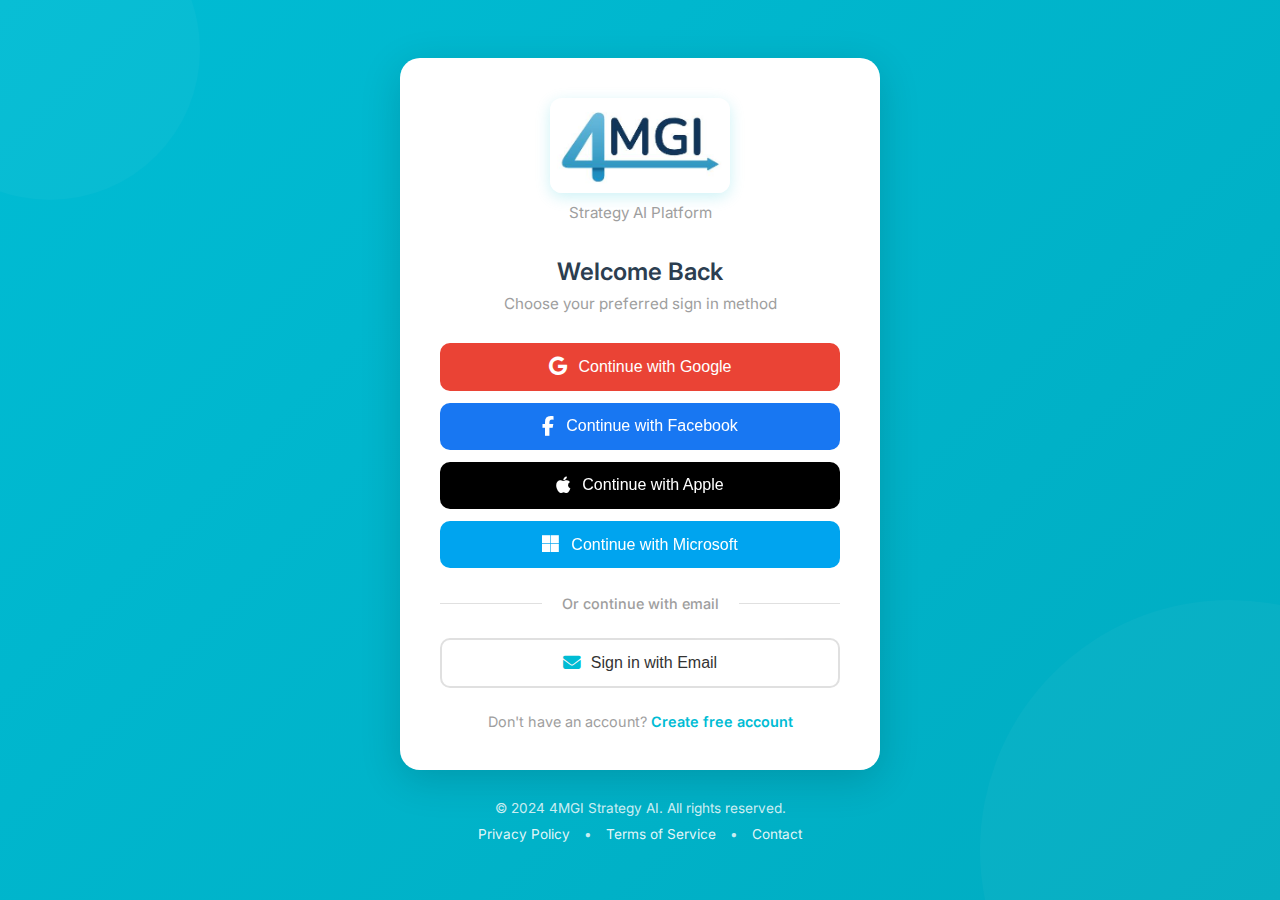
<file: index.html>
<!DOCTYPE html>
<html lang="vi">

<head>
  <meta charset="UTF-8">
  <meta name="viewport" content="width=device-width, initial-scale=1.0">
  <title>Login - 4MGI Strategy AI</title>
  <link href="https://fonts.googleapis.com/css2?family=Inter:wght@400;500;600;700&display=swap" rel="stylesheet">
  <link rel="stylesheet" href="https://cdnjs.cloudflare.com/ajax/libs/font-awesome/6.5.2/css/all.min.css">
  <link rel="stylesheet" href="./login.css">
</head>

<body>
  <div class="login-container">
    <!-- Background Pattern -->
    <div class="bg-pattern">
      <div class="pattern-circle pattern-circle-1"></div>
      <div class="pattern-circle pattern-circle-2"></div>
      <div class="pattern-circle pattern-circle-3"></div>
    </div>

    <!-- Login Card -->
    <div class="login-card">
      <!-- Logo & Brand -->
      <div class="login-header">
        <div class="logo-wrapper">
          <img src="./images/logo.jfif" alt="4MGI Logo" class="logo-image">
        </div>
        <p class="tagline">Strategy AI Platform</p>
      </div>

      <!-- Main Content -->
      <div class="login-content">
        <h2 class="form-title">Welcome Back</h2>
        <p class="form-subtitle">Choose your preferred sign in method</p>

        <!-- Social Login Options (PRIMARY) -->
        <div class="social-login-primary">
          <button type="button" class="btn-social-large btn-google" id="googleLogin">
            <i class="fab fa-google"></i>
            <span>Continue with Google</span>
          </button>

          <button type="button" class="btn-social-large btn-facebook" id="facebookLogin">
            <i class="fab fa-facebook-f"></i>
            <span>Continue with Facebook</span>
          </button>

          <button type="button" class="btn-social-large btn-apple" id="appleLogin">
            <i class="fab fa-apple"></i>
            <span>Continue with Apple</span>
          </button>

          <button type="button" class="btn-social-large btn-microsoft" id="microsoftLogin">
            <i class="fab fa-microsoft"></i>
            <span>Continue with Microsoft</span>
          </button>
        </div>

        <!-- Divider -->
        <div class="divider-with-text">
          <span>Or continue with email</span>
        </div>

        <!-- Email Login Option (SECONDARY) -->
        <button type="button" class="btn-email-login" id="emailLoginBtn">
          <i class="fas fa-envelope"></i>
          <span>Sign in with Email</span>
        </button>

        <!-- Sign Up Link -->
        <p class="signup-link">
          Don't have an account?
          <a href="#" id="signupLink">Create free account</a>
        </p>
      </div>
    </div>

    <!-- Footer -->
    <footer class="login-footer">
      <p>&copy; 2024 4MGI Strategy AI. All rights reserved.</p>
      <div class="footer-links">
        <a href="#">Privacy Policy</a>
        <span>•</span>
        <a href="#">Terms of Service</a>
        <span>•</span>
        <a href="#">Contact</a>
      </div>
    </footer>
  </div>

  <!-- Email Login Modal -->
  <div class="modal-overlay" id="emailLoginModal">
    <div class="modal-content">
      <button class="modal-close" id="emailModalClose">
        <i class="fas fa-times"></i>
      </button>

      <div class="modal-header">
        <i class="fas fa-envelope modal-icon"></i>
        <h3>Sign in with Email</h3>
        <p>Enter your credentials to continue</p>
      </div>

      <form class="modal-form" id="emailLoginForm">
        <!-- Email Input -->
        <div class="form-group">
          <label for="email" class="form-label">Email Address</label>
          <div class="input-wrapper">
            <i class="fas fa-envelope input-icon"></i>
            <input type="email" id="email" name="email" class="form-input" placeholder="john@example.com" required>
          </div>
          <span class="error-message" id="emailError"></span>
        </div>

        <!-- Password Input -->
        <div class="form-group">
          <label for="password" class="form-label">
            Password
            <a href="#" class="forgot-link" id="forgotPasswordLink">Forgot?</a>
          </label>
          <div class="input-wrapper">
            <i class="fas fa-lock input-icon"></i>
            <input type="password" id="password" name="password" class="form-input" placeholder="••••••••" required>
            <button type="button" class="toggle-password" id="togglePassword">
              <i class="fas fa-eye"></i>
            </button>
          </div>
          <span class="error-message" id="passwordError"></span>
        </div>

        <!-- Remember Me -->
        <div class="form-group checkbox-group">
          <label class="checkbox-label">
            <input type="checkbox" id="remember" name="remember">
            <span class="checkbox-custom"></span>
            <span>Keep me signed in</span>
          </label>
        </div>

        <!-- Submit Button -->
        <button type="submit" class="btn btn-primary btn-block">
          <span class="btn-text">Sign In</span>
          <i class="fas fa-arrow-right btn-icon"></i>
        </button>

        <!-- Back to Social -->
        <p class="back-to-social">
          <a href="#" id="backToSocial">
            <i class="fas fa-chevron-left"></i> Back to other options
          </a>
        </p>
      </form>
    </div>
  </div>

  <!-- Forgot Password Modal -->
  <div class="modal-overlay" id="forgotModal">
    <div class="modal-content">
      <button class="modal-close" id="forgotModalClose">
        <i class="fas fa-times"></i>
      </button>

      <div class="modal-header">
        <i class="fas fa-key modal-icon"></i>
        <h3>Reset Password</h3>
        <p>Enter your email to receive reset instructions</p>
      </div>

      <form class="modal-form" id="forgotForm">
        <div class="form-group">
          <label for="resetEmail" class="form-label">Email Address</label>
          <div class="input-wrapper">
            <i class="fas fa-envelope input-icon"></i>
            <input type="email" id="resetEmail" name="resetEmail" class="form-input" placeholder="john@example.com"
              required>
          </div>
        </div>

        <button type="submit" class="btn btn-primary btn-block">
          Send Reset Link
        </button>

        <p class="back-to-login">
          Remember your password?
          <a href="#" id="backToEmailLogin">Back to login</a>
        </p>
      </form>
    </div>
  </div>

  <!-- Sign Up Modal -->
  <div class="modal-overlay" id="signupModal">
    <div class="modal-content modal-signup">
      <button class="modal-close" id="signupModalClose">
        <i class="fas fa-times"></i>
      </button>

      <div class="modal-header">
        <i class="fas fa-user-plus modal-icon"></i>
        <h3>Create Account</h3>
        <p>Start your 14-day free trial</p>
      </div>

      <!-- Social Signup Options -->
      <div class="social-signup">
        <button type="button" class="btn-social-signup btn-google-signup">
          <i class="fab fa-google"></i>
          <span>Sign up with Google</span>
        </button>
        <button type="button" class="btn-social-signup btn-facebook-signup">
          <i class="fab fa-facebook-f"></i>
          <span>Sign up with Facebook</span>
        </button>
      </div>

      <div class="divider-small">
        <span>or</span>
      </div>

      <form class="modal-form" id="signupForm">
        <div class="form-row">
          <div class="form-group">
            <label for="firstName" class="form-label">First Name</label>
            <input type="text" id="firstName" name="firstName" class="form-input" placeholder="John" required>
          </div>

          <div class="form-group">
            <label for="lastName" class="form-label">Last Name</label>
            <input type="text" id="lastName" name="lastName" class="form-input" placeholder="Doe" required>
          </div>
        </div>

        <div class="form-group">
          <label for="signupEmail" class="form-label">Email Address</label>
          <div class="input-wrapper">
            <i class="fas fa-envelope input-icon"></i>
            <input type="email" id="signupEmail" name="signupEmail" class="form-input" placeholder="john@example.com"
              required>
          </div>
        </div>

        <div class="form-group">
          <label for="signupPassword" class="form-label">Password</label>
          <div class="input-wrapper">
            <i class="fas fa-lock input-icon"></i>
            <input type="password" id="signupPassword" name="signupPassword" class="form-input"
              placeholder="Min. 8 characters" required>
          </div>
          <div class="password-strength">
            <div class="strength-bar">
              <div class="strength-fill" id="strengthFill"></div>
            </div>
            <span class="strength-text" id="strengthText">Password strength</span>
          </div>
        </div>

        <div class="form-group checkbox-group">
          <label class="checkbox-label">
            <input type="checkbox" id="terms" name="terms" required>
            <span class="checkbox-custom"></span>
            <span>I agree to the <a href="#">Terms</a> and <a href="#">Privacy Policy</a></span>
          </label>
        </div>

        <button type="submit" class="btn btn-primary btn-block">
          Create Account
        </button>

        <p class="back-to-login">
          Already have an account?
          <a href="#" id="backToMain">Sign in</a>
        </p>
      </form>
    </div>
  </div>

  <script src="./login.js"></script>
</body>

</html>
</file>
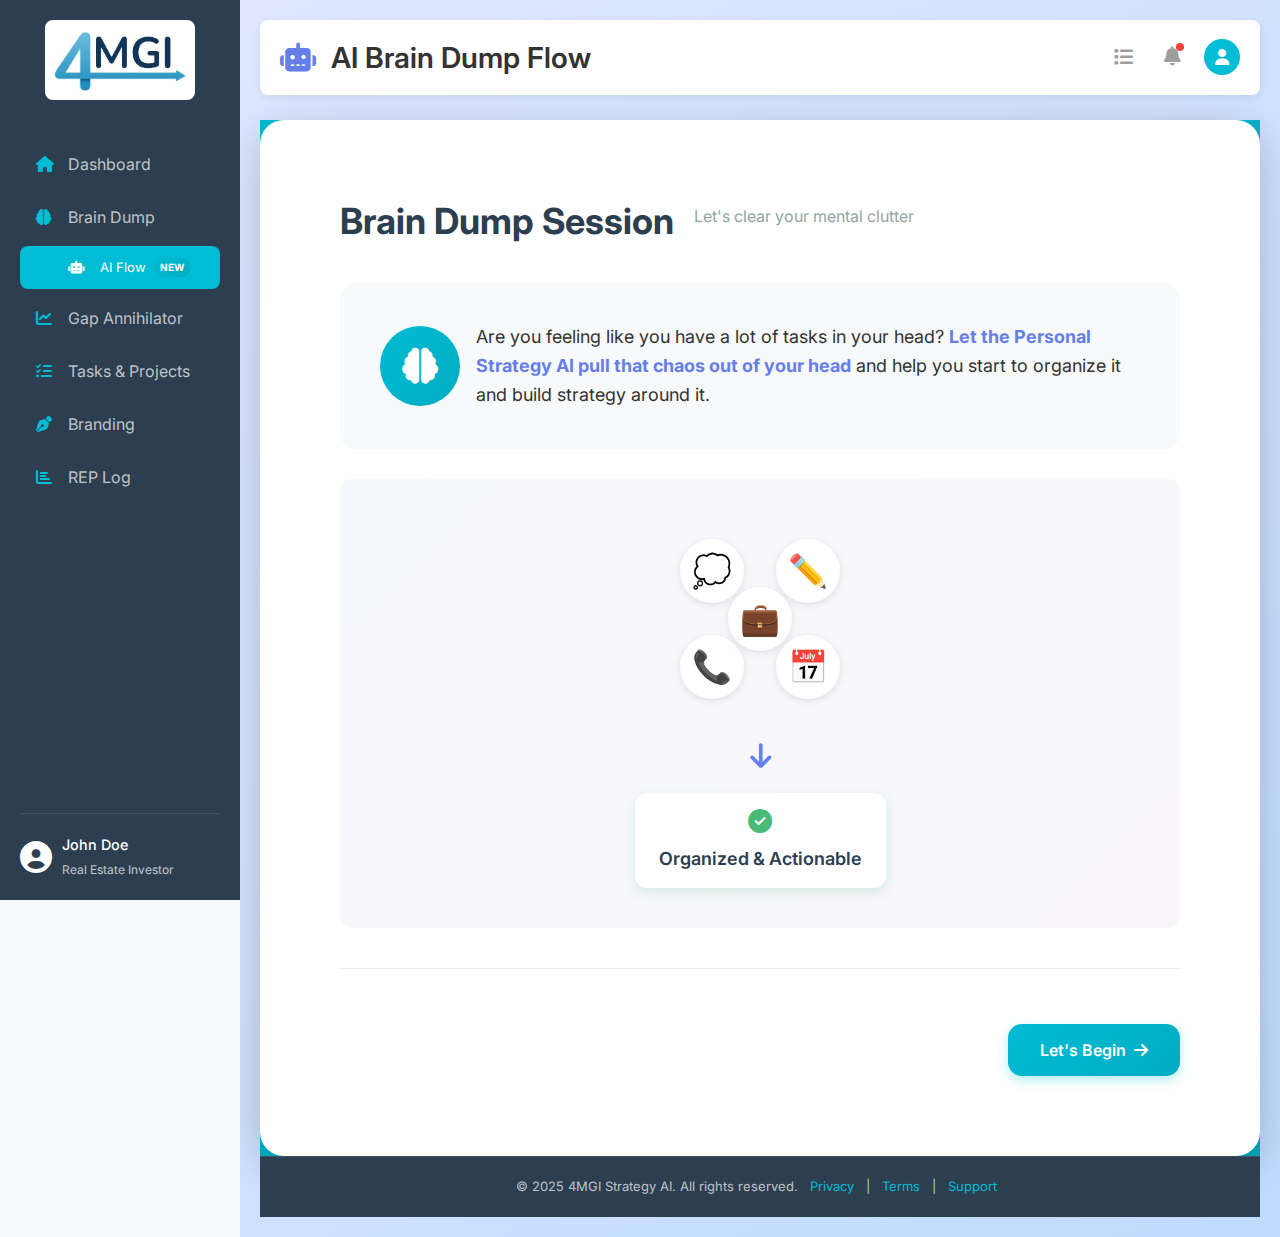
<file: brain-dump-flow.html>
<!DOCTYPE html>
<html lang="en">

<head>
  <meta charset="UTF-8">
  <meta name="viewport" content="width=device-width, initial-scale=1.0">
  <title>AI Brain Dump Flow - 4MGI Strategy AI</title>
  <link href="https://fonts.googleapis.com/css2?family=Inter:wght@400;500;600;700&display=swap" rel="stylesheet">
  <link rel="stylesheet" href="https://cdnjs.cloudflare.com/ajax/libs/font-awesome/6.5.2/css/all.min.css">
  <link rel="stylesheet" href="./style.css">
  <link rel="stylesheet" href="./design-system.css">
  <link rel="stylesheet" href="./layout.css">
  <link rel="stylesheet" href="./brain-dump-flow.css">
  <link rel="stylesheet" href="./brain-dump-flow-responsive.css">
</head>

<body>
  <div class="app-container">
    <!-- Sidebar (Desktop/Tablet) -->
    <aside class="sidebar">
      <div class="logo">
        <img src="./images/logo.jfif" alt="4MGI Logo">
      </div>
      <nav class="main-nav">
        <a href="home.html" class="nav-item"><i class="fas fa-home"></i><span>Dashboard</span></a>
        <div class="nav-item-group">
          <a href="brain-dump.html" class="nav-item"><i class="fas fa-brain"></i><span>Brain Dump</span></a>
          <a href="brain-dump-flow.html" class="nav-item nav-item-sub active" style="padding-left: 48px; font-size: 13px;">
            <i class="fas fa-robot"></i><span>AI Flow</span>
            <span style="
              background: linear-gradient(135deg, var(--color-primary), #00acc1);
              color: white;
              padding: 2px 6px;
              border-radius: 8px;
              font-size: 10px;
              margin-left: 8px;
              font-weight: 700;
            ">NEW</span>
          </a>
        </div>
        <a href="gap-annihilator.html" class="nav-item"><i class="fas fa-chart-line"></i><span>Gap Annihilator</span></a>
        <a href="#" class="nav-item"><i class="fas fa-tasks"></i><span>Tasks & Projects</span></a>
        <a href="branding.html" class="nav-item"><i class="fas fa-pen-nib"></i><span>Branding</span></a>
        <a href="rep-logger.html" class="nav-item"><i class="fas fa-chart-bar"></i><span>REP Log</span></a>
      </nav>
      <div class="user-profile">
        <i class="fas fa-user-circle"></i>
        <div class="user-info">
          <p>John Doe</p>
          <small>Real Estate Investor</small>
        </div>
      </div>
    </aside>

    <!-- Main Content Area -->
    <main class="content-area">
      <!-- Top Header -->
      <header class="top-header">
        <div class="header-left">
          <h1><i class="fas fa-robot" style="color: #667eea; margin-right: 8px;"></i> AI Brain Dump Flow</h1>
        </div>
        <div class="header-actions">
          <a href="brain-dump.html" class="icon-btn" title="Back to Brain Dump List">
            <i class="fas fa-list"></i>
          </a>
          <button class="icon-btn"><i class="fas fa-bell notification-dot"></i></button>
          <div class="user-avatar"><i class="fas fa-user"></i></div>
        </div>
      </header>

      <!-- Brain Dump Flow Content -->
      <div class="brain-dump-flow-wrapper with-layout">
        <div class="brain-dump-flow-container">
          <div id="brainDumpFlowContainer">
            <!-- Content will be dynamically rendered by JavaScript -->
          </div>
        </div>
      </div>

      <!-- Footer -->
      <footer class="app-footer">
        <p>&copy; 2025 4MGI Strategy AI. All rights reserved. 
          <a href="#">Privacy</a> | <a href="#">Terms</a> | <a href="#">Support</a>
        </p>
      </footer>
    </main>

    <!-- Mobile Bottom Navigation -->
    <nav class="mobile-nav">
      <div class="mobile-nav-items">
        <a href="home.html" class="mobile-nav-item">
          <i class="fas fa-home"></i>
          <span>Home</span>
        </a>
        <a href="brain-dump.html" class="mobile-nav-item active">
          <i class="fas fa-brain"></i>
          <span>Dump</span>
        </a>
        <a href="gap-annihilator.html" class="mobile-nav-item">
          <i class="fas fa-chart-line"></i>
          <span>Gap</span>
        </a>
        <a href="rep-logger.html" class="mobile-nav-item">
          <i class="fas fa-chart-bar"></i>
          <span>REP</span>
        </a>
        <a href="branding.html" class="mobile-nav-item">
          <i class="fas fa-pen-nib"></i>
          <span>Brand</span>
        </a>
      </div>
    </nav>
  </div>

  <!-- Reuse notification system -->
  <script>
    // Notification System (copied from existing)
    function showNotification(title, message, type = 'info') {
      const notification = document.createElement('div');
      notification.className = `notification ${type}`;
      notification.style.cssText = `
        position: fixed;
        top: 20px;
        right: 20px;
        background: white;
        padding: 16px 20px;
        border-radius: 12px;
        box-shadow: 0 4px 12px rgba(0,0,0,0.15);
        z-index: 10000;
        min-width: 300px;
        max-width: 400px;
        animation: slideInRight 0.3s ease;
      `;

      const colors = {
        success: '#4caf50',
        error: '#f44336',
        warning: '#ff9800',
        info: '#00bcd4'
      };

      const icons = {
        success: 'fa-check-circle',
        error: 'fa-exclamation-circle',
        warning: 'fa-exclamation-triangle',
        info: 'fa-info-circle'
      };

      notification.innerHTML = `
        <div style="display: flex; align-items: center; gap: 12px;">
          <i class="fas ${icons[type]}" style="font-size: 24px; color: ${colors[type]};"></i>
          <div style="flex: 1;">
            <div style="font-weight: 600; color: #2c3e50; margin-bottom: 4px;">${title}</div>
            <div style="font-size: 14px; color: #666;">${message}</div>
          </div>
          <button onclick="this.closest('.notification').remove()" style="background: none; border: none; font-size: 20px; color: #999; cursor: pointer;">
            <i class="fas fa-times"></i>
          </button>
        </div>
      `;

      document.body.appendChild(notification);

      setTimeout(() => {
        notification.style.animation = 'slideOutRight 0.3s ease';
        setTimeout(() => notification.remove(), 300);
      }, 4000);
    }

    // Add animation keyframes
    const style = document.createElement('style');
    style.textContent = `
      @keyframes slideInRight {
        from {
          transform: translateX(400px);
          opacity: 0;
        }
        to {
          transform: translateX(0);
          opacity: 1;
        }
      }

      @keyframes slideOutRight {
        from {
          transform: translateX(0);
          opacity: 1;
        }
        to {
          transform: translateX(400px);
          opacity: 0;
        }
      }
    `;
    document.head.appendChild(style);
  </script>

  <script src="./brain-dump-flow.js"></script>
</body>

</html>
</file>
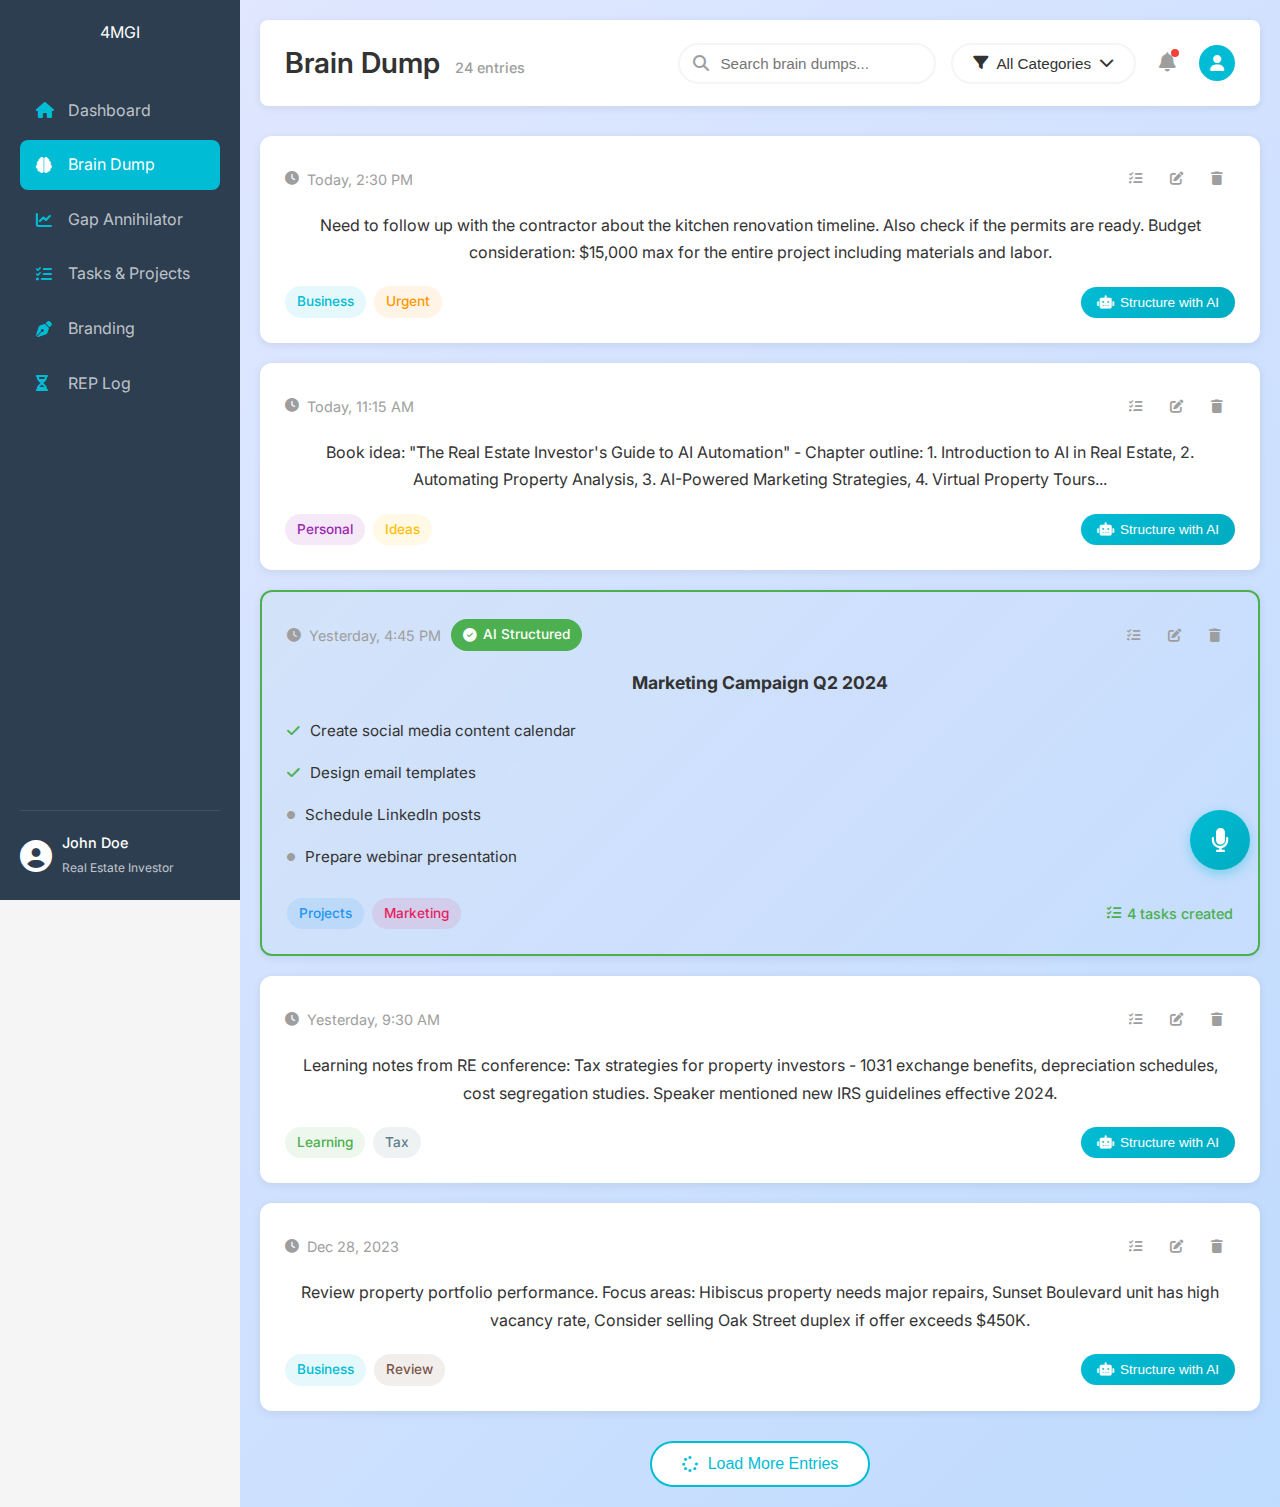
<file: brain-dump.html>
<!DOCTYPE html>
<html lang="vi">

<head>
  <meta charset="UTF-8">
  <meta name="viewport" content="width=device-width, initial-scale=1.0">
  <title>Brain Dump - 4MGI Strategy AI</title>
  <link href="https://fonts.googleapis.com/css2?family=Inter:wght@400;500;600;700&display=swap" rel="stylesheet">
  <link rel="stylesheet" href="https://cdnjs.cloudflare.com/ajax/libs/font-awesome/6.5.2/css/all.min.css">
  <link rel="stylesheet" href="./style.css">
</head>

<body>
  <div class="app-container">
    <aside class="sidebar">
      <div class="logo">4MGI</div>
      <nav class="main-nav">
        <a href="home.html" class="nav-item"><i class="fas fa-home"></i><span>Dashboard</span></a>
        <a href="brain-dump.html" class="nav-item active"><i class="fas fa-brain"></i><span>Brain Dump</span></a>
        <a href="#" class="nav-item"><i class="fas fa-chart-line"></i><span>Gap Annihilator</span></a>
        <a href="#" class="nav-item"><i class="fas fa-tasks"></i><span>Tasks & Projects</span></a>
        <a href="#" class="nav-item"><i class="fas fa-pen-nib"></i><span>Branding</span></a>
        <a href="#" class="nav-item"><i class="fas fa-hourglass-half"></i><span>REP Log</span></a>
      </nav>
      <div class="user-profile">
        <i class="fas fa-user-circle"></i>
        <div class="user-info">
          <p>John Doe</p>
          <small>Real Estate Investor</small>
        </div>
      </div>
    </aside>

    <main class="content-area">
      <header class="top-header brain-dump-header">
        <div class="header-left">
          <h1>Brain Dump</h1>
          <span class="entry-count">24 entries</span>
        </div>
        <div class="header-actions">
          <div class="search-filter-wrapper">
            <div class="search-bar">
              <i class="fas fa-search"></i>
              <input type="text" placeholder="Search brain dumps..." id="searchInput">
            </div>
            <div class="filter-dropdown">
              <button class="filter-btn" id="filterBtn">
                <i class="fas fa-filter"></i>
                <span>All Categories</span>
                <i class="fas fa-chevron-down"></i>
              </button>
              <div class="filter-menu" id="filterMenu">
                <a href="#" class="filter-option active" data-filter="all">All Categories</a>
                <a href="#" class="filter-option" data-filter="business">Business Ideas</a>
                <a href="#" class="filter-option" data-filter="personal">Personal Goals</a>
                <a href="#" class="filter-option" data-filter="projects">Projects</a>
                <a href="#" class="filter-option" data-filter="learning">Learning Notes</a>
                <a href="#" class="filter-option" data-filter="other">Other</a>
              </div>
            </div>
          </div>
          <button class="icon-btn"><i class="fas fa-bell notification-dot"></i></button>
          <div class="user-avatar"><i class="fas fa-user"></i></div>
        </div>
      </header>

      <section class="brain-dump-container">
        <div class="brain-dump-list">

          <!-- Brain Dump Entry 1 -->
          <div class="brain-dump-entry" data-category="business">
            <div class="entry-header">
              <div class="entry-time">
                <i class="fas fa-clock"></i>
                <span>Today, 2:30 PM</span>
              </div>
              <div class="entry-actions">
                <button class="action-icon" title="Convert to Task">
                  <i class="fas fa-tasks"></i>
                </button>
                <button class="action-icon" title="Edit">
                  <i class="fas fa-edit"></i>
                </button>
                <button class="action-icon" title="Delete">
                  <i class="fas fa-trash"></i>
                </button>
              </div>
            </div>
            <div class="entry-content">
              <p>Need to follow up with the contractor about the kitchen renovation timeline. Also check if the permits
                are ready. Budget consideration: $15,000 max for the entire project including materials and labor.</p>
            </div>
            <div class="entry-footer">
              <div class="entry-tags">
                <span class="tag tag-business">Business</span>
                <span class="tag tag-urgent">Urgent</span>
              </div>
              <button class="structure-ai-btn">
                <i class="fas fa-robot"></i>
                Structure with AI
              </button>
            </div>
          </div>

          <!-- Brain Dump Entry 2 -->
          <div class="brain-dump-entry" data-category="personal">
            <div class="entry-header">
              <div class="entry-time">
                <i class="fas fa-clock"></i>
                <span>Today, 11:15 AM</span>
              </div>
              <div class="entry-actions">
                <button class="action-icon" title="Convert to Task">
                  <i class="fas fa-tasks"></i>
                </button>
                <button class="action-icon" title="Edit">
                  <i class="fas fa-edit"></i>
                </button>
                <button class="action-icon" title="Delete">
                  <i class="fas fa-trash"></i>
                </button>
              </div>
            </div>
            <div class="entry-content">
              <p>Book idea: "The Real Estate Investor's Guide to AI Automation" - Chapter outline: 1. Introduction to AI
                in Real Estate, 2. Automating Property Analysis, 3. AI-Powered Marketing Strategies, 4. Virtual Property
                Tours...</p>
            </div>
            <div class="entry-footer">
              <div class="entry-tags">
                <span class="tag tag-personal">Personal</span>
                <span class="tag tag-ideas">Ideas</span>
              </div>
              <button class="structure-ai-btn">
                <i class="fas fa-robot"></i>
                Structure with AI
              </button>
            </div>
          </div>

          <!-- Brain Dump Entry 3 -->
          <div class="brain-dump-entry structured" data-category="projects">
            <div class="entry-header">
              <div class="entry-time">
                <i class="fas fa-clock"></i>
                <span>Yesterday, 4:45 PM</span>
              </div>
              <div class="structured-badge">
                <i class="fas fa-check-circle"></i>
                AI Structured
              </div>
              <div class="entry-actions">
                <button class="action-icon" title="View Tasks">
                  <i class="fas fa-list-check"></i>
                </button>
                <button class="action-icon" title="Edit">
                  <i class="fas fa-edit"></i>
                </button>
                <button class="action-icon" title="Delete">
                  <i class="fas fa-trash"></i>
                </button>
              </div>
            </div>
            <div class="entry-content">
              <div class="structured-content">
                <h4>Marketing Campaign Q2 2024</h4>
                <ul class="structured-list">
                  <li><i class="fas fa-check"></i> Create social media content calendar</li>
                  <li><i class="fas fa-check"></i> Design email templates</li>
                  <li><i class="fas fa-circle"></i> Schedule LinkedIn posts</li>
                  <li><i class="fas fa-circle"></i> Prepare webinar presentation</li>
                </ul>
              </div>
            </div>
            <div class="entry-footer">
              <div class="entry-tags">
                <span class="tag tag-projects">Projects</span>
                <span class="tag tag-marketing">Marketing</span>
              </div>
              <div class="task-count">
                <i class="fas fa-tasks"></i>
                4 tasks created
              </div>
            </div>
          </div>

          <!-- Brain Dump Entry 4 -->
          <div class="brain-dump-entry" data-category="learning">
            <div class="entry-header">
              <div class="entry-time">
                <i class="fas fa-clock"></i>
                <span>Yesterday, 9:30 AM</span>
              </div>
              <div class="entry-actions">
                <button class="action-icon" title="Convert to Task">
                  <i class="fas fa-tasks"></i>
                </button>
                <button class="action-icon" title="Edit">
                  <i class="fas fa-edit"></i>
                </button>
                <button class="action-icon" title="Delete">
                  <i class="fas fa-trash"></i>
                </button>
              </div>
            </div>
            <div class="entry-content">
              <p>Learning notes from RE conference: Tax strategies for property investors - 1031 exchange benefits,
                depreciation schedules, cost segregation studies. Speaker mentioned new IRS guidelines effective 2024.
              </p>
            </div>
            <div class="entry-footer">
              <div class="entry-tags">
                <span class="tag tag-learning">Learning</span>
                <span class="tag tag-tax">Tax</span>
              </div>
              <button class="structure-ai-btn">
                <i class="fas fa-robot"></i>
                Structure with AI
              </button>
            </div>
          </div>

          <!-- Brain Dump Entry 5 -->
          <div class="brain-dump-entry" data-category="business">
            <div class="entry-header">
              <div class="entry-time">
                <i class="fas fa-clock"></i>
                <span>Dec 28, 2023</span>
              </div>
              <div class="entry-actions">
                <button class="action-icon" title="Convert to Task">
                  <i class="fas fa-tasks"></i>
                </button>
                <button class="action-icon" title="Edit">
                  <i class="fas fa-edit"></i>
                </button>
                <button class="action-icon" title="Delete">
                  <i class="fas fa-trash"></i>
                </button>
              </div>
            </div>
            <div class="entry-content">
              <p>Review property portfolio performance. Focus areas: Hibiscus property needs major repairs, Sunset
                Boulevard unit has high vacancy rate, Consider selling Oak Street duplex if offer exceeds $450K.</p>
            </div>
            <div class="entry-footer">
              <div class="entry-tags">
                <span class="tag tag-business">Business</span>
                <span class="tag tag-review">Review</span>
              </div>
              <button class="structure-ai-btn">
                <i class="fas fa-robot"></i>
                Structure with AI
              </button>
            </div>
          </div>

        </div>

        <!-- Load More Button -->
        <div class="load-more-wrapper">
          <button class="load-more-btn">
            <i class="fas fa-spinner"></i>
            Load More Entries
          </button>
        </div>
      </section>
    </main>
  </div>

  <!-- Bottom Navigation -->
  <nav class="bottom-nav">
    <a href="home.html"><i class="fas fa-home"></i>Home</a>
    <a href="brain-dump.html" class="active"><i class="fas fa-brain"></i>Brain Dump</a>
    <a href="#"><i class="fas fa-tasks"></i>Tasks</a>
    <a href="#"><i class="fas fa-pen-nib"></i>Branding</a>
    <a href="#"><i class="fas fa-user"></i>Profile</a>
  </nav>

  <!-- Floating Action Button -->
  <button class="fab" id="fabButton" aria-label="New Brain Dump">
    <i class="fas fa-microphone"></i>
  </button>

  <!-- Brain Dump Modal (Same as Dashboard) -->
  <div class="modal-overlay" id="modalOverlay">
    <div class="modal-content" id="modalContent">
      <button class="modal-close" id="modalClose" aria-label="Close">
        <i class="fas fa-times"></i>
      </button>

      <div class="brain-dump-modal">
        <div class="mic-icon-wrapper">
          <button class="mic-button" id="micButton">
            <i class="fas fa-microphone"></i>
          </button>
          <div class="pulse-ring"></div>
        </div>

        <div class="input-container">
          <textarea class="brain-dump-input" id="brainDumpInput" placeholder="Type or tap mic to start speaking..."
            rows="4"></textarea>
        </div>

        <button class="structure-btn" id="structureBtn">
          <i class="fas fa-robot"></i>
          Structure with AI
        </button>

        <div class="voice-indicator" id="voiceIndicator">
          <span class="recording-dot"></span>
          <span>Listening...</span>
        </div>
      </div>
    </div>
  </div>

  <!-- Task Management Modal -->
  <div class="task-modal-overlay" id="taskModalOverlay">
    <div class="task-modal-content">
      <div class="task-modal-header">
        <h3 id="taskModalTitle">Create New Task</h3>
        <button class="task-modal-close" id="taskModalClose">
          <i class="fas fa-times"></i>
        </button>
      </div>
      
      <div class="task-modal-body">
        <form id="taskForm">
          <div class="form-group">
            <label for="taskName">Task Name</label>
            <input type="text" id="taskName" name="taskName" placeholder="Enter task name..." required>
          </div>
          
          <div class="form-group">
            <label for="taskDescription">Description</label>
            <textarea id="taskDescription" name="taskDescription" placeholder="Enter task description..." rows="3"></textarea>
          </div>
          
          <div class="form-row">
            <div class="form-group">
              <label for="taskPriority">Priority</label>
              <select id="taskPriority" name="taskPriority">
                <option value="normal">Normal</option>
                <option value="high">High Priority</option>
                <option value="urgent">Urgent</option>
              </select>
            </div>
            
            <div class="form-group">
              <label for="taskCategory">Category</label>
              <select id="taskCategory" name="taskCategory">
                <option value="daily">Daily</option>
                <option value="weekly">Weekly</option>
                <option value="monthly">Monthly</option>
              </select>
            </div>
          </div>
          
          <div class="form-group">
            <label for="taskDueDate">Due Date (Optional)</label>
            <input type="date" id="taskDueDate" name="taskDueDate">
          </div>
        </form>
      </div>
      
      <div class="task-modal-footer">
        <button type="button" class="btn-secondary" id="taskCancelBtn">
          <i class="fas fa-times"></i> Cancel
        </button>
        <button type="button" class="btn-primary" id="taskSaveBtn">
          <i class="fas fa-save"></i> Save Task
        </button>
      </div>
    </div>
  </div>

  <script src="./brain-dump.js"></script>
</body>

</html>
</file>
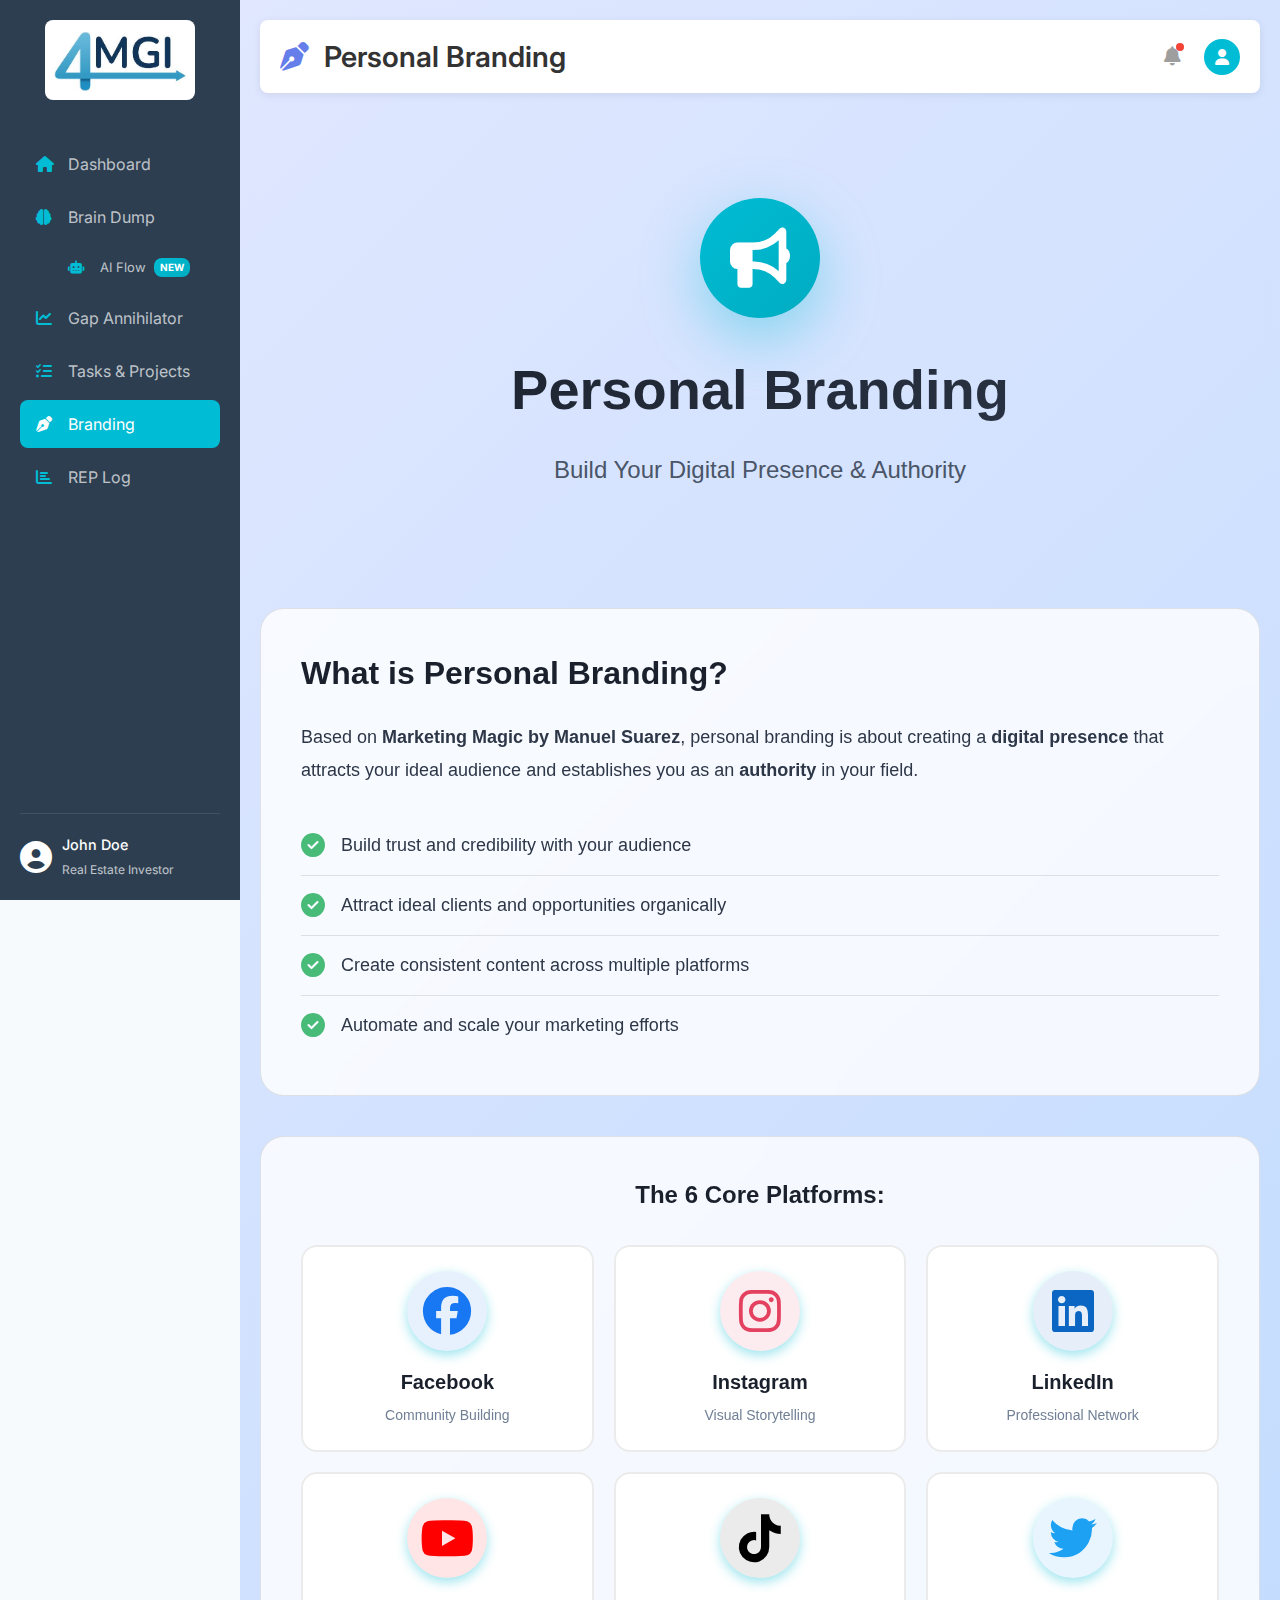
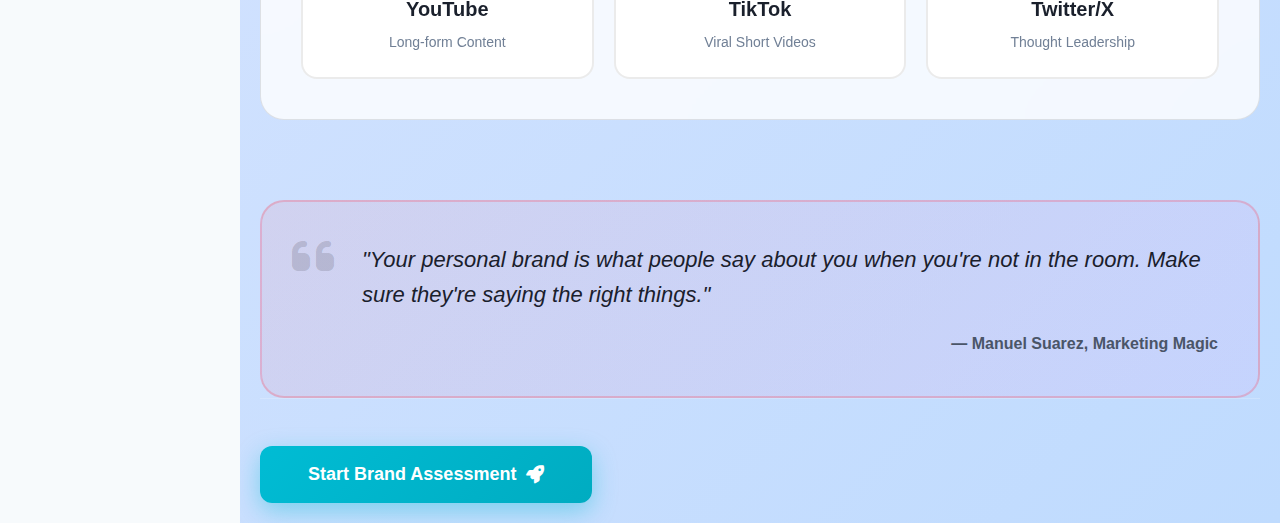
<file: branding.html>
<!DOCTYPE html>
<html lang="en">
<head>
  <meta charset="UTF-8">
  <meta name="viewport" content="width=device-width, initial-scale=1.0">
  <title>Personal Branding - 4MGI Strategy AI</title>
  
  <!-- Fonts -->
  <link href="https://fonts.googleapis.com/css2?family=Inter:wght@400;500;600;700&display=swap" rel="stylesheet">
  <link rel="stylesheet" href="https://cdnjs.cloudflare.com/ajax/libs/font-awesome/6.5.2/css/all.min.css">
  
  <!-- Styles -->
  <link rel="stylesheet" href="./style.css">
  <link rel="stylesheet" href="./design-system.css">
  <link rel="stylesheet" href="./layout.css">
  <link rel="stylesheet" href="./branding.css">
  
  <style>
    /* Global Reset */
    * {
      margin: 0;
      padding: 0;
      box-sizing: border-box;
    }

    body {
      margin: 0;
      padding: 0;
      overflow-x: hidden;
    }

    /* SVG Gradient Definition for Score Circle */
    svg {
      width: 100%;
      height: 100%;
    }

    /* Notification System */
    .notification-container {
      position: fixed;
      top: 20px;
      right: 20px;
      z-index: 10000;
      display: flex;
      flex-direction: column;
      gap: 12px;
      pointer-events: none;
    }

    .notification {
      background: rgba(255, 255, 255, 0.95);
      backdrop-filter: blur(10px);
      border-radius: 12px;
      padding: 16px 20px;
      box-shadow: 0 8px 32px rgba(0, 0, 0, 0.2);
      display: flex;
      align-items: center;
      gap: 12px;
      min-width: 300px;
      max-width: 400px;
      pointer-events: all;
      animation: slideIn 0.3s ease-out;
      border-left: 4px solid;
    }

    .notification.success {
      border-left-color: #48bb78;
    }

    .notification.error {
      border-left-color: #fc8181;
    }

    .notification.warning {
      border-left-color: #f6e05e;
    }

    .notification.info {
      border-left-color: #667eea;
    }

    .notification-icon {
      width: 40px;
      height: 40px;
      border-radius: 50%;
      display: flex;
      align-items: center;
      justify-content: center;
      flex-shrink: 0;
    }

    .notification.success .notification-icon {
      background: rgba(72, 187, 120, 0.15);
      color: #48bb78;
    }

    .notification.error .notification-icon {
      background: rgba(252, 129, 129, 0.15);
      color: #fc8181;
    }

    .notification.warning .notification-icon {
      background: rgba(246, 224, 94, 0.15);
      color: #f6e05e;
    }

    .notification.info .notification-icon {
      background: rgba(102, 126, 234, 0.15);
      color: #667eea;
    }

    .notification-content {
      flex: 1;
    }

    .notification-title {
      font-size: 16px;
      font-weight: 700;
      color: #1a202c;
      margin-bottom: 4px;
    }

    .notification-message {
      font-size: 14px;
      color: #4a5568;
    }

    .notification-close {
      background: none;
      border: none;
      color: #a0aec0;
      cursor: pointer;
      font-size: 18px;
      padding: 4px;
      transition: color 0.2s;
      flex-shrink: 0;
    }

    .notification-close:hover {
      color: #4a5568;
    }

    @keyframes slideIn {
      from {
        transform: translateX(100%);
        opacity: 0;
      }
      to {
        transform: translateX(0);
        opacity: 1;
      }
    }

    @keyframes slideOut {
      from {
        transform: translateX(0);
        opacity: 1;
      }
      to {
        transform: translateX(100%);
        opacity: 0;
      }
    }
  </style>
</head>
<body>
  <!-- SVG Definitions -->
  <svg style="position: absolute; width: 0; height: 0;">
    <defs>
      <linearGradient id="scoreGradient" x1="0%" y1="0%" x2="100%" y2="100%">
        <stop offset="0%" style="stop-color:#f5576c;stop-opacity:1" />
        <stop offset="100%" style="stop-color:#f093fb;stop-opacity:1" />
      </linearGradient>
    </defs>
  </svg>

  <div class="app-container">
    <!-- Sidebar (Desktop/Tablet) -->
    <aside class="sidebar">
      <div class="logo">
        <img src="./images/logo.jfif" alt="4MGI Logo">
      </div>
      <nav class="main-nav">
        <a href="home.html" class="nav-item"><i class="fas fa-home"></i><span>Dashboard</span></a>
        <div class="nav-item-group">
          <a href="brain-dump.html" class="nav-item"><i class="fas fa-brain"></i><span>Brain Dump</span></a>
          <a href="brain-dump-flow.html" class="nav-item nav-item-sub" style="padding-left: 48px; font-size: 13px;">
            <i class="fas fa-robot"></i><span>AI Flow</span>
            <span style="
              background: linear-gradient(135deg, var(--color-primary), #00acc1);
              color: white;
              padding: 2px 6px;
              border-radius: 8px;
              font-size: 10px;
              margin-left: 8px;
              font-weight: 700;
            ">NEW</span>
          </a>
        </div>
        <a href="gap-annihilator.html" class="nav-item"><i class="fas fa-chart-line"></i><span>Gap Annihilator</span></a>
        <a href="#" class="nav-item"><i class="fas fa-tasks"></i><span>Tasks & Projects</span></a>
        <a href="branding.html" class="nav-item active"><i class="fas fa-pen-nib"></i><span>Branding</span></a>
        <a href="rep-logger.html" class="nav-item"><i class="fas fa-chart-bar"></i><span>REP Log</span></a>
      </nav>
      <div class="user-profile">
        <i class="fas fa-user-circle"></i>
        <div class="user-info">
          <p>John Doe</p>
          <small>Real Estate Investor</small>
        </div>
      </div>
    </aside>

    <!-- Main Content Area -->
    <main class="content-area">
      <!-- Top Header -->
      <header class="top-header">
        <div class="header-left">
          <h1><i class="fas fa-pen-nib" style="color: #667eea; margin-right: 8px;"></i> Personal Branding</h1>
        </div>
        <div class="header-actions">
          <button class="icon-btn"><i class="fas fa-bell notification-dot"></i></button>
          <div class="user-avatar"><i class="fas fa-user"></i></div>
        </div>
      </header>

      <!-- Branding Content -->
      <div id="brandingContainer"></div>
    </main>
  </div>

  <!-- Notification Container -->
  <div class="notification-container" id="notificationContainer"></div>

  <!-- Scripts -->
  <script src="branding.js"></script>

  <script>
    // Notification System
    function showNotification(title, message, type = 'info') {
      const container = document.getElementById('notificationContainer');
      
      const notification = document.createElement('div');
      notification.className = `notification ${type}`;
      
      const icons = {
        success: 'fa-check-circle',
        error: 'fa-times-circle',
        warning: 'fa-exclamation-triangle',
        info: 'fa-info-circle'
      };
      
      notification.innerHTML = `
        <div class="notification-icon">
          <i class="fas ${icons[type]}"></i>
        </div>
        <div class="notification-content">
          <div class="notification-title">${title}</div>
          <div class="notification-message">${message}</div>
        </div>
        <button class="notification-close" onclick="this.parentElement.remove()">
          <i class="fas fa-times"></i>
        </button>
      `;
      
      container.appendChild(notification);
      
      // Auto-remove after 4 seconds
      setTimeout(() => {
        notification.style.animation = 'slideOut 0.3s ease-out';
        setTimeout(() => notification.remove(), 300);
      }, 4000);
    }

    // Check for completion redirect
    const urlParams = new URLSearchParams(window.location.search);
    if (urlParams.get('new') === 'true') {
      // Start fresh assessment
      localStorage.removeItem('currentBrand');
    }

    // Load existing data if resuming
    const existingBrand = localStorage.getItem('currentBrand');
    if (existingBrand) {
      const data = JSON.parse(existingBrand);
      PersonalBranding.brandData = data;
      PersonalBranding.currentStep = data.currentStep || 1;
    }
  </script>

  <!-- Mobile Bottom Navigation -->
  <nav class="mobile-nav">
    <div class="mobile-nav-items">
      <a href="home.html" class="mobile-nav-item">
        <i class="fas fa-home"></i>
        <span>Home</span>
      </a>
      <a href="brain-dump.html" class="mobile-nav-item">
        <i class="fas fa-brain"></i>
        <span>Dump</span>
      </a>
      <a href="gap-annihilator.html" class="mobile-nav-item">
        <i class="fas fa-chart-line"></i>
        <span>Gap</span>
      </a>
      <a href="rep-logger.html" class="mobile-nav-item">
        <i class="fas fa-chart-bar"></i>
        <span>REP</span>
      </a>
      <a href="branding.html" class="mobile-nav-item active">
        <i class="fas fa-pen-nib"></i>
        <span>Brand</span>
      </a>
    </div>
  </nav>
</body>
</html>
</file>
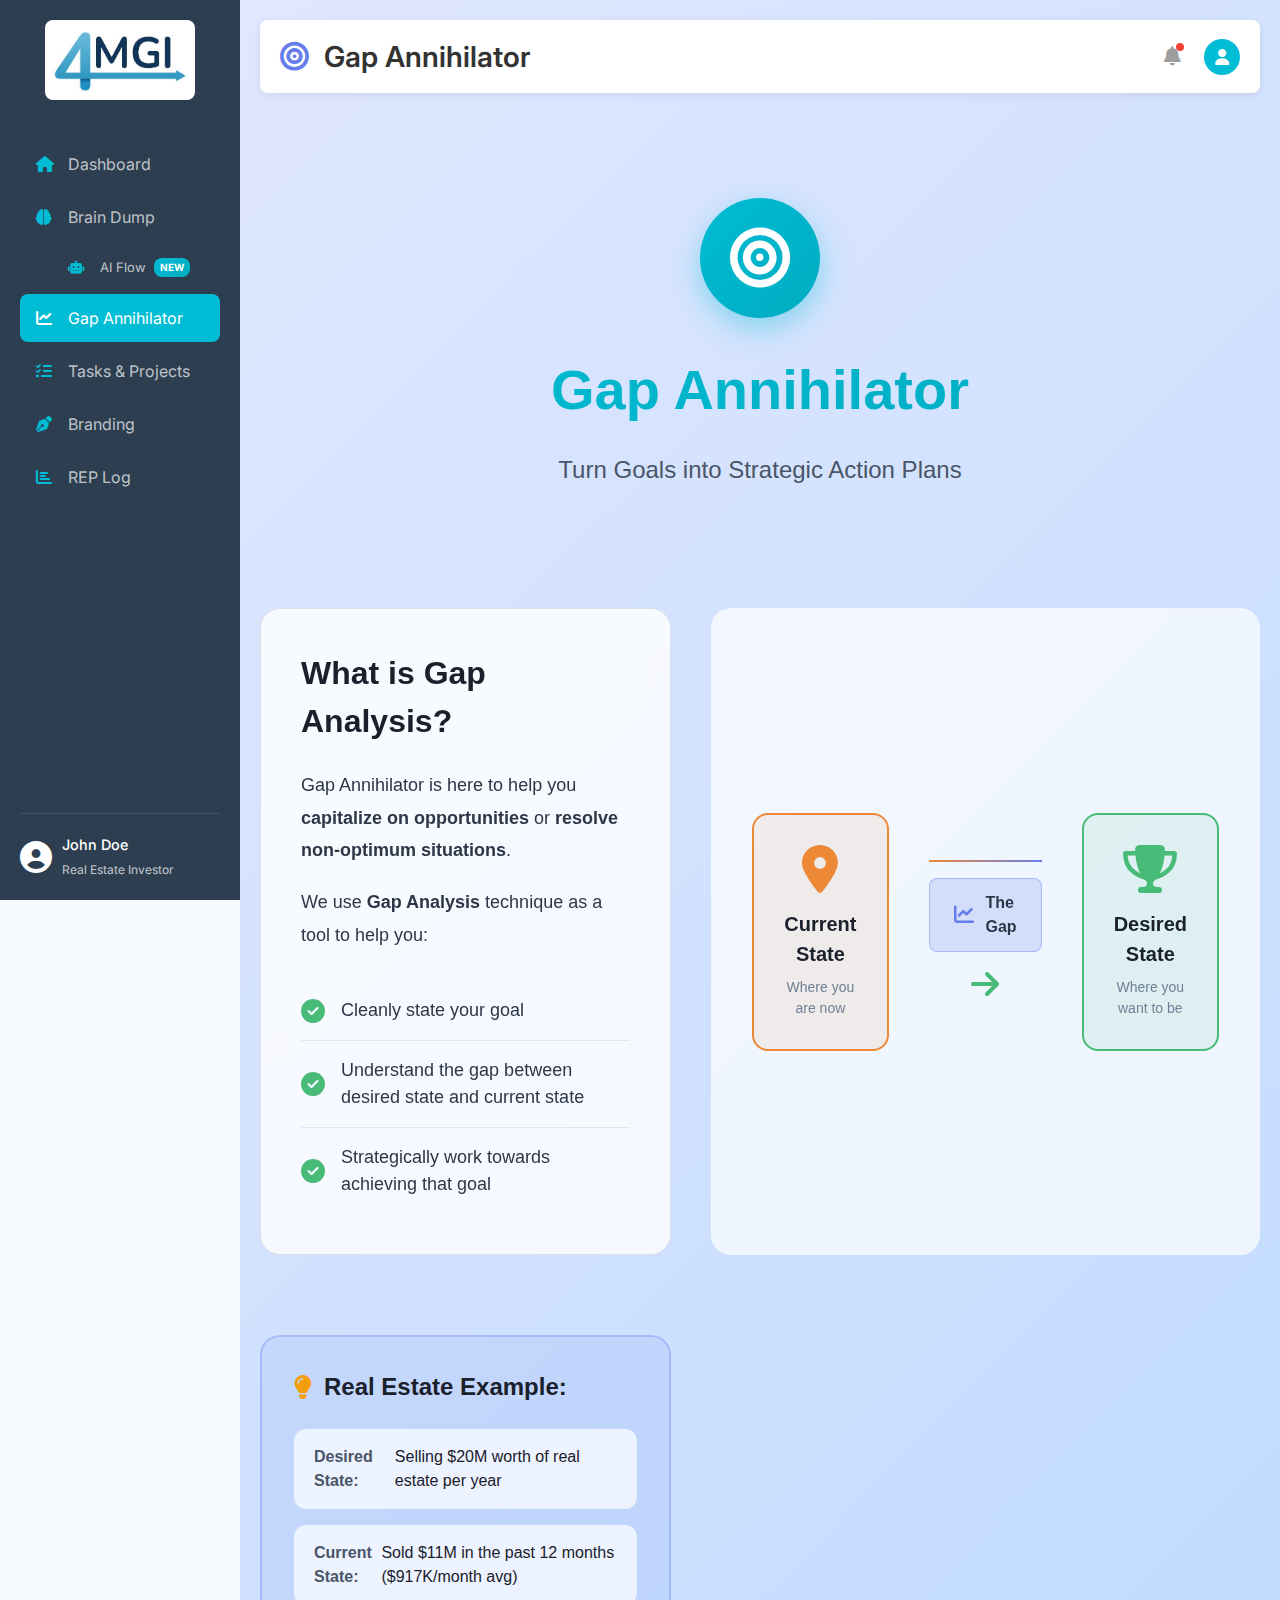
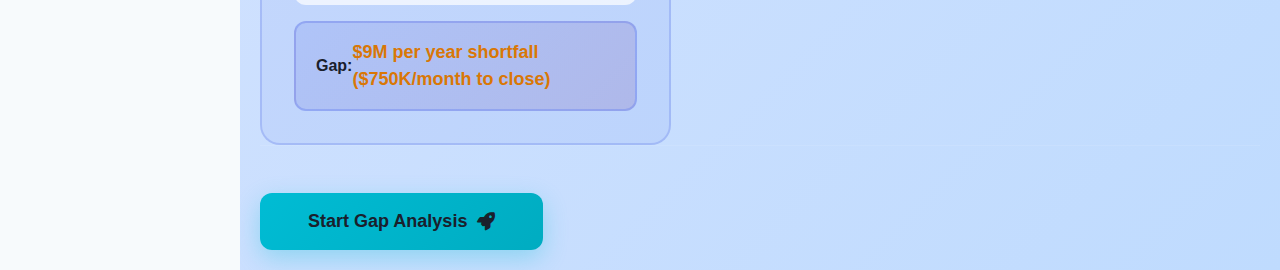
<file: gap-annihilator.html>
<!DOCTYPE html>
<html lang="en">
<head>
  <meta charset="UTF-8">
  <meta name="viewport" content="width=device-width, initial-scale=1.0">
  <title>Gap Annihilator - 4MGI Strategy AI</title>
  
  <!-- Fonts -->
  <link href="https://fonts.googleapis.com/css2?family=Inter:wght@400;500;600;700&display=swap" rel="stylesheet">
  <link rel="stylesheet" href="https://cdnjs.cloudflare.com/ajax/libs/font-awesome/6.5.2/css/all.min.css">
  
  <!-- Styles -->
  <link rel="stylesheet" href="./style.css">
  <link rel="stylesheet" href="./design-system.css">
  <link rel="stylesheet" href="./layout.css">
  <link rel="stylesheet" href="./gap-annihilator.css">
  
  <style>
    /* Global Reset */
    * {
      margin: 0;
      padding: 0;
      box-sizing: border-box;
    }

    body {
      margin: 0;
      padding: 0;
      overflow-x: hidden;
    }

    /* Notification System */
    .notification-container {
      position: fixed;
      top: 20px;
      right: 20px;
      z-index: 10000;
      display: flex;
      flex-direction: column;
      gap: 12px;
      pointer-events: none;
    }

    .notification {
      background: rgba(255, 255, 255, 0.95);
      backdrop-filter: blur(10px);
      border-radius: 12px;
      padding: 16px 20px;
      box-shadow: 0 8px 32px rgba(0, 0, 0, 0.2);
      display: flex;
      align-items: center;
      gap: 12px;
      min-width: 300px;
      max-width: 400px;
      pointer-events: all;
      animation: slideIn 0.3s ease-out;
      border-left: 4px solid;
    }

    .notification.success {
      border-left-color: #48bb78;
    }

    .notification.error {
      border-left-color: #fc8181;
    }

    .notification.warning {
      border-left-color: #f6e05e;
    }

    .notification.info {
      border-left-color: #667eea;
    }

    .notification-icon {
      width: 40px;
      height: 40px;
      border-radius: 50%;
      display: flex;
      align-items: center;
      justify-content: center;
      flex-shrink: 0;
    }

    .notification.success .notification-icon {
      background: rgba(72, 187, 120, 0.15);
      color: #48bb78;
    }

    .notification.error .notification-icon {
      background: rgba(252, 129, 129, 0.15);
      color: #fc8181;
    }

    .notification.warning .notification-icon {
      background: rgba(246, 224, 94, 0.15);
      color: #f6e05e;
    }

    .notification.info .notification-icon {
      background: rgba(102, 126, 234, 0.15);
      color: #667eea;
    }

    .notification-content {
      flex: 1;
    }

    .notification-title {
      font-size: 16px;
      font-weight: 700;
      color: #1a202c;
      margin-bottom: 4px;
    }

    .notification-message {
      font-size: 14px;
      color: #4a5568;
    }

    .notification-close {
      background: none;
      border: none;
      color: #a0aec0;
      cursor: pointer;
      font-size: 18px;
      padding: 4px;
      transition: color 0.2s;
      flex-shrink: 0;
    }

    .notification-close:hover {
      color: #4a5568;
    }

    @keyframes slideIn {
      from {
        transform: translateX(100%);
        opacity: 0;
      }
      to {
        transform: translateX(0);
        opacity: 1;
      }
    }

    @keyframes slideOut {
      from {
        transform: translateX(0);
        opacity: 1;
      }
      to {
        transform: translateX(100%);
        opacity: 0;
      }
    }
  </style>
</head>
<body>
  <div class="app-container">
    <!-- Sidebar (Desktop/Tablet) -->
    <aside class="sidebar">
      <div class="logo">
        <img src="./images/logo.jfif" alt="4MGI Logo">
      </div>
      <nav class="main-nav">
        <a href="home.html" class="nav-item"><i class="fas fa-home"></i><span>Dashboard</span></a>
        <div class="nav-item-group">
          <a href="brain-dump.html" class="nav-item"><i class="fas fa-brain"></i><span>Brain Dump</span></a>
          <a href="brain-dump-flow.html" class="nav-item nav-item-sub" style="padding-left: 48px; font-size: 13px;">
            <i class="fas fa-robot"></i><span>AI Flow</span>
            <span style="
              background: linear-gradient(135deg, var(--color-primary), #00acc1);
              color: white;
              padding: 2px 6px;
              border-radius: 8px;
              font-size: 10px;
              margin-left: 8px;
              font-weight: 700;
            ">NEW</span>
          </a>
        </div>
        <a href="gap-annihilator.html" class="nav-item active"><i class="fas fa-chart-line"></i><span>Gap Annihilator</span></a>
        <a href="#" class="nav-item"><i class="fas fa-tasks"></i><span>Tasks & Projects</span></a>
        <a href="branding.html" class="nav-item"><i class="fas fa-pen-nib"></i><span>Branding</span></a>
        <a href="rep-logger.html" class="nav-item"><i class="fas fa-chart-bar"></i><span>REP Log</span></a>
      </nav>
      <div class="user-profile">
        <i class="fas fa-user-circle"></i>
        <div class="user-info">
          <p>John Doe</p>
          <small>Real Estate Investor</small>
        </div>
      </div>
    </aside>

    <!-- Main Content Area -->
    <main class="content-area">
      <!-- Top Header -->
      <header class="top-header">
        <div class="header-left">
          <h1><i class="fas fa-bullseye" style="color: #667eea; margin-right: 8px;"></i> Gap Annihilator</h1>
        </div>
        <div class="header-actions">
          <button class="icon-btn"><i class="fas fa-bell notification-dot"></i></button>
          <div class="user-avatar"><i class="fas fa-user"></i></div>
        </div>
      </header>

      <!-- Gap Annihilator Content -->
      <div id="gapAnnihilatorContainer"></div>
    </main>
  </div>

  <!-- Notification Container -->
  <div class="notification-container" id="notificationContainer"></div>

  <!-- Scripts -->
  <script src="gap-annihilator.js"></script>

  <script>
    // Notification System
    function showNotification(title, message, type = 'info') {
      const container = document.getElementById('notificationContainer');
      
      const notification = document.createElement('div');
      notification.className = `notification ${type}`;
      
      const icons = {
        success: 'fa-check-circle',
        error: 'fa-times-circle',
        warning: 'fa-exclamation-triangle',
        info: 'fa-info-circle'
      };
      
      notification.innerHTML = `
        <div class="notification-icon">
          <i class="fas ${icons[type]}"></i>
        </div>
        <div class="notification-content">
          <div class="notification-title">${title}</div>
          <div class="notification-message">${message}</div>
        </div>
        <button class="notification-close" onclick="this.parentElement.remove()">
          <i class="fas fa-times"></i>
        </button>
      `;
      
      container.appendChild(notification);
      
      // Auto-remove after 4 seconds
      setTimeout(() => {
        notification.style.animation = 'slideOut 0.3s ease-out';
        setTimeout(() => notification.remove(), 300);
      }, 4000);
    }

    // Check for completion redirect
    const urlParams = new URLSearchParams(window.location.search);
    if (urlParams.get('new') === 'true') {
      // Start fresh analysis
      localStorage.removeItem('currentGap');
    }

    // Load existing data if resuming
    const existingGap = localStorage.getItem('currentGap');
    if (existingGap) {
      const data = JSON.parse(existingGap);
      GapAnnihilator.gapData = data;
      GapAnnihilator.currentStep = data.currentStep || 1;
    }
  </script>

  <!-- Mobile Bottom Navigation -->
  <nav class="mobile-nav">
    <div class="mobile-nav-items">
      <a href="home.html" class="mobile-nav-item">
        <i class="fas fa-home"></i>
        <span>Home</span>
      </a>
      <a href="brain-dump.html" class="mobile-nav-item">
        <i class="fas fa-brain"></i>
        <span>Dump</span>
      </a>
      <a href="gap-annihilator.html" class="mobile-nav-item active">
        <i class="fas fa-chart-line"></i>
        <span>Gap</span>
      </a>
      <a href="rep-logger.html" class="mobile-nav-item">
        <i class="fas fa-chart-bar"></i>
        <span>REP</span>
      </a>
      <a href="branding.html" class="mobile-nav-item">
        <i class="fas fa-pen-nib"></i>
        <span>Brand</span>
      </a>
    </div>
  </nav>
</body>
</html>
</file>
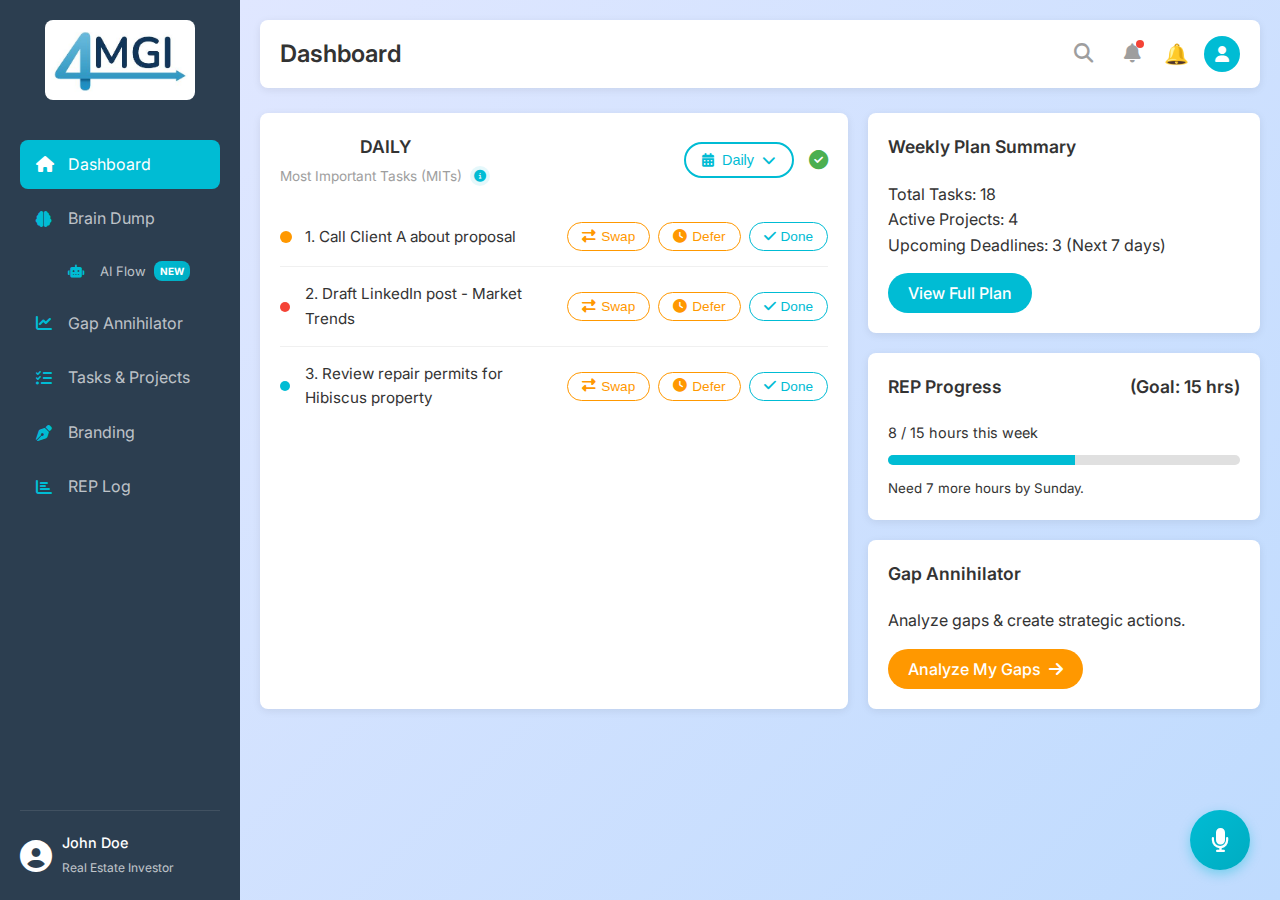
<file: home.html>
<!DOCTYPE html>
<html lang="vi">

<head>
  <meta charset="UTF-8">
  <meta name="viewport" content="width=device-width, initial-scale=1.0">
  <title>4MGI Strategy AI Dashboard</title>
  <link href="https://fonts.googleapis.com/css2?family=Inter:wght@400;500;600;700&display=swap" rel="stylesheet">
  <link rel="stylesheet" href="https://cdnjs.cloudflare.com/ajax/libs/font-awesome/6.5.2/css/all.min.css">
  <link rel="stylesheet" href="./design-system.css">
  <link rel="stylesheet" href="./style.css">
  <link rel="stylesheet" href="./layout.css">
  <link rel="stylesheet" href="./notification-settings.css">
  <!-- All conversation styles now in style.css -->
</head>

<body>
  <div class="app-container">
    <aside class="sidebar">
      <div class="logo">
        <img src="./images/logo.jfif" alt="4MGI Logo">
      </div>
      <nav class="main-nav">
        <a href="home.html" class="nav-item active"><i class="fas fa-home"></i><span>Dashboard</span></a>
        <div class="nav-item-group">
          <a href="brain-dump.html" class="nav-item"><i class="fas fa-brain"></i><span>Brain Dump</span></a>
          <a href="brain-dump-flow.html" class="nav-item nav-item-sub" style="padding-left: 48px; font-size: 13px;">
            <i class="fas fa-robot"></i><span>AI Flow</span>
            <span style="
              background: linear-gradient(135deg, var(--color-primary), #00acc1);
              color: white;
              padding: 2px 6px;
              border-radius: 8px;
              font-size: 10px;
              margin-left: 8px;
              font-weight: 700;
            ">NEW</span>
          </a>
        </div>
        <a href="gap-annihilator.html" class="nav-item"><i class="fas fa-chart-line"></i><span>Gap Annihilator</span></a>
        <a href="#" class="nav-item"><i class="fas fa-tasks"></i><span>Tasks & Projects</span></a>
        <a href="branding.html" class="nav-item"><i class="fas fa-pen-nib"></i><span>Branding</span></a>
        <a href="rep-logger.html" class="nav-item"><i class="fas fa-chart-bar"></i><span>REP Log</span></a>
      </nav>
      <div class="user-profile">
        <i class="fas fa-user-circle"></i>
        <div class="user-info">
          <p>John Doe</p>
          <small>Real Estate Investor</small>
        </div>
      </div>
    </aside>

    <main class="content-area">
      <header class="top-header">
        <h1>Dashboard</h1>
        <div class="header-actions">
          <button class="icon-btn"><i class="fas fa-search"></i></button>
          <button class="icon-btn"><i class="fas fa-bell notification-dot"></i></button>
          <div id="notificationBellContainer"></div>
          <div class="user-avatar"><i class="fas fa-user"></i></div>
        </div>
      </header>

      <section class="dashboard-grid">
        <div class="card mit-card">
          <h2 class="card-title">
            <span class="title-text">
              <span id="mitTitle">DAILY</span>
              <span class="mit-label">
                Most Important Tasks (MITs)
                <button class="info-btn" id="mitInfoBtn">
                  <i class="fas fa-info-circle"></i>
                </button>
              </span>
            </span>
            <div class="title-actions">
              <div class="period-dropdown">
                <button class="period-btn" id="periodBtn">
                  <i class="fas fa-calendar-alt"></i>
                  <span id="periodText">Daily</span>
                  <i class="fas fa-chevron-down"></i>
                </button>
                <div class="period-menu" id="periodMenu">
                  <a href="#" class="period-option active" data-period="daily">
                    <i class="fas fa-calendar-day"></i>
                    Daily
                  </a>
                  <a href="#" class="period-option" data-period="weekly">
                    <i class="fas fa-calendar-week"></i>
                    Weekly
                  </a>
                  <a href="#" class="period-option" data-period="monthly">
                    <i class="fas fa-calendar-alt"></i>
                    Monthly
                  </a>
                </div>
              </div>
              <i class="fas fa-check-circle teal"></i>
            </div>
          </h2>

          <!-- Daily Tasks (Default) -->
          <ul class="task-list" id="dailyTasks">
            <li class="task-item high-priority" data-status="pending" data-task-id="1">
              <span class="task-text">1. Call Client A about proposal</span>
              <div class="task-actions">
                <button class="action-btn swap"><i class="fas fa-exchange-alt"></i><span> Swap</span></button>
                <button class="action-btn defer"><i class="fas fa-clock"></i><span> Defer</span></button>
                <button class="action-btn done"><i class="fas fa-check"></i><span> Done</span></button>
              </div>
            </li>
            <li class="task-item near-due" data-status="pending" data-task-id="2">
              <span class="task-text">2. Draft LinkedIn post - Market Trends</span>
              <div class="task-actions">
                <button class="action-btn swap"><i class="fas fa-exchange-alt"></i><span> Swap</span></button>
                <button class="action-btn defer"><i class="fas fa-clock"></i><span> Defer</span></button>
                <button class="action-btn done"><i class="fas fa-check"></i><span> Done</span></button>
              </div>
            </li>
            <li class="task-item" data-status="pending" data-task-id="3">
              <span class="task-text">3. Review repair permits for Hibiscus property</span>
              <div class="task-actions">
                <button class="action-btn swap"><i class="fas fa-exchange-alt"></i><span> Swap</span></button>
                <button class="action-btn defer"><i class="fas fa-clock"></i><span> Defer</span></button>
                <button class="action-btn done"><i class="fas fa-check"></i><span> Done</span></button>
              </div>
            </li>
          </ul>

          <!-- Weekly Tasks (Hidden) -->
          <ul class="task-list hidden" id="weeklyTasks">
            <li class="task-item" data-status="pending" data-task-id="w1">
              <span class="task-text">1. Complete property inspection reports (5 properties)</span>
              <div class="task-actions">
                <button class="action-btn defer"><i class="fas fa-clock"></i><span> Defer</span></button>
                <button class="action-btn done"><i class="fas fa-check"></i><span> Done</span></button>
              </div>
            </li>
            <li class="task-item high-priority" data-status="pending" data-task-id="w2">
              <span class="task-text">2. Prepare investment portfolio review presentation</span>
              <div class="task-actions">
                <button class="action-btn defer"><i class="fas fa-clock"></i><span> Defer</span></button>
                <button class="action-btn done"><i class="fas fa-check"></i><span> Done</span></button>
              </div>
            </li>
            <li class="task-item" data-status="pending" data-task-id="w3">
              <span class="task-text">3. Network with 10 potential investors</span>
              <div class="task-actions">
                <button class="action-btn defer"><i class="fas fa-clock"></i><span> Defer</span></button>
                <button class="action-btn done"><i class="fas fa-check"></i><span> Done</span></button>
              </div>
            </li>
            <li class="task-item near-due" data-status="pending" data-task-id="w4">
              <span class="task-text">4. Submit tax documents to accountant</span>
              <div class="task-actions">
                <button class="action-btn defer"><i class="fas fa-clock"></i><span> Defer</span></button>
                <button class="action-btn done"><i class="fas fa-check"></i><span> Done</span></button>
              </div>
            </li>
            <li class="task-item" data-status="pending" data-task-id="w5">
              <span class="task-text">5. Create content calendar for next month</span>
              <div class="task-actions">
                <button class="action-btn defer"><i class="fas fa-clock"></i><span> Defer</span></button>
                <button class="action-btn done"><i class="fas fa-check"></i><span> Done</span></button>
              </div>
            </li>
          </ul>

          <!-- Monthly Tasks (Hidden) -->
          <ul class="task-list hidden" id="monthlyTasks">
            <li class="task-item high-priority" data-status="pending" data-task-id="m1">
              <span class="task-text">1. Close 3 new property deals</span>
              <div class="task-actions">
                <button class="action-btn defer"><i class="fas fa-clock"></i><span> Defer</span></button>
                <button class="action-btn done"><i class="fas fa-check"></i><span> Done</span></button>
              </div>
            </li>
            <li class="task-item" data-status="pending" data-task-id="m2">
              <span class="task-text">2. Achieve $50K in passive rental income</span>
              <div class="task-actions">
                <button class="action-btn defer"><i class="fas fa-clock"></i><span> Defer</span></button>
                <button class="action-btn done"><i class="fas fa-check"></i><span> Done</span></button>
              </div>
            </li>
            <li class="task-item near-due" data-status="pending" data-task-id="m3">
              <span class="task-text">3. Complete annual property maintenance schedule</span>
              <div class="task-actions">
                <button class="action-btn defer"><i class="fas fa-clock"></i><span> Defer</span></button>
                <button class="action-btn done"><i class="fas fa-check"></i><span> Done</span></button>
              </div>
            </li>
            <li class="task-item" data-status="pending" data-task-id="m4">
              <span class="task-text">4. Launch new investment course</span>
              <div class="task-actions">
                <button class="action-btn defer"><i class="fas fa-clock"></i><span> Defer</span></button>
                <button class="action-btn done"><i class="fas fa-check"></i><span> Done</span></button>
              </div>
            </li>
            <li class="task-item" data-status="pending" data-task-id="m5">
              <span class="task-text">5. Expand portfolio by 20%</span>
              <div class="task-actions">
                <button class="action-btn defer"><i class="fas fa-clock"></i><span> Defer</span></button>
                <button class="action-btn done"><i class="fas fa-check"></i><span> Done</span></button>
              </div>
            </li>
          </ul>
        </div>

        <div class="right-panel">
          <div class="card weekly-plan-card">
            <h2 class="card-title">
              <span id="summaryTitle">Weekly Plan Summary</span>
            </h2>
            <div id="summaryContent">
              <p>Total Tasks: <span id="totalTasks">18</span></p>
              <p>Active Projects: <span id="activeProjects">4</span></p>
              <p>Upcoming Deadlines: <span id="deadlines">3</span> <span id="deadlineText">(Next 7 days)</span></p>
            </div>
            <button class="btn teal-btn">View Full Plan</button>
          </div>

          <div class="card rep-progress-card">
            <h2 class="card-title">REP Progress <span id="repGoal">(Goal: 15 hrs)</span></h2>
            <p class="rep-hours"><span id="repCurrent">8</span> / <span id="repTarget">15</span> hours <span
                id="repPeriod">this week</span></p>
            <div class="progress-bar-container">
              <div class="progress-bar" id="repProgressBar" style="width: 53%;"></div>
            </div>
            <small id="repMessage">Need 7 more hours by Sunday.</small>
          </div>

          <div class="card gap-cta-card">
            <h2 class="card-title">Gap Annihilator</h2>
            <p>Analyze gaps & create strategic actions.</p>
            <button class="btn gold-btn" onclick="window.location.href='gap-annihilator.html'">Analyze My Gaps <i class="fas fa-arrow-right"></i></button>
          </div>
        </div>
      </section>
    </main>
  </div>

  <!-- Bottom Navigation -->
  <nav class="bottom-nav">
    <a href="home.html" class="active"><i class="fas fa-home"></i>Home</a>
    <a href="brain-dump.html"><i class="fas fa-brain"></i>Dump</a>
    <a href="gap-annihilator.html"><i class="fas fa-chart-line"></i>Gap</a>
    <a href="rep-logger.html"><i class="fas fa-chart-bar"></i>REP</a>
    <a href="branding.html"><i class="fas fa-pen-nib"></i>Brand</a>
  </nav>

  <!-- Floating Action Button -->
  <button class="fab" id="fabButton" aria-label="Brain Dump">
    <i class="fas fa-microphone"></i>
  </button>

  <!-- Brain Dump Modal -->
  <div class="modal-overlay" id="modalOverlay">
    <div class="modal-content" id="modalContent">
      <button class="modal-close" id="modalClose" aria-label="Close">
        <i class="fas fa-times"></i>
      </button>

      <div class="brain-dump-container">
        <!-- Initial Input View -->
        <div id="initialInputView">
          <div class="mic-icon-wrapper">
            <button class="mic-button" id="micButton">
              <i class="fas fa-microphone"></i>
            </button>
            <div class="pulse-ring"></div>
          </div>

          <div class="input-container">
            <textarea class="brain-dump-input" id="brainDumpInput" placeholder="Type or tap mic to start speaking..."
              rows="4"></textarea>
          </div>

          <button class="structure-btn" id="structureBtn">
            <i class="fas fa-robot"></i>
            Structure with AI
          </button>

          <div class="voice-indicator" id="voiceIndicator">
            <span class="recording-dot"></span>
            <span>Listening...</span>
          </div>
        </div>

        <!-- Conversation View (Hidden by default) -->
        <div id="conversationView" style="display: none;">
          <div class="conversation-header">
            <h3><i class="fas fa-robot"></i> AI Assistant</h3>
            <button class="conversation-reset" id="conversationReset" title="Start Over">
              <i class="fas fa-redo"></i>
            </button>
          </div>

          <div class="conversation-messages" id="conversationMessages">
            <!-- Messages will be added here dynamically -->
          </div>

          <div class="conversation-input-area">
            <div class="input-wrapper">
              <textarea 
                class="conversation-input" 
                id="conversationInput" 
                placeholder="Type your response or tap mic..."
                rows="2"
              ></textarea>
              <button class="conversation-mic-btn" id="conversationMicBtn">
                <i class="fas fa-microphone"></i>
              </button>
            </div>
            <div class="conversation-actions">
              <button class="btn-send" id="sendMessageBtn">
                <i class="fas fa-paper-plane"></i> Send
              </button>
              <button class="btn-create-task" id="createTaskBtn" style="display: none;">
                <i class="fas fa-check-circle"></i> Create Task
              </button>
            </div>
          </div>

          <div class="voice-indicator" id="conversationVoiceIndicator">
            <span class="recording-dot"></span>
            <span>Listening...</span>
          </div>
        </div>
      </div>
    </div>
  </div>

  <!-- Task Management Modal -->
  <div class="task-modal-overlay" id="taskModalOverlay">
    <div class="task-modal-content">
      <div class="task-modal-header">
        <h3 id="taskModalTitle">Create New Task</h3>
        <button class="task-modal-close" id="taskModalClose">
          <i class="fas fa-times"></i>
        </button>
      </div>
      
      <div class="task-modal-body">
        <form id="taskForm">
          <div class="form-group">
            <label for="taskName">Task Name</label>
            <input type="text" id="taskName" name="taskName" placeholder="Enter task name..." required>
          </div>
          
          <div class="form-group">
            <label for="taskDescription">Description</label>
            <textarea id="taskDescription" name="taskDescription" placeholder="Enter task description..." rows="3"></textarea>
          </div>
          
          <div class="form-row">
            <div class="form-group">
              <label for="taskPriority">Priority</label>
              <select id="taskPriority" name="taskPriority">
                <option value="normal">Normal</option>
                <option value="high">High Priority</option>
                <option value="urgent">Urgent</option>
              </select>
            </div>
            
            <div class="form-group">
              <label for="taskCategory">Category</label>
              <select id="taskCategory" name="taskCategory">
                <option value="daily">Daily</option>
                <option value="weekly">Weekly</option>
                <option value="monthly">Monthly</option>
              </select>
            </div>
          </div>
          
          <div class="form-group">
            <label for="taskDueDate">Due Date (Optional)</label>
            <input type="date" id="taskDueDate" name="taskDueDate">
          </div>
        </form>
      </div>
      
      <div class="task-modal-footer">
        <button type="button" class="btn-secondary" id="taskCancelBtn">
          <i class="fas fa-times"></i> Cancel
        </button>
        <button type="button" class="btn-primary" id="taskSaveBtn">
          <i class="fas fa-save"></i> Save Task
        </button>
      </div>
    </div>
  </div>

  <!-- MIT Info Modal -->
  <div class="info-modal" id="mitInfoModal">
    <div class="info-modal-content">
      <button class="info-modal-close" id="mitInfoClose">
        <i class="fas fa-times"></i>
      </button>
      <div class="info-modal-header">
        <i class="fas fa-star"></i>
        <h3>What are MITs?</h3>
      </div>
      <div class="info-modal-body">
        <p><strong>Most Important Tasks (MITs)</strong> are your top priority activities that will have the biggest impact on your goals.</p>
        
        <ul class="info-list">
          <li><i class="fas fa-check"></i> Focus on 3-5 tasks per period</li>
          <li><i class="fas fa-check"></i> Complete these before anything else</li>
          <li><i class="fas fa-check"></i> Daily MITs reset each day</li>
          <li><i class="fas fa-check"></i> AI helps prioritize based on your goals</li>
        </ul>
        
        <p class="info-tip">
          <i class="fas fa-lightbulb"></i>
          <strong>Tip:</strong> If everything is important, nothing is. Choose wisely!
        </p>
      </div>
    </div>
  </div>

  <script src="./mit-notifications.js"></script>
  <script src="./notification-settings.js"></script>
  <script src="./script.js"></script>
  <script>
    // Initialize notification bell in header
    if (typeof NotificationBell !== 'undefined') {
      NotificationBell.addToHeader('notificationBellContainer');
    }

    // Register service worker for push notifications
    if ('serviceWorker' in navigator) {
      navigator.serviceWorker.register('./sw.js')
        .then(registration => {
          console.log('Service Worker registered:', registration);
        })
        .catch(error => {
          console.error('Service Worker registration failed:', error);
        });
    }

    // Auto-request permission on first visit (optional - can be removed if too aggressive)
    setTimeout(() => {
      if (Notification.permission === 'default') {
        const shouldAsk = !localStorage.getItem('notification-prompt-dismissed');
        if (shouldAsk) {
          showNotificationPrompt();
        }
      }
    }, 3000); // Wait 3 seconds before showing prompt

    // Show friendly permission prompt
    function showNotificationPrompt() {
      const promptDiv = document.createElement('div');
      promptDiv.style.cssText = `
        position: fixed;
        bottom: 20px;
        right: 20px;
        max-width: 400px;
        background: linear-gradient(135deg, #667eea 0%, #764ba2 100%);
        color: white;
        padding: 20px;
        border-radius: 12px;
        box-shadow: 0 10px 40px rgba(0,0,0,0.3);
        z-index: 10000;
        animation: slideInUp 0.4s ease-out;
      `;
      
      promptDiv.innerHTML = `
        <div style="margin-bottom: 12px;">
          <strong style="font-size: 18px;">🔔 Stay on Track with MIT Reminders</strong>
        </div>
        <div style="margin-bottom: 16px; font-size: 14px; opacity: 0.95;">
          Get 3 daily notifications to help you focus on your Most Important Tasks
        </div>
        <div style="display: flex; gap: 10px;">
          <button id="enableNotificationsBtn" style="
            flex: 1;
            background: white;
            color: #667eea;
            border: none;
            padding: 10px 20px;
            border-radius: 8px;
            font-weight: 600;
            cursor: pointer;
          ">Enable Notifications</button>
          <button id="dismissPromptBtn" style="
            background: rgba(255,255,255,0.2);
            color: white;
            border: none;
            padding: 10px 20px;
            border-radius: 8px;
            cursor: pointer;
          ">Maybe Later</button>
        </div>
      `;

      document.body.appendChild(promptDiv);

      // Handle enable button
      document.getElementById('enableNotificationsBtn').addEventListener('click', async () => {
        promptDiv.remove();
        if (typeof MITNotifications !== 'undefined') {
          await MITNotifications.requestPermission();
          if (typeof NotificationBell !== 'undefined') {
            NotificationBell.updateStatus();
          }
        }
      });

      // Handle dismiss button
      document.getElementById('dismissPromptBtn').addEventListener('click', () => {
        promptDiv.remove();
        localStorage.setItem('notification-prompt-dismissed', Date.now().toString());
        // Show again after 3 days
        setTimeout(() => {
          localStorage.removeItem('notification-prompt-dismissed');
        }, 3 * 24 * 60 * 60 * 1000);
      });
    }
  </script>

  <!-- Mobile Bottom Navigation -->
  <nav class="mobile-nav">
    <div class="mobile-nav-items">
      <a href="home.html" class="mobile-nav-item active">
        <i class="fas fa-home"></i>
        <span>Home</span>
      </a>
      <a href="brain-dump.html" class="mobile-nav-item">
        <i class="fas fa-brain"></i>
        <span>Dump</span>
      </a>
      <a href="gap-annihilator.html" class="mobile-nav-item">
        <i class="fas fa-chart-line"></i>
        <span>Gap</span>
      </a>
      <a href="rep-logger.html" class="mobile-nav-item">
        <i class="fas fa-chart-bar"></i>
        <span>REP</span>
      </a>
      <a href="branding.html" class="mobile-nav-item">
        <i class="fas fa-pen-nib"></i>
        <span>Brand</span>
      </a>
    </div>
  </nav>
</body>

</html>
</file>
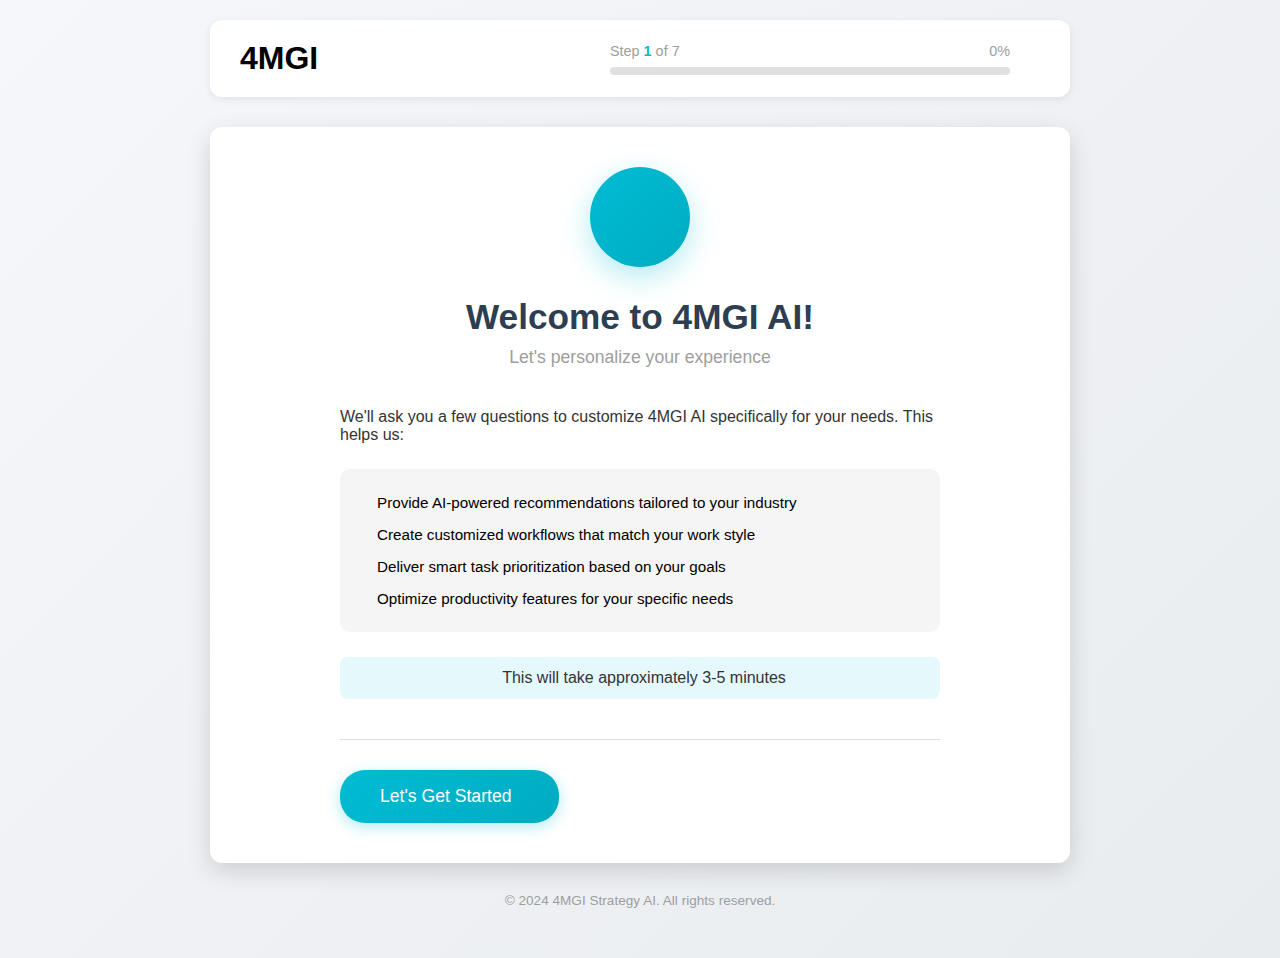
<file: onboarding.html>
<!DOCTYPE html>
<html lang="vi">

<head>
  <meta charset="UTF-8">
  <meta name="viewport" content="width=device-width, initial-scale=1.0">
  <title>Personalize Your Experience - 4MGI Strategy AI</title>
  <link href="https://fonts.googleapis.com/css2?family=Inter:wght@400;500;600;700&display=swap" rel="stylesheet">
  <link rel="stylesheet" href="https://cdnjs.cloudflare.com/ajax/libs/font-awesome/6.5.2/css/all.min.css">
  <link rel="stylesheet" href="./onboarding.css">
</head>

<body>
  <div class="onboarding-container">
    <!-- Header -->
    <header class="onboarding-header">
      <div class="logo-section">
        <div class="logo-icon">
          <i class="fas fa-brain"></i>
        </div>
        <h1 class="logo-text">4MGI</h1>
      </div>

      <div class="progress-section">
        <div class="progress-info">
          <span>Step <span id="currentStep">1</span> of <span id="totalSteps">7</span></span>
          <span id="progressPercent">14%</span>
        </div>
        <div class="progress-bar-container">
          <div class="progress-bar" id="progressBar"></div>
        </div>
      </div>

      <button class="skip-btn" id="skipBtn">
        Skip for now
        <i class="fas fa-arrow-right"></i>
      </button>
    </header>

    <!-- Main Content -->
    <main class="onboarding-main">
      <!-- Welcome Step -->
      <div class="onboarding-step active" data-step="0">
        <div class="welcome-container">
          <div class="welcome-icon">
            <i class="fas fa-magic"></i>
          </div>
          <h2 class="welcome-title">Welcome to 4MGI AI!</h2>
          <p class="welcome-subtitle">Let's personalize your experience</p>

          <div class="welcome-content">
            <p>We'll ask you a few questions to customize 4MGI AI specifically for your needs. This helps us:</p>

            <div class="benefit-list">
              <div class="benefit-item">
                <i class="fas fa-check-circle"></i>
                <span>Provide AI-powered recommendations tailored to your industry</span>
              </div>
              <div class="benefit-item">
                <i class="fas fa-check-circle"></i>
                <span>Create customized workflows that match your work style</span>
              </div>
              <div class="benefit-item">
                <i class="fas fa-check-circle"></i>
                <span>Deliver smart task prioritization based on your goals</span>
              </div>
              <div class="benefit-item">
                <i class="fas fa-check-circle"></i>
                <span>Optimize productivity features for your specific needs</span>
              </div>
            </div>

            <p class="time-estimate">
              <i class="fas fa-clock"></i>
              This will take approximately 3-5 minutes
            </p>
          </div>

          <div class="step-actions">
            <button class="btn btn-primary btn-large" id="startBtn">
              Let's Get Started
              <i class="fas fa-arrow-right"></i>
            </button>
          </div>
        </div>
      </div>

      <!-- Step 1: Basic Information -->
      <div class="onboarding-step" data-step="1">
        <div class="step-container">
          <div class="step-header">
            <div class="step-icon">
              <i class="fas fa-briefcase"></i>
            </div>
            <h2 class="step-title">Basic Information</h2>
            <p class="step-description">Help us understand your industry and role</p>
          </div>

          <div class="step-content">
            <div class="question-group">
              <label class="question-label">
                What industry are you in?
                <span class="label-hint">(Select all that apply)</span>
              </label>
              <div class="checkbox-grid">
                <label class="checkbox-card">
                  <input type="checkbox" name="industry" value="real-estate">
                  <div class="checkbox-card-inner">
                    <i class="fas fa-home"></i>
                    <span>Real Estate</span>
                  </div>
                </label>
                <label class="checkbox-card">
                  <input type="checkbox" name="industry" value="business">
                  <div class="checkbox-card-inner">
                    <i class="fas fa-briefcase"></i>
                    <span>Business/Startup</span>
                  </div>
                </label>
                <label class="checkbox-card">
                  <input type="checkbox" name="industry" value="finance">
                  <div class="checkbox-card-inner">
                    <i class="fas fa-chart-line"></i>
                    <span>VC/Finance</span>
                  </div>
                </label>
                <label class="checkbox-card">
                  <input type="checkbox" name="industry" value="construction">
                  <div class="checkbox-card-inner">
                    <i class="fas fa-hard-hat"></i>
                    <span>Construction</span>
                  </div>
                </label>
                <label class="checkbox-card">
                  <input type="checkbox" name="industry" value="consulting">
                  <div class="checkbox-card-inner">
                    <i class="fas fa-chalkboard-teacher"></i>
                    <span>Consulting</span>
                  </div>
                </label>
                <label class="checkbox-card">
                  <input type="checkbox" name="industry" value="content">
                  <div class="checkbox-card-inner">
                    <i class="fas fa-pen-nib"></i>
                    <span>Content/Marketing</span>
                  </div>
                </label>
              </div>
              <div class="other-input-wrapper">
                <input type="text" class="other-input" placeholder="Other industry (optional)" id="otherIndustry">
              </div>
            </div>

            <div class="question-group">
              <label for="currentRole" class="question-label">What's your current role?</label>
              <select id="currentRole" class="select-input">
                <option value="">Select your role...</option>
                <option value="leader">Team Leader / Manager</option>
                <option value="investor">Investor</option>
                <option value="entrepreneur">Entrepreneur / Business Owner</option>
                <option value="professional">Professional Employee</option>
                <option value="consultant">Consultant / Advisor</option>
                <option value="other">Other</option>
              </select>
            </div>

            <div class="question-group">
              <label for="workStyle" class="question-label">How do you typically work?</label>
              <select id="workStyle" class="select-input">
                <option value="">Select work style...</option>
                <option value="individual">Individual</option>
                <option value="small-team">Small Team (2-5 people)</option>
                <option value="large-org">Large Organization (10+ people)</option>
              </select>
            </div>
          </div>

          <div class="step-actions">
            <button class="btn btn-secondary" id="backStep1">
              <i class="fas fa-chevron-left"></i>
              Back
            </button>
            <button class="btn btn-primary" id="nextStep1">
              Next
              <i class="fas fa-chevron-right"></i>
            </button>
          </div>
        </div>
      </div>

      <!-- Step 2: Goals & Priorities -->
      <div class="onboarding-step" data-step="2">
        <div class="step-container">
          <div class="step-header">
            <div class="step-icon">
              <i class="fas fa-bullseye"></i>
            </div>
            <h2 class="step-title">Goals & Priorities</h2>
            <p class="step-description">What do you want to achieve with 4MGI AI?</p>
          </div>

          <div class="step-content">
            <div class="question-group">
              <label class="question-label">
                What are your top priorities?
                <span class="label-hint">(Select up to 2)</span>
              </label>
              <div class="priority-cards">
                <label class="priority-card">
                  <input type="checkbox" name="priorities" value="productivity">
                  <div class="priority-card-inner">
                    <i class="fas fa-rocket"></i>
                    <h4>Increase Productivity</h4>
                    <p>Better organize and complete tasks</p>
                  </div>
                </label>
                <label class="priority-card">
                  <input type="checkbox" name="priorities" value="mental-load">
                  <div class="priority-card-inner">
                    <i class="fas fa-brain"></i>
                    <h4>Reduce Mental Load</h4>
                    <p>Clear your mind and reduce stress</p>
                  </div>
                </label>
                <label class="priority-card">
                  <input type="checkbox" name="priorities" value="branding">
                  <div class="priority-card-inner">
                    <i class="fas fa-star"></i>
                    <h4>Personal Branding</h4>
                    <p>Build your professional presence</p>
                  </div>
                </label>
                <label class="priority-card">
                  <input type="checkbox" name="priorities" value="rep-tracking">
                  <div class="priority-card-inner">
                    <i class="fas fa-chart-bar"></i>
                    <h4>REP Tracking</h4>
                    <p>Track real estate activities</p>
                  </div>
                </label>
                <label class="priority-card">
                  <input type="checkbox" name="priorities" value="gap-analysis">
                  <div class="priority-card-inner">
                    <i class="fas fa-analytics"></i>
                    <h4>Gap Analysis</h4>
                    <p>Identify growth opportunities</p>
                  </div>
                </label>
                <label class="priority-card">
                  <input type="checkbox" name="priorities" value="strategy">
                  <div class="priority-card-inner">
                    <i class="fas fa-chess"></i>
                    <h4>Strategic Planning</h4>
                    <p>Create personal strategies</p>
                  </div>
                </label>
              </div>
            </div>

            <div class="question-group">
              <label class="question-label">
                Where do you face the most challenges?
                <span class="label-hint">(Select all that apply)</span>
              </label>
              <div class="checkbox-list">
                <label class="checkbox-item">
                  <input type="checkbox" name="challenges" value="prioritization">
                  <span class="checkbox-custom"></span>
                  <span>Prioritizing and organizing tasks</span>
                </label>
                <label class="checkbox-item">
                  <input type="checkbox" name="challenges" value="brain-dump">
                  <span class="checkbox-custom"></span>
                  <span>Converting thoughts into action plans</span>
                </label>
                <label class="checkbox-item">
                  <input type="checkbox" name="challenges" value="discipline">
                  <span class="checkbox-custom"></span>
                  <span>Maintaining discipline with MITs</span>
                </label>
                <label class="checkbox-item">
                  <input type="checkbox" name="challenges" value="tracking">
                  <span class="checkbox-custom"></span>
                  <span>Tracking work hours and activities</span>
                </label>
                <label class="checkbox-item">
                  <input type="checkbox" name="challenges" value="content">
                  <span class="checkbox-custom"></span>
                  <span>Maintaining content creation habits</span>
                </label>
                <label class="checkbox-item">
                  <input type="checkbox" name="challenges" value="measurement">
                  <span class="checkbox-custom"></span>
                  <span>Measuring progress and growth</span>
                </label>
              </div>
            </div>
          </div>

          <div class="step-actions">
            <button class="btn btn-secondary" id="backStep2">
              <i class="fas fa-chevron-left"></i>
              Back
            </button>
            <button class="btn btn-primary" id="nextStep2">
              Next
              <i class="fas fa-chevron-right"></i>
            </button>
          </div>
        </div>
      </div>

      <!-- Step 3: Work Style -->
      <div class="onboarding-step" data-step="3">
        <div class="step-container">
          <div class="step-header">
            <div class="step-icon">
              <i class="fas fa-palette"></i>
            </div>
            <h2 class="step-title">Work Style & Preferences</h2>
            <p class="step-description">How would you like AI to work with you?</p>
          </div>

          <div class="step-content">
            <div class="question-group">
              <label for="communicationStyle" class="question-label">
                How should AI communicate with you?
              </label>
              <select id="communicationStyle" class="select-input">
                <option value="">Select communication style...</option>
                <option value="professional">🤝 Professional and concise</option>
                <option value="friendly">💬 Friendly and encouraging</option>
                <option value="direct">🎯 Direct and action-oriented</option>
                <option value="analytical">📊 Analytical and detailed</option>
              </select>
            </div>

            <div class="question-group">
              <label for="supportStyle" class="question-label">
                How do you want to receive support?
              </label>
              <select id="supportStyle" class="select-input">
                <option value="">Select support style...</option>
                <option value="proactive">AI suggests automatically, I confirm</option>
                <option value="reactive">I input/speak, AI organizes</option>
                <option value="mixed">Combination of both</option>
              </select>
            </div>

            <div class="question-group">
              <label for="inputMethod" class="question-label">
                How do you prefer to work with AI?
              </label>
              <select id="inputMethod" class="select-input">
                <option value="">Select input method...</option>
                <option value="voice">🎙️ Voice input</option>
                <option value="text">⌨️ Text input</option>
                <option value="both">Both voice and text</option>
              </select>
            </div>

            <div class="question-group">
              <label for="viewPreference" class="question-label">
                How do you like to view your tasks?
              </label>
              <select id="viewPreference" class="select-input">
                <option value="">Select view preference...</option>
                <option value="list">Priority List</option>
                <option value="kanban">Kanban Board</option>
                <option value="calendar">Weekly Calendar</option>
              </select>
            </div>
          </div>

          <div class="step-actions">
            <button class="btn btn-secondary" id="backStep3">
              <i class="fas fa-chevron-left"></i>
              Back
            </button>
            <button class="btn btn-primary" id="nextStep3">
              Next
              <i class="fas fa-chevron-right"></i>
            </button>
          </div>
        </div>
      </div>

      <!-- Step 4: Industry Specific -->
      <div class="onboarding-step" data-step="4">
        <div class="step-container">
          <div class="step-header">
            <div class="step-icon">
              <i class="fas fa-cog"></i>
            </div>
            <h2 class="step-title">Industry Specific Settings</h2>
            <p class="step-description">Customize features for your field</p>
          </div>

          <div class="step-content">
            <!-- Real Estate Section -->
            <div class="industry-section" id="realEstateSection" style="display: none;">
              <h3 class="section-title">
                <i class="fas fa-home"></i>
                Real Estate Settings
              </h3>

              <div class="question-group">
                <label for="repTracking" class="question-label">
                  Enable REP activity tracking?
                </label>
                <select id="repTracking" class="select-input">
                  <option value="">Select option...</option>
                  <option value="yes">Yes, track my REP activities</option>
                  <option value="no">No, I don't need this</option>
                </select>
              </div>

              <div class="question-group">
                <label for="repInput" class="question-label">
                  How would you like to log REP activities?
                </label>
                <select id="repInput" class="select-input">
                  <option value="">Select input method...</option>
                  <option value="auto">Auto-categorize from voice descriptions</option>
                  <option value="manual">Manual entry with category selection</option>
                  <option value="both">Both options</option>
                </select>
              </div>
            </div>

            <!-- Content Creation Section -->
            <div class="industry-section" id="contentSection" style="display: none;">
              <h3 class="section-title">
                <i class="fas fa-pen-nib"></i>
                Content & Branding
              </h3>

              <div class="question-group">
                <label class="question-label">
                  Where do you create content?
                  <span class="label-hint">(Select all that apply)</span>
                </label>
                <div class="platform-grid">
                  <label class="platform-item">
                    <input type="checkbox" name="platforms" value="linkedin">
                    <div class="platform-inner">
                      <i class="fab fa-linkedin"></i>
                      <span>LinkedIn</span>
                    </div>
                  </label>
                  <label class="platform-item">
                    <input type="checkbox" name="platforms" value="facebook">
                    <div class="platform-inner">
                      <i class="fab fa-facebook"></i>
                      <span>Facebook</span>
                    </div>
                  </label>
                  <label class="platform-item">
                    <input type="checkbox" name="platforms" value="blog">
                    <div class="platform-inner">
                      <i class="fas fa-blog"></i>
                      <span>Blog</span>
                    </div>
                  </label>
                  <label class="platform-item">
                    <input type="checkbox" name="platforms" value="instagram">
                    <div class="platform-inner">
                      <i class="fab fa-instagram"></i>
                      <span>Instagram</span>
                    </div>
                  </label>
                </div>
                <input type="text" class="other-input" placeholder="Other platforms (optional)" id="otherPlatforms">
              </div>

              <div class="question-group">
                <label for="contentType" class="question-label">
                  What type of content do you need help with?
                </label>
                <select id="contentType" class="select-input">
                  <option value="">Select content type...</option>
                  <option value="short">Short posts (social media)</option>
                  <option value="long">Long articles (blogs, newsletters)</option>
                  <option value="both">Both types</option>
                </select>
              </div>

              <div class="question-group">
                <label for="writingTone" class="question-label">
                  Your preferred content tone?
                </label>
                <select id="writingTone" class="select-input">
                  <option value="">Select tone...</option>
                  <option value="inspirational">Inspirational</option>
                  <option value="analytical">Analytical & Deep</option>
                  <option value="casual">Casual & Friendly</option>
                  <option value="professional">Professional & Formal</option>
                </select>
              </div>
            </div>

            <!-- Default message if no industry selected -->
            <div id="noIndustryMessage" class="no-industry-message">
              <i class="fas fa-info-circle"></i>
              <p>Industry-specific settings will appear based on your selections from Step 1.</p>
            </div>
          </div>

          <div class="step-actions">
            <button class="btn btn-secondary" id="backStep4">
              <i class="fas fa-chevron-left"></i>
              Back
            </button>
            <button class="btn btn-primary" id="nextStep4">
              Next
              <i class="fas fa-chevron-right"></i>
            </button>
          </div>
        </div>
      </div>

      <!-- Step 5: Growth & Development -->
      <div class="onboarding-step" data-step="5">
        <div class="step-container">
          <div class="step-header">
            <div class="step-icon">
              <i class="fas fa-chart-line"></i>
            </div>
            <h2 class="step-title">Growth & Development</h2>
            <p class="step-description">Track your personal development journey</p>
          </div>

          <div class="step-content">
            <div class="question-group">
              <label for="gapAnalysis" class="question-label">
                Want AI to help analyze gaps between current state and goals?
              </label>
              <select id="gapAnalysis" class="select-input">
                <option value="">Select option...</option>
                <option value="manual">Yes, I'll input my current state & goals</option>
                <option value="guided">Yes, guide me with questions</option>
                <option value="later">Not now, maybe later</option>
              </select>
            </div>

            <div class="question-group">
              <label for="skillFocus" class="question-label">
                Which skill do you want to develop most in the next 3 months?
              </label>
              <select id="skillFocus" class="select-input">
                <option value="">Select skill area...</option>
                <option value="leadership">Leadership & Team Management</option>
                <option value="communication">Communication & Negotiation</option>
                <option value="productivity">Personal Productivity</option>
                <option value="finance">Investment & Finance</option>
                <option value="branding">Personal Branding</option>
              </select>
            </div>

            <div class="question-group">
              <label for="progressTracking" class="question-label">
                How should AI track your progress?
              </label>
              <select id="progressTracking" class="select-input">
                <option value="">Select tracking method...</option>
                <option value="auto">Auto reminders & task creation</option>
                <option value="manual">I'll update manually</option>
                <option value="none">No tracking needed</option>
              </select>
            </div>
          </div>

          <div class="step-actions">
            <button class="btn btn-secondary" id="backStep5">
              <i class="fas fa-chevron-left"></i>
              Back
            </button>
            <button class="btn btn-primary" id="nextStep5">
              Next
              <i class="fas fa-chevron-right"></i>
            </button>
          </div>
        </div>
      </div>

      <!-- Step 6: Final Preferences -->
      <div class="onboarding-step" data-step="6">
        <div class="step-container">
          <div class="step-header">
            <div class="step-icon">
              <i class="fas fa-sliders-h"></i>
            </div>
            <h2 class="step-title">Final Preferences</h2>
            <p class="step-description">Last few settings to optimize your experience</p>
          </div>

          <div class="step-content">
            <div class="question-group">
              <label for="aiLearning" class="question-label">
                Should AI learn from your writing style?
              </label>
              <select id="aiLearning" class="select-input">
                <option value="">Select preference...</option>
                <option value="yes">Yes, learn and adapt to my style</option>
                <option value="no">No, keep AI responses neutral</option>
              </select>
            </div>

            <div class="question-group">
              <label for="dailyReminder" class="question-label">
                When would you like daily MIT suggestions?
              </label>
              <select id="dailyReminder" class="select-input">
                <option value="">Select time...</option>
                <option value="morning">Morning (7-9 AM)</option>
                <option value="noon">Midday (11 AM-1 PM)</option>
                <option value="evening">Evening (8-10 PM)</option>
                <option value="none">No daily reminders</option>
              </select>
            </div>

            <div class="question-group">
              <label for="weeklyPlanning" class="question-label">
                When should AI suggest weekly planning?
              </label>
              <select id="weeklyPlanning" class="select-input">
                <option value="">Select day...</option>
                <option value="sunday">Sunday Evening</option>
                <option value="monday">Monday Morning</option>
                <option value="friday">Friday Afternoon</option>
                <option value="custom">Other time</option>
              </select>
            </div>
          </div>

          <div class="step-actions">
            <button class="btn btn-secondary" id="backStep6">
              <i class="fas fa-chevron-left"></i>
              Back
            </button>
            <button class="btn btn-primary" id="nextStep6">
              Next
              <i class="fas fa-chevron-right"></i>
            </button>
          </div>
        </div>
      </div>

      <!-- Step 7: Complete -->
      <div class="onboarding-step" data-step="7">
        <div class="complete-container">
          <div class="complete-icon">
            <i class="fas fa-check-circle"></i>
          </div>
          <h2 class="complete-title">You're All Set!</h2>
          <p class="complete-subtitle">Your AI assistant is ready and personalized just for you</p>

          <div class="summary-card">
            <h3>Your Personalized Setup</h3>
            <div id="setupSummary" class="setup-summary">
              <!-- Summary will be populated by JS -->
            </div>
          </div>

          <p class="complete-note">
            <i class="fas fa-info-circle"></i>
            You can always update these preferences in Settings
          </p>

          <div class="step-actions">
            <button class="btn btn-secondary" id="backStep7">
              <i class="fas fa-chevron-left"></i>
              Back
            </button>
            <button class="btn btn-primary btn-complete" id="completeBtn">
              Go to Homepage
              <i class="fas fa-arrow-right"></i>
            </button>
          </div>
        </div>
      </div>
    </main>

    <!-- Footer -->
    <footer class="onboarding-footer">
      <p>&copy; 2024 4MGI Strategy AI. All rights reserved.</p>
    </footer>
  </div>

  <script src="./onboarding.js"></script>
</body>

</html>
</file>
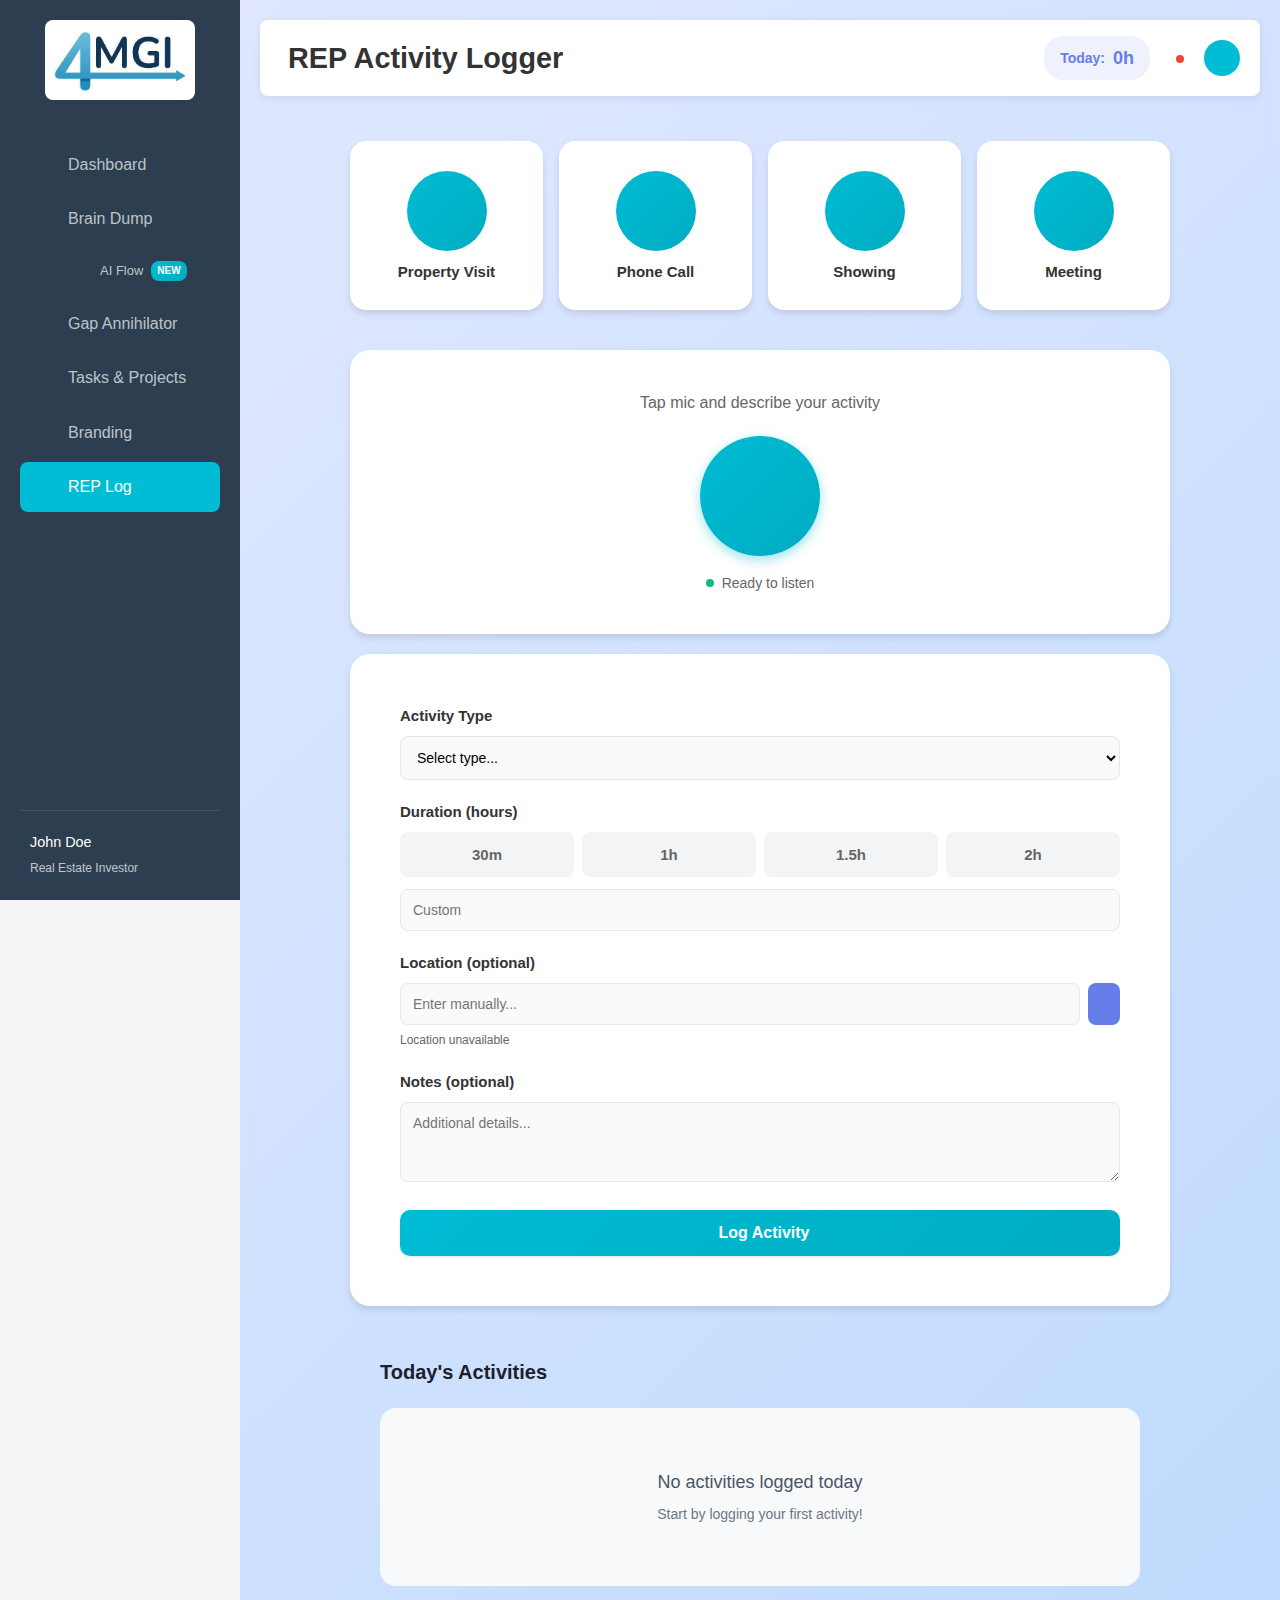
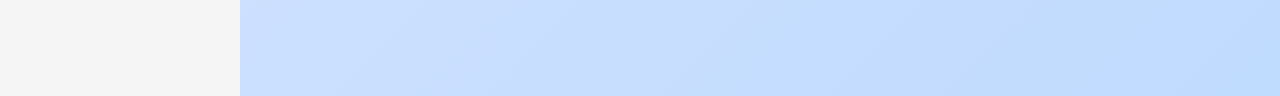
<file: rep-logger.html>
<!DOCTYPE html>
<html lang="en">
<head>
  <meta charset="UTF-8">
  <meta name="viewport" content="width=device-width, initial-scale=1.0">
  <title>REP Activity Logger - 4MGI</title>
  <link href="https://fonts.googleapis.com/css2?family=Inter:wght@400;500;600;700&display=swap" rel="stylesheet">
  <link rel="stylesheet" href="https://cdnjs.cloudflare.com/ajax/libs/font-awesome/6.5.2/css/all.min.css">
  <link rel="stylesheet" href="./design-system.css">
  <link rel="stylesheet" href="./style.css">
  <link rel="stylesheet" href="./layout.css">
  <link rel="stylesheet" href="./rep-logger.css">
</head>
<body>
  <div class="app-container">
    <!-- Sidebar (Desktop/Tablet) -->
    <aside class="sidebar">
      <div class="logo">
        <img src="./images/logo.jfif" alt="4MGI Logo">
      </div>
      <nav class="main-nav">
        <a href="home.html" class="nav-item"><i class="fas fa-home"></i><span>Dashboard</span></a>
        <div class="nav-item-group">
          <a href="brain-dump.html" class="nav-item"><i class="fas fa-brain"></i><span>Brain Dump</span></a>
          <a href="brain-dump-flow.html" class="nav-item nav-item-sub" style="padding-left: 48px; font-size: 13px;">
            <i class="fas fa-robot"></i><span>AI Flow</span>
            <span style="
              background: linear-gradient(135deg, var(--color-primary), #00acc1);
              color: white;
              padding: 2px 6px;
              border-radius: 8px;
              font-size: 10px;
              margin-left: 8px;
              font-weight: 700;
            ">NEW</span>
          </a>
        </div>
        <a href="gap-annihilator.html" class="nav-item"><i class="fas fa-chart-line"></i><span>Gap Annihilator</span></a>
        <a href="#" class="nav-item"><i class="fas fa-tasks"></i><span>Tasks & Projects</span></a>
        <a href="branding.html" class="nav-item"><i class="fas fa-pen-nib"></i><span>Branding</span></a>
        <a href="rep-logger.html" class="nav-item active"><i class="fas fa-chart-bar"></i><span>REP Log</span></a>
      </nav>
      <div class="user-profile">
        <i class="fas fa-user-circle"></i>
        <div class="user-info">
          <p>John Doe</p>
          <small>Real Estate Investor</small>
        </div>
      </div>
    </aside>

    <!-- Main Content Area -->
    <main class="content-area">
      <!-- Top Header (Desktop/Tablet) -->
      <header class="top-header">
        <div class="header-left">
          <h1><i class="fas fa-chart-bar" style="color: #667eea; margin-right: 8px;"></i> REP Activity Logger</h1>
        </div>
        <div class="header-actions">
          <div class="rep-stats-desktop">
            <span class="stat-label">Today:</span>
            <span id="todayHoursDesktop" class="stat-value">0h</span>
          </div>
          <button class="icon-btn"><i class="fas fa-bell notification-dot"></i></button>
          <div class="user-avatar"><i class="fas fa-user"></i></div>
        </div>
      </header>

      <!-- REP Logger Content -->
      <div class="rep-logger-container">
    <!-- Header -->
    <header class="rep-header">
      <button class="back-btn" onclick="window.location.href='home.html'">
        <i class="fas fa-arrow-left"></i>
      </button>
      <h1>Log REP Activity</h1>
      <div class="rep-stats">
        <span id="todayHours">0h</span>
      </div>
    </header>

    <!-- Quick Action Buttons -->
    <section class="quick-actions">
      <button class="quick-action-btn" data-type="property">
        <div class="qa-icon">
          <i class="fas fa-home"></i>
        </div>
        <span>Property Visit</span>
      </button>

      <button class="quick-action-btn" data-type="call">
        <div class="qa-icon">
          <i class="fas fa-phone"></i>
        </div>
        <span>Phone Call</span>
      </button>

      <button class="quick-action-btn" data-type="showing">
        <div class="qa-icon">
          <i class="fas fa-key"></i>
        </div>
        <span>Showing</span>
      </button>

      <button class="quick-action-btn" data-type="meeting">
        <div class="qa-icon">
          <i class="fas fa-users"></i>
        </div>
        <span>Meeting</span>
      </button>
    </section>

    <!-- Voice Input Section -->
    <section class="voice-section">
      <div class="voice-prompt">
        <p>Tap mic and describe your activity</p>
      </div>
      
      <button class="rep-mic-btn" id="repMicBtn">
        <i class="fas fa-microphone"></i>
      </button>
      
      <div class="voice-status" id="voiceStatus">
        <span class="status-dot"></span>
        <span class="status-text">Ready to listen</span>
      </div>
    </section>

    <!-- Manual Entry Form (Collapsible) -->
    <section class="manual-entry collapsed" id="manualEntry">
      <button class="expand-btn" id="expandBtn">
        <i class="fas fa-chevron-down"></i>
        <span>Or enter manually</span>
      </button>
      
      <form class="rep-form" id="repForm">
        <div class="form-group">
          <label>Activity Type</label>
          <select id="activityType" required>
            <option value="">Select type...</option>
            <option value="property">Property Visit</option>
            <option value="call">Phone Call</option>
            <option value="showing">Property Showing</option>
            <option value="meeting">Client Meeting</option>
            <option value="paperwork">Paperwork</option>
            <option value="marketing">Marketing Activity</option>
          </select>
        </div>

        <div class="form-group">
          <label>Duration (hours)</label>
          <div class="duration-input">
            <button type="button" class="duration-btn" data-value="0.5">30m</button>
            <button type="button" class="duration-btn" data-value="1">1h</button>
            <button type="button" class="duration-btn" data-value="1.5">1.5h</button>
            <button type="button" class="duration-btn" data-value="2">2h</button>
            <input type="number" id="customDuration" placeholder="Custom" step="0.5" min="0.5">
          </div>
        </div>

        <div class="form-group">
          <label>Location (optional)</label>
          <div class="location-input">
            <input type="text" id="location" placeholder="Auto-detected...">
            <button type="button" class="gps-btn" id="gpsBtn">
              <i class="fas fa-crosshairs"></i>
            </button>
          </div>
          <small class="form-hint"><i class="fas fa-map-marker-alt"></i> <span id="currentLocation">Detecting...</span></small>
        </div>

        <div class="form-group">
          <label>Notes (optional)</label>
          <textarea id="notes" rows="3" placeholder="Additional details..."></textarea>
        </div>

        <button type="submit" class="btn-primary btn-block">
          <i class="fas fa-check"></i>
          Log Activity
        </button>
      </form>
    </section>

    <!-- Today's Activities -->
    <section class="today-activities">
      <h3>Today's Activities</h3>
      <div class="activity-list" id="activityList">
        <!-- Activities will be populated by JavaScript -->
        <div class="empty-state" id="emptyState">
          <i class="fas fa-clipboard-list"></i>
          <p>No activities logged today</p>
          <small>Start by logging your first activity!</small>
        </div>
      </div>
    </section>
      </div>
      <!-- End REP Logger Container -->
    </main>
  </div>
  <!-- End App Container -->

  <script src="./rep-logger.js"></script>

  <!-- Mobile Bottom Navigation -->
  <nav class="mobile-nav">
    <div class="mobile-nav-items">
      <a href="home.html" class="mobile-nav-item">
        <i class="fas fa-home"></i>
        <span>Home</span>
      </a>
      <a href="brain-dump.html" class="mobile-nav-item">
        <i class="fas fa-brain"></i>
        <span>Dump</span>
      </a>
      <a href="gap-annihilator.html" class="mobile-nav-item">
        <i class="fas fa-chart-line"></i>
        <span>Gap</span>
      </a>
      <a href="rep-logger.html" class="mobile-nav-item active">
        <i class="fas fa-chart-bar"></i>
        <span>REP</span>
      </a>
      <a href="branding.html" class="mobile-nav-item">
        <i class="fas fa-pen-nib"></i>
        <span>Brand</span>
      </a>
    </div>
  </nav>
</body>
</html>
</file>
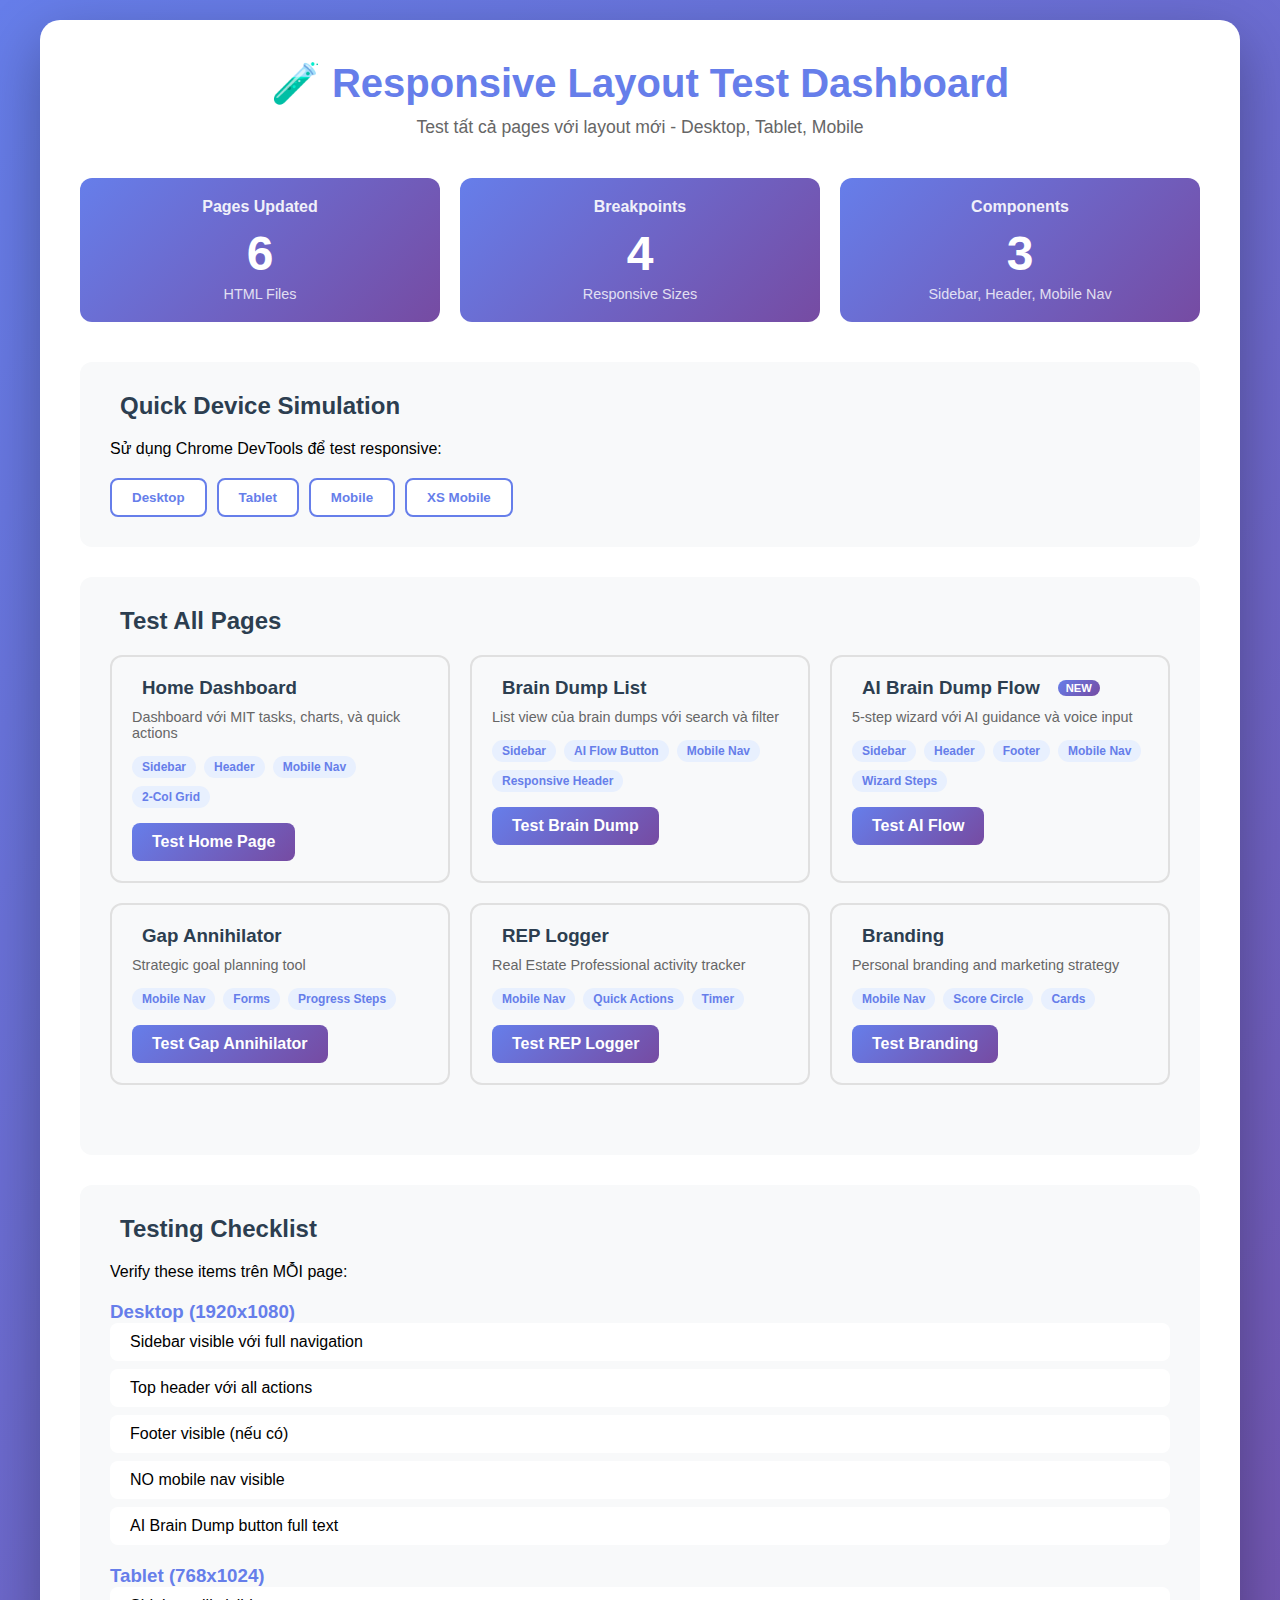
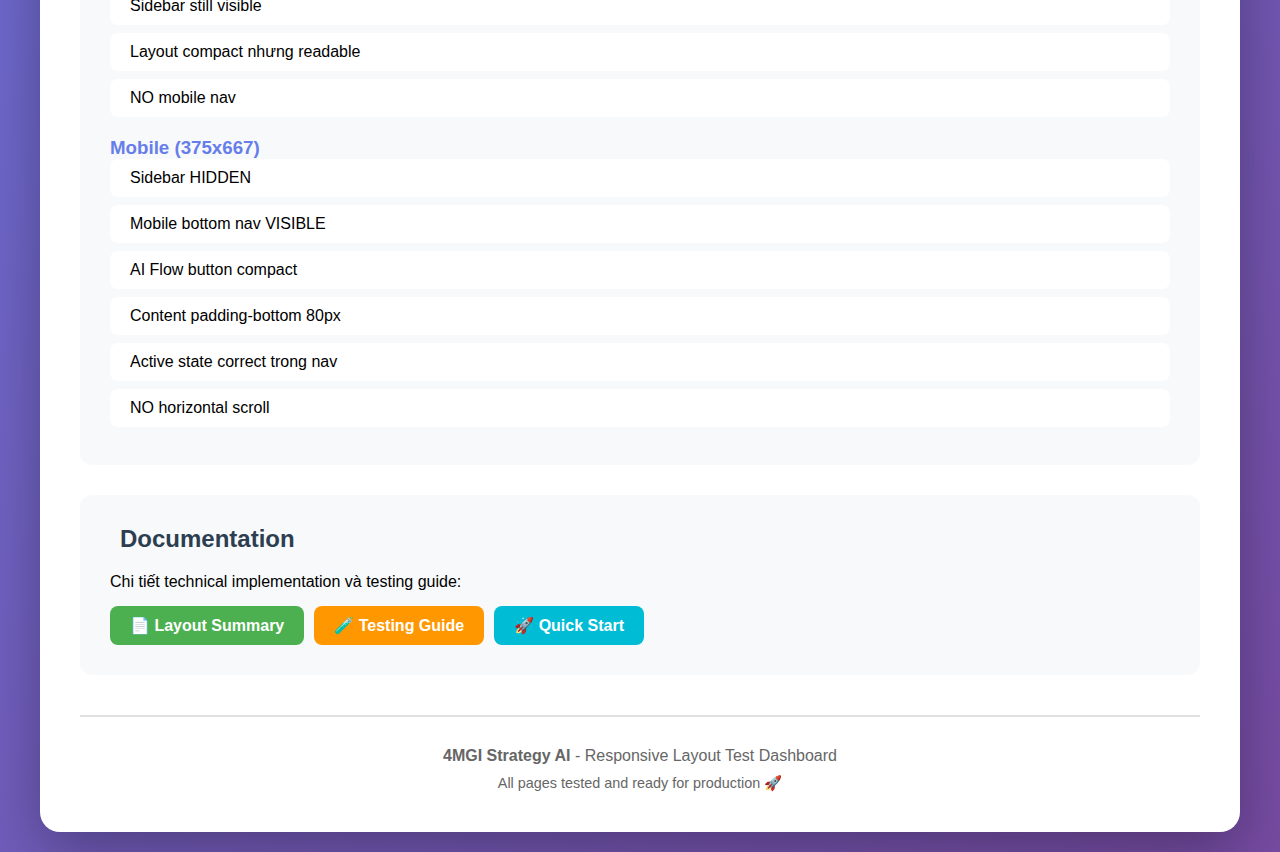
<file: test-responsive.html>
<!DOCTYPE html>
<html lang="vi">
<head>
  <meta charset="UTF-8">
  <meta name="viewport" content="width=device-width, initial-scale=1.0">
  <title>🧪 Responsive Layout Test - 4MGI</title>
  <link href="https://fonts.googleapis.com/css2?family=Inter:wght@400;500;600;700&display=swap" rel="stylesheet">
  <link rel="stylesheet" href="https://cdnjs.cloudflare.com/ajax/libs/font-awesome/6.5.2/css/all.min.css">
  <style>
    * {
      margin: 0;
      padding: 0;
      box-sizing: border-box;
    }

    body {
      font-family: 'Inter', sans-serif;
      background: linear-gradient(135deg, #667eea 0%, #764ba2 100%);
      padding: 20px;
      min-height: 100vh;
    }

    .test-container {
      max-width: 1200px;
      margin: 0 auto;
      background: white;
      border-radius: 20px;
      padding: 40px;
      box-shadow: 0 20px 60px rgba(0, 0, 0, 0.3);
    }

    h1 {
      text-align: center;
      color: #667eea;
      margin-bottom: 10px;
      font-size: 2.5rem;
    }

    .subtitle {
      text-align: center;
      color: #666;
      margin-bottom: 40px;
      font-size: 1.1rem;
    }

    .status-grid {
      display: grid;
      grid-template-columns: repeat(auto-fit, minmax(250px, 1fr));
      gap: 20px;
      margin-bottom: 40px;
    }

    .status-card {
      background: linear-gradient(135deg, #667eea 0%, #764ba2 100%);
      padding: 20px;
      border-radius: 12px;
      color: white;
      text-align: center;
    }

    .status-card h3 {
      font-size: 1rem;
      margin-bottom: 10px;
      opacity: 0.9;
    }

    .status-card .number {
      font-size: 3rem;
      font-weight: 700;
      margin-bottom: 5px;
    }

    .status-card .label {
      font-size: 0.9rem;
      opacity: 0.8;
    }

    .page-links {
      display: grid;
      grid-template-columns: repeat(auto-fit, minmax(300px, 1fr));
      gap: 20px;
      margin-bottom: 40px;
    }

    .page-card {
      background: #f8f9fa;
      border: 2px solid #e0e0e0;
      border-radius: 12px;
      padding: 20px;
      transition: all 0.3s ease;
    }

    .page-card:hover {
      border-color: #667eea;
      transform: translateY(-4px);
      box-shadow: 0 10px 30px rgba(102, 126, 234, 0.2);
    }

    .page-card h3 {
      color: #2c3e50;
      margin-bottom: 10px;
      display: flex;
      align-items: center;
      gap: 10px;
    }

    .page-card h3 i {
      color: #667eea;
      font-size: 1.5rem;
    }

    .page-card p {
      color: #666;
      margin-bottom: 15px;
      font-size: 0.9rem;
    }

    .page-card .features {
      display: flex;
      flex-wrap: wrap;
      gap: 8px;
      margin-bottom: 15px;
    }

    .feature-tag {
      background: #e8f0fe;
      color: #667eea;
      padding: 4px 10px;
      border-radius: 12px;
      font-size: 0.75rem;
      font-weight: 600;
    }

    .page-card a {
      display: inline-block;
      background: linear-gradient(135deg, #667eea 0%, #764ba2 100%);
      color: white;
      padding: 10px 20px;
      border-radius: 8px;
      text-decoration: none;
      font-weight: 600;
      transition: all 0.2s;
    }

    .page-card a:hover {
      transform: scale(1.05);
      box-shadow: 0 4px 12px rgba(102, 126, 234, 0.4);
    }

    .test-section {
      background: #f8f9fa;
      border-radius: 12px;
      padding: 30px;
      margin-bottom: 30px;
    }

    .test-section h2 {
      color: #2c3e50;
      margin-bottom: 20px;
      display: flex;
      align-items: center;
      gap: 10px;
    }

    .test-section h2 i {
      color: #667eea;
    }

    .checklist {
      list-style: none;
      padding: 0;
    }

    .checklist li {
      padding: 10px;
      margin-bottom: 8px;
      background: white;
      border-radius: 8px;
      display: flex;
      align-items: center;
      gap: 10px;
    }

    .checklist li i {
      color: #4caf50;
      font-size: 1.2rem;
    }

    .device-buttons {
      display: flex;
      gap: 10px;
      flex-wrap: wrap;
      margin-top: 20px;
    }

    .device-btn {
      padding: 10px 20px;
      border: 2px solid #667eea;
      background: white;
      color: #667eea;
      border-radius: 8px;
      cursor: pointer;
      font-weight: 600;
      transition: all 0.2s;
    }

    .device-btn:hover {
      background: #667eea;
      color: white;
    }

    .badge-new {
      background: linear-gradient(135deg, #667eea 0%, #764ba2 100%);
      color: white;
      padding: 2px 8px;
      border-radius: 12px;
      font-size: 0.7rem;
      font-weight: 700;
      margin-left: 8px;
    }

    @media (max-width: 768px) {
      .test-container {
        padding: 20px;
      }

      h1 {
        font-size: 1.8rem;
      }

      .status-card .number {
        font-size: 2rem;
      }

      .page-links,
      .status-grid {
        grid-template-columns: 1fr;
      }
    }
  </style>
</head>
<body>
  <div class="test-container">
    <h1>🧪 Responsive Layout Test Dashboard</h1>
    <p class="subtitle">Test tất cả pages với layout mới - Desktop, Tablet, Mobile</p>

    <!-- Status Overview -->
    <div class="status-grid">
      <div class="status-card">
        <h3>Pages Updated</h3>
        <div class="number">6</div>
        <div class="label">HTML Files</div>
      </div>
      <div class="status-card">
        <h3>Breakpoints</h3>
        <div class="number">4</div>
        <div class="label">Responsive Sizes</div>
      </div>
      <div class="status-card">
        <h3>Components</h3>
        <div class="number">3</div>
        <div class="label">Sidebar, Header, Mobile Nav</div>
      </div>
    </div>

    <!-- Quick Test Buttons -->
    <div class="test-section">
      <h2><i class="fas fa-mobile-alt"></i> Quick Device Simulation</h2>
      <p>Sử dụng Chrome DevTools để test responsive:</p>
      <div class="device-buttons">
        <button class="device-btn" onclick="alert('Press F12 → Ctrl+Shift+M → Choose Desktop (1920x1080)')">
          <i class="fas fa-desktop"></i> Desktop
        </button>
        <button class="device-btn" onclick="alert('Press F12 → Ctrl+Shift+M → Choose iPad (768x1024)')">
          <i class="fas fa-tablet-alt"></i> Tablet
        </button>
        <button class="device-btn" onclick="alert('Press F12 → Ctrl+Shift+M → Choose iPhone SE (375x667)')">
          <i class="fas fa-mobile-alt"></i> Mobile
        </button>
        <button class="device-btn" onclick="alert('Press F12 → Ctrl+Shift+M → Responsive (320x568)')">
          <i class="fas fa-mobile"></i> XS Mobile
        </button>
      </div>
    </div>

    <!-- Page Links -->
    <div class="test-section">
      <h2><i class="fas fa-link"></i> Test All Pages</h2>
      <div class="page-links">
        
        <div class="page-card">
          <h3><i class="fas fa-home"></i> Home Dashboard</h3>
          <p>Dashboard với MIT tasks, charts, và quick actions</p>
          <div class="features">
            <span class="feature-tag">Sidebar</span>
            <span class="feature-tag">Header</span>
            <span class="feature-tag">Mobile Nav</span>
            <span class="feature-tag">2-Col Grid</span>
          </div>
          <a href="home.html" target="_blank">Test Home Page <i class="fas fa-arrow-right"></i></a>
        </div>

        <div class="page-card">
          <h3><i class="fas fa-brain"></i> Brain Dump List</h3>
          <p>List view của brain dumps với search và filter</p>
          <div class="features">
            <span class="feature-tag">Sidebar</span>
            <span class="feature-tag">AI Flow Button</span>
            <span class="feature-tag">Mobile Nav</span>
            <span class="feature-tag">Responsive Header</span>
          </div>
          <a href="brain-dump.html" target="_blank">Test Brain Dump <i class="fas fa-arrow-right"></i></a>
        </div>

        <div class="page-card">
          <h3><i class="fas fa-robot"></i> AI Brain Dump Flow <span class="badge-new">NEW</span></h3>
          <p>5-step wizard với AI guidance và voice input</p>
          <div class="features">
            <span class="feature-tag">Sidebar</span>
            <span class="feature-tag">Header</span>
            <span class="feature-tag">Footer</span>
            <span class="feature-tag">Mobile Nav</span>
            <span class="feature-tag">Wizard Steps</span>
          </div>
          <a href="brain-dump-flow.html" target="_blank">Test AI Flow <i class="fas fa-arrow-right"></i></a>
        </div>

        <div class="page-card">
          <h3><i class="fas fa-chart-line"></i> Gap Annihilator</h3>
          <p>Strategic goal planning tool</p>
          <div class="features">
            <span class="feature-tag">Mobile Nav</span>
            <span class="feature-tag">Forms</span>
            <span class="feature-tag">Progress Steps</span>
          </div>
          <a href="gap-annihilator.html" target="_blank">Test Gap Annihilator <i class="fas fa-arrow-right"></i></a>
        </div>

        <div class="page-card">
          <h3><i class="fas fa-chart-bar"></i> REP Logger</h3>
          <p>Real Estate Professional activity tracker</p>
          <div class="features">
            <span class="feature-tag">Mobile Nav</span>
            <span class="feature-tag">Quick Actions</span>
            <span class="feature-tag">Timer</span>
          </div>
          <a href="rep-logger.html" target="_blank">Test REP Logger <i class="fas fa-arrow-right"></i></a>
        </div>

        <div class="page-card">
          <h3><i class="fas fa-pen-nib"></i> Branding</h3>
          <p>Personal branding and marketing strategy</p>
          <div class="features">
            <span class="feature-tag">Mobile Nav</span>
            <span class="feature-tag">Score Circle</span>
            <span class="feature-tag">Cards</span>
          </div>
          <a href="branding.html" target="_blank">Test Branding <i class="fas fa-arrow-right"></i></a>
        </div>

      </div>
    </div>

    <!-- Checklist -->
    <div class="test-section">
      <h2><i class="fas fa-check-circle"></i> Testing Checklist</h2>
      <p>Verify these items trên MỖI page:</p>
      
      <h3 style="margin-top: 20px; color: #667eea;">Desktop (1920x1080)</h3>
      <ul class="checklist">
        <li><i class="fas fa-check-circle"></i> Sidebar visible với full navigation</li>
        <li><i class="fas fa-check-circle"></i> Top header với all actions</li>
        <li><i class="fas fa-check-circle"></i> Footer visible (nếu có)</li>
        <li><i class="fas fa-check-circle"></i> NO mobile nav visible</li>
        <li><i class="fas fa-check-circle"></i> AI Brain Dump button full text</li>
      </ul>

      <h3 style="margin-top: 20px; color: #667eea;">Tablet (768x1024)</h3>
      <ul class="checklist">
        <li><i class="fas fa-check-circle"></i> Sidebar still visible</li>
        <li><i class="fas fa-check-circle"></i> Layout compact nhưng readable</li>
        <li><i class="fas fa-check-circle"></i> NO mobile nav</li>
      </ul>

      <h3 style="margin-top: 20px; color: #667eea;">Mobile (375x667)</h3>
      <ul class="checklist">
        <li><i class="fas fa-check-circle"></i> Sidebar HIDDEN</li>
        <li><i class="fas fa-check-circle"></i> Mobile bottom nav VISIBLE</li>
        <li><i class="fas fa-check-circle"></i> AI Flow button compact</li>
        <li><i class="fas fa-check-circle"></i> Content padding-bottom 80px</li>
        <li><i class="fas fa-check-circle"></i> Active state correct trong nav</li>
        <li><i class="fas fa-check-circle"></i> NO horizontal scroll</li>
      </ul>
    </div>

    <!-- Documentation Links -->
    <div class="test-section">
      <h2><i class="fas fa-book"></i> Documentation</h2>
      <p>Chi tiết technical implementation và testing guide:</p>
      <div style="display: flex; gap: 10px; flex-wrap: wrap; margin-top: 15px;">
        <a href="RESPONSIVE-LAYOUT-SUMMARY.md" target="_blank" style="display: inline-block; padding: 10px 20px; background: #4caf50; color: white; text-decoration: none; border-radius: 8px; font-weight: 600;">
          📄 Layout Summary
        </a>
        <a href="TESTING-GUIDE.md" target="_blank" style="display: inline-block; padding: 10px 20px; background: #ff9800; color: white; text-decoration: none; border-radius: 8px; font-weight: 600;">
          🧪 Testing Guide
        </a>
        <a href="BRAIN-DUMP-QUICKSTART.md" target="_blank" style="display: inline-block; padding: 10px 20px; background: #00bcd4; color: white; text-decoration: none; border-radius: 8px; font-weight: 600;">
          🚀 Quick Start
        </a>
      </div>
    </div>

    <!-- Footer -->
    <div style="text-align: center; margin-top: 40px; padding-top: 30px; border-top: 2px solid #e0e0e0; color: #666;">
      <p><strong>4MGI Strategy AI</strong> - Responsive Layout Test Dashboard</p>
      <p style="font-size: 0.9rem; margin-top: 10px;">
        All pages tested and ready for production 🚀
      </p>
    </div>
  </div>

  <script>
    // Log current screen size
    function logScreenSize() {
      const width = window.innerWidth;
      const height = window.innerHeight;
      let device = '';
      
      if (width >= 1024) device = '🖥️ Desktop';
      else if (width >= 768) device = '📱 Tablet';
      else if (width >= 375) device = '📱 Mobile';
      else device = '📱 XS Mobile';
      
      console.log(`${device} - ${width}x${height}px`);
    }

    logScreenSize();
    window.addEventListener('resize', logScreenSize);

    // Show instructions on load
    window.addEventListener('load', function() {
      console.log('%c🧪 RESPONSIVE TEST DASHBOARD', 'font-size: 20px; color: #667eea; font-weight: bold;');
      console.log('%cPress F12 → Ctrl+Shift+M to toggle device toolbar', 'font-size: 14px; color: #666;');
      console.log('%cTest all pages at different breakpoints', 'font-size: 14px; color: #666;');
    });
  </script>
</body>
</html>
</file>
<file: login.css>
/* --- Variables --- */
:root {
  --color-primary: #00bcd4;
  --color-primary-dark: #00acc1;
  --color-dark: #2c3e50;
  --color-gray: #9e9e9e;
  --color-gray-light: #f5f5f5;
  --color-white: #ffffff;
  --color-text: #333333;
  --color-error: #f44336;
  --color-success: #4caf50;
  --color-warning: #ff9800;
  --color-facebook: #1877f2;
  --color-google: #ea4335;
  --color-apple: #000000;
  --color-microsoft: #00a4ef;

  --font-family: "Inter", -apple-system, BlinkMacSystemFont, sans-serif;
  --border-radius: 12px;
  --box-shadow: 0 4px 6px rgba(0, 0, 0, 0.07);
  --box-shadow-lg: 0 10px 40px rgba(0, 0, 0, 0.15);
  --transition: all 0.3s cubic-bezier(0.4, 0, 0.2, 1);
}

/* --- Reset --- */
* {
  box-sizing: border-box;
  margin: 0;
  padding: 0;
}

body {
  font-family: var(--font-family);
  background: linear-gradient(135deg, var(--color-primary), #00acc1);
  min-height: 100vh;
  display: flex;
  align-items: center;
  justify-content: center;
  position: relative;
  overflow-x: hidden;
}

/* --- Background Pattern --- */
.bg-pattern {
  position: fixed;
  top: 0;
  left: 0;
  right: 0;
  bottom: 0;
  pointer-events: none;
  overflow: hidden;
  z-index: 0;
}

.pattern-circle {
  position: absolute;
  border-radius: 50%;
  background: rgba(255, 255, 255, 0.03);
  animation: float 20s infinite;
}

.pattern-circle-1 {
  width: 300px;
  height: 300px;
  top: -100px;
  left: -100px;
  animation-delay: 0s;
}

.pattern-circle-2 {
  width: 500px;
  height: 500px;
  bottom: -200px;
  right: -200px;
  animation-delay: 5s;
}

.pattern-circle-3 {
  width: 200px;
  height: 200px;
  top: 50%;
  left: 50%;
  animation-delay: 10s;
}

@keyframes float {
  0%,
  100% {
    transform: translateY(0) rotate(0deg);
  }
  50% {
    transform: translateY(-50px) rotate(180deg);
  }
}

/* --- Login Container --- */
.login-container {
  width: 100%;
  max-width: 480px;
  margin: 0 20px;
  position: relative;
  z-index: 1;
}

/* --- Login Card --- */
.login-card {
  background: var(--color-white);
  border-radius: 20px;
  box-shadow: var(--box-shadow-lg);
  padding: 40px;
  animation: slideUp 0.5s ease;
}

@keyframes slideUp {
  from {
    opacity: 0;
    transform: translateY(30px);
  }
  to {
    opacity: 1;
    transform: translateY(0);
  }
}

/* --- Login Header --- */
.login-header {
  text-align: center;
  margin-bottom: 35px;
}

.logo-wrapper {
  display: flex;
  align-items: center;
  justify-content: center;
  margin-bottom: 10px;
}

.logo-image {
  width: 100%;
  max-width: 180px;
  height: auto;
  border-radius: 12px;
  box-shadow: 0 4px 15px rgba(0, 188, 212, 0.2);
}

.tagline {
  color: var(--color-gray);
  font-size: 0.95rem;
  margin-top: 5px;
}

/* --- Login Content --- */
.login-content {
  width: 100%;
}

.form-title {
  font-size: 1.5rem;
  font-weight: 600;
  color: var(--color-dark);
  margin-bottom: 8px;
  text-align: center;
}

.form-subtitle {
  color: var(--color-gray);
  font-size: 0.95rem;
  text-align: center;
  margin-bottom: 30px;
}

/* --- Social Login (Primary) --- */
.social-login-primary {
  display: flex;
  flex-direction: column;
  gap: 12px;
  margin-bottom: 25px;
}

.btn-social-large {
  width: 100%;
  padding: 14px;
  border: none;
  border-radius: 10px;
  cursor: pointer;
  transition: var(--transition);
  display: flex;
  align-items: center;
  justify-content: center;
  gap: 12px;
  font-size: 1rem;
  font-weight: 500;
  color: var(--color-white);
  position: relative;
  overflow: hidden;
}

.btn-social-large::before {
  content: "";
  position: absolute;
  top: 0;
  left: 0;
  right: 0;
  bottom: 0;
  background: linear-gradient(90deg, transparent, rgba(255, 255, 255, 0.2), transparent);
  transform: translateX(-100%);
  transition: transform 0.6s;
}

.btn-social-large:hover::before {
  transform: translateX(100%);
}

.btn-social-large:hover {
  transform: translateY(-2px);
  box-shadow: 0 6px 20px rgba(0, 0, 0, 0.2);
}

.btn-google {
  background: var(--color-google);
}

.btn-facebook {
  background: var(--color-facebook);
}

.btn-apple {
  background: var(--color-apple);
}

.btn-microsoft {
  background: var(--color-microsoft);
}

.btn-social-large i {
  font-size: 1.2rem;
}

/* --- Divider --- */
.divider-with-text {
  text-align: center;
  margin: 25px 0;
  position: relative;
}

.divider-with-text::before {
  content: "";
  position: absolute;
  top: 50%;
  left: 0;
  right: 0;
  height: 1px;
  background: #e0e0e0;
}

.divider-with-text span {
  background: var(--color-white);
  padding: 0 20px;
  position: relative;
  color: var(--color-gray);
  font-size: 0.9rem;
  font-weight: 500;
}

/* --- Email Login Button --- */
.btn-email-login {
  width: 100%;
  padding: 14px;
  border: 2px solid #e0e0e0;
  background: var(--color-white);
  border-radius: 10px;
  cursor: pointer;
  transition: var(--transition);
  display: flex;
  align-items: center;
  justify-content: center;
  gap: 10px;
  font-size: 1rem;
  font-weight: 500;
  color: var(--color-text);
  margin-bottom: 25px;
}

.btn-email-login:hover {
  background: var(--color-gray-light);
  border-color: var(--color-primary);
  transform: translateY(-2px);
  box-shadow: 0 4px 12px rgba(0, 188, 212, 0.2);
}

.btn-email-login i {
  color: var(--color-primary);
  font-size: 1.1rem;
}

/* --- Sign Up Link --- */
.signup-link {
  text-align: center;
  color: var(--color-gray);
  font-size: 0.9rem;
}

.signup-link a {
  color: var(--color-primary);
  text-decoration: none;
  font-weight: 600;
  transition: var(--transition);
}

.signup-link a:hover {
  color: var(--color-primary-dark);
  text-decoration: underline;
}

/* --- Footer --- */
.login-footer {
  text-align: center;
  margin-top: 30px;
  color: rgba(255, 255, 255, 0.8);
  font-size: 0.85rem;
}

.footer-links {
  margin-top: 10px;
}

.footer-links a {
  color: rgba(255, 255, 255, 0.9);
  text-decoration: none;
  transition: var(--transition);
  margin: 0 5px;
}

.footer-links a:hover {
  color: var(--color-white);
  text-decoration: underline;
}

.footer-links span {
  margin: 0 5px;
}

/* --- Modal --- */
.modal-overlay {
  position: fixed;
  top: 0;
  left: 0;
  right: 0;
  bottom: 0;
  background: rgba(0, 0, 0, 0.5);
  backdrop-filter: blur(5px);
  display: flex;
  align-items: center;
  justify-content: center;
  opacity: 0;
  visibility: hidden;
  transition: opacity 0.3s, visibility 0.3s;
  z-index: 1000;
}

.modal-overlay.show {
  opacity: 1;
  visibility: visible;
}

.modal-content {
  background: var(--color-white);
  border-radius: 20px;
  padding: 40px;
  width: 90%;
  max-width: 450px;
  position: relative;
  transform: scale(0.7);
  transition: transform 0.3s;
  max-height: 90vh;
  overflow-y: auto;
}

.modal-overlay.show .modal-content {
  transform: scale(1);
}

.modal-signup {
  max-width: 550px;
}

.modal-close {
  position: absolute;
  top: 20px;
  right: 20px;
  background: none;
  border: none;
  color: var(--color-gray);
  font-size: 1.5rem;
  cursor: pointer;
  width: 36px;
  height: 36px;
  border-radius: 50%;
  display: flex;
  align-items: center;
  justify-content: center;
  transition: var(--transition);
}

.modal-close:hover {
  background: var(--color-gray-light);
  color: var(--color-error);
}

.modal-header {
  text-align: center;
  margin-bottom: 30px;
}

.modal-icon {
  font-size: 3rem;
  color: var(--color-primary);
  margin-bottom: 15px;
}

.modal-header h3 {
  font-size: 1.5rem;
  color: var(--color-dark);
  margin-bottom: 8px;
}

.modal-header p {
  color: var(--color-gray);
  font-size: 0.95rem;
}

/* --- Form Styles --- */
.form-group {
  margin-bottom: 20px;
}

.form-row {
  display: grid;
  grid-template-columns: 1fr 1fr;
  gap: 15px;
}

.form-label {
  display: flex;
  justify-content: space-between;
  align-items: center;
  font-size: 0.9rem;
  font-weight: 500;
  color: var(--color-text);
  margin-bottom: 8px;
}

.forgot-link {
  color: var(--color-primary);
  text-decoration: none;
  font-size: 0.85rem;
  transition: var(--transition);
}

.forgot-link:hover {
  color: var(--color-primary-dark);
  text-decoration: underline;
}

.input-wrapper {
  position: relative;
}

.input-icon {
  position: absolute;
  left: 15px;
  top: 50%;
  transform: translateY(-50%);
  color: var(--color-gray);
  font-size: 0.95rem;
}

.form-input {
  width: 100%;
  padding: 12px 15px 12px 42px;
  border: 2px solid #e0e0e0;
  border-radius: 10px;
  font-size: 0.95rem;
  transition: var(--transition);
  font-family: var(--font-family);
  background: var(--color-white);
}

.form-input:focus {
  outline: none;
  border-color: var(--color-primary);
  box-shadow: 0 0 0 4px rgba(0, 188, 212, 0.1);
}

.form-input::placeholder {
  color: var(--color-gray);
}

.toggle-password {
  position: absolute;
  right: 15px;
  top: 50%;
  transform: translateY(-50%);
  background: none;
  border: none;
  color: var(--color-gray);
  cursor: pointer;
  padding: 5px;
  transition: var(--transition);
}

.toggle-password:hover {
  color: var(--color-primary);
}

.error-message {
  display: none;
  color: var(--color-error);
  font-size: 0.85rem;
  margin-top: 5px;
}

.error-message.show {
  display: block;
}

/* --- Checkbox --- */
.checkbox-group {
  margin-bottom: 25px;
}

.checkbox-label {
  display: flex;
  align-items: center;
  cursor: pointer;
  font-size: 0.9rem;
  color: var(--color-text);
  position: relative;
}

.checkbox-label input[type="checkbox"] {
  position: absolute;
  opacity: 0;
  cursor: pointer;
}

.checkbox-custom {
  width: 20px;
  height: 20px;
  border: 2px solid #e0e0e0;
  border-radius: 5px;
  margin-right: 10px;
  position: relative;
  transition: var(--transition);
}

.checkbox-label input[type="checkbox"]:checked ~ .checkbox-custom {
  background: var(--color-primary);
  border-color: var(--color-primary);
}

.checkbox-custom::after {
  content: "";
  position: absolute;
  display: none;
  left: 6px;
  top: 2px;
  width: 5px;
  height: 10px;
  border: solid white;
  border-width: 0 2px 2px 0;
  transform: rotate(45deg);
}

.checkbox-label input[type="checkbox"]:checked ~ .checkbox-custom::after {
  display: block;
}

.checkbox-label a {
  color: var(--color-primary);
  text-decoration: none;
}

.checkbox-label a:hover {
  text-decoration: underline;
}

/* --- Buttons --- */
.btn {
  padding: 14px 24px;
  border: none;
  border-radius: 10px;
  font-size: 1rem;
  font-weight: 500;
  cursor: pointer;
  transition: var(--transition);
  display: inline-flex;
  align-items: center;
  justify-content: center;
  gap: 10px;
  font-family: var(--font-family);
}

.btn-primary {
  background: linear-gradient(135deg, var(--color-primary), var(--color-primary-dark));
  color: var(--color-white);
  box-shadow: 0 4px 15px rgba(0, 188, 212, 0.3);
}

.btn-primary:hover {
  transform: translateY(-2px);
  box-shadow: 0 6px 25px rgba(0, 188, 212, 0.4);
}

.btn-primary:active {
  transform: translateY(0);
}

.btn-block {
  width: 100%;
}

/* --- Back Links --- */
.back-to-social,
.back-to-login {
  text-align: center;
  margin-top: 20px;
}

.back-to-social a,
.back-to-login a {
  color: var(--color-primary);
  text-decoration: none;
  font-size: 0.9rem;
  font-weight: 500;
  display: inline-flex;
  align-items: center;
  gap: 5px;
  transition: var(--transition);
}

.back-to-social a:hover,
.back-to-login a:hover {
  color: var(--color-primary-dark);
  text-decoration: underline;
}

/* --- Social Signup in Modal --- */
.social-signup {
  display: flex;
  gap: 10px;
  margin-bottom: 20px;
}

.btn-social-signup {
  flex: 1;
  padding: 10px;
  border: 2px solid #e0e0e0;
  background: var(--color-white);
  border-radius: 10px;
  cursor: pointer;
  transition: var(--transition);
  display: flex;
  align-items: center;
  justify-content: center;
  gap: 8px;
  font-size: 0.9rem;
  font-weight: 500;
  color: var(--color-text);
}

.btn-social-signup:hover {
  background: var(--color-gray-light);
  transform: translateY(-2px);
}

.btn-social-signup i {
  font-size: 1.1rem;
}

.btn-google-signup i {
  color: var(--color-google);
}

.btn-facebook-signup i {
  color: var(--color-facebook);
}

.divider-small {
  text-align: center;
  margin: 20px 0;
  position: relative;
}

.divider-small::before {
  content: "";
  position: absolute;
  top: 50%;
  left: 0;
  right: 0;
  height: 1px;
  background: #e0e0e0;
}

.divider-small span {
  background: var(--color-white);
  padding: 0 15px;
  position: relative;
  color: var(--color-gray);
  font-size: 0.85rem;
}

/* --- Password Strength --- */
.password-strength {
  margin-top: 10px;
}

.strength-bar {
  height: 5px;
  background: #e0e0e0;
  border-radius: 5px;
  overflow: hidden;
  margin-bottom: 5px;
}

.strength-fill {
  height: 100%;
  width: 0;
  background: var(--color-error);
  transition: width 0.3s, background 0.3s;
}

.strength-fill.weak {
  width: 33%;
  background: var(--color-error);
}

.strength-fill.medium {
  width: 66%;
  background: var(--color-warning);
}

.strength-fill.strong {
  width: 100%;
  background: var(--color-success);
}

.strength-text {
  font-size: 0.85rem;
  color: var(--color-gray);
}

/* --- Notification Styles --- */
.notification {
  position: fixed;
  top: 20px;
  right: 20px;
  background: white;
  padding: 16px 20px;
  border-radius: 10px;
  box-shadow: 0 5px 20px rgba(0, 0, 0, 0.15);
  z-index: 3000;
  max-width: 350px;
  transform: translateX(400px);
  transition: transform 0.3s ease;
  display: flex;
  align-items: flex-start;
  gap: 12px;
}

.notification.show {
  transform: translateX(0);
}

.notification i {
  font-size: 1.3rem;
  margin-top: 2px;
}

.notification strong {
  display: block;
  margin-bottom: 4px;
  color: var(--color-dark);
}

.notification p {
  margin: 0;
  font-size: 0.9rem;
  color: #666;
}

.notification-success i {
  color: var(--color-success);
}

.notification-error i {
  color: var(--color-error);
}

.notification-warning i {
  color: var(--color-warning);
}

.notification-info i {
  color: var(--color-primary);
}

/* --- RESPONSIVE --- */

/* Tablet (768px - 1024px) */
@media (max-width: 1024px) and (min-width: 768px) {
  .login-container {
    max-width: 500px;
  }

  .login-card {
    padding: 35px;
  }
}

/* Mobile (< 768px) */
@media (max-width: 767px) {
  body {
    padding: 20px 0;
  }

  .login-container {
    margin: 0 15px;
    max-width: 100%;
  }

  .login-card {
    padding: 30px 20px;
    border-radius: 16px;
  }

  .logo-image {
    max-width: 140px;
  }

  .form-title {
    font-size: 1.3rem;
  }

  .form-row {
    grid-template-columns: 1fr;
  }

  .btn-social-large {
    padding: 12px;
    font-size: 0.95rem;
  }

  .btn-social-large i {
    font-size: 1.1rem;
  }

  .social-signup {
    flex-direction: column;
  }

  .modal-content {
    margin: 20px;
    padding: 30px 20px;
  }

  .modal-icon {
    font-size: 2.5rem;
  }

  .modal-header h3 {
    font-size: 1.3rem;
  }

  .pattern-circle-1 {
    width: 200px;
    height: 200px;
  }

  .pattern-circle-2 {
    width: 300px;
    height: 300px;
  }

  .pattern-circle-3 {
    width: 150px;
    height: 150px;
  }

  .notification {
    right: 10px;
    left: 10px;
    max-width: none;
  }
}

/* Small Mobile (< 375px) */
@media (max-width: 374px) {
  .login-card {
    padding: 25px 15px;
  }

  .form-title {
    font-size: 1.2rem;
  }

  .form-subtitle {
    font-size: 0.9rem;
  }

  .btn-social-large {
    padding: 11px;
    font-size: 0.9rem;
    gap: 10px;
  }

  .btn-social-large span {
    font-size: 0.9rem;
  }
}
</file>
<file: design-system.css>
/* ========================================
   4MGI UNIFIED DESIGN SYSTEM
   Consistent styling across all pages
   ======================================== */

/* CSS Variables - Design Tokens */
:root {
  /* Primary Colors - Cyan Theme */
  --primary-gradient: linear-gradient(135deg, #00bcd4 0%, #00acc1 100%);
  --primary-light: #4dd0e1;
  --primary-dark: #0097a7;
  --primary-color: #00bcd4;
  --secondary-color: #00acc1;
  
  /* Accent Colors */
  --accent-pink: #f093fb;
  --accent-orange: #ed8936;
  --accent-green: #48bb78;
  --accent-red: #fc8181;
  --accent-blue: #4299e1;
  --accent-yellow: #ecc94b;
  
  /* Neutral Colors */
  --white: #ffffff;
  --gray-50: #f7fafc;
  --gray-100: #edf2f7;
  --gray-200: #e2e8f0;
  --gray-300: #cbd5e0;
  --gray-400: #a0aec0;
  --gray-500: #718096;
  --gray-600: #4a5568;
  --gray-700: #2d3748;
  --gray-800: #1a202c;
  --gray-900: #171923;
  --black: #000000;
  
  /* Background Colors */
  --bg-primary: linear-gradient(135deg, #00bcd4 0%, #00acc1 100%);
  --bg-light: #f7fafc;
  --bg-card: #ffffff;
  --bg-hover: rgba(0, 188, 212, 0.1);
  --bg-overlay: rgba(0, 0, 0, 0.7);
  
  /* Text Colors */
  --text-primary: #1a202c;
  --text-secondary: #4a5568;
  --text-muted: #718096;
  --text-white: #ffffff;
  
  /* Spacing Scale */
  --space-xs: 4px;
  --space-sm: 8px;
  --space-md: 16px;
  --space-lg: 24px;
  --space-xl: 32px;
  --space-2xl: 48px;
  --space-3xl: 64px;
  
  /* Border Radius */
  --radius-sm: 6px;
  --radius-md: 12px;
  --radius-lg: 16px;
  --radius-xl: 20px;
  --radius-2xl: 24px;
  --radius-full: 9999px;
  
  /* Shadows */
  --shadow-sm: 0 1px 3px rgba(0, 0, 0, 0.1);
  --shadow-md: 0 4px 12px rgba(0, 0, 0, 0.15);
  --shadow-lg: 0 10px 40px rgba(0, 0, 0, 0.2);
  --shadow-xl: 0 20px 60px rgba(0, 0, 0, 0.3);
  
  /* Typography */
  --font-family: 'Inter', -apple-system, BlinkMacSystemFont, 'Segoe UI', Roboto, sans-serif;
  --font-size-xs: 12px;
  --font-size-sm: 14px;
  --font-size-base: 16px;
  --font-size-lg: 18px;
  --font-size-xl: 20px;
  --font-size-2xl: 24px;
  --font-size-3xl: 32px;
  --font-size-4xl: 40px;
  --font-size-5xl: 48px;
  
  --font-weight-normal: 400;
  --font-weight-medium: 500;
  --font-weight-semibold: 600;
  --font-weight-bold: 700;
  
  /* Line Heights */
  --line-height-tight: 1.25;
  --line-height-normal: 1.5;
  --line-height-relaxed: 1.75;
  
  /* Transitions */
  --transition-fast: 0.15s ease;
  --transition-base: 0.2s ease;
  --transition-slow: 0.3s ease;
  
  /* Z-Index Scale */
  --z-base: 0;
  --z-dropdown: 100;
  --z-sticky: 200;
  --z-modal: 1000;
  --z-toast: 2000;
  --z-tooltip: 3000;
  
  /* Container Widths */
  --container-sm: 640px;
  --container-md: 768px;
  --container-lg: 1024px;
  --container-xl: 1280px;
  --container-2xl: 1400px;
}

/* ========================================
   GLOBAL RESET & BASE STYLES
   ======================================== */

*,
*::before,
*::after {
  box-sizing: border-box;
  margin: 0;
  padding: 0;
}

html {
  font-size: 16px;
  -webkit-font-smoothing: antialiased;
  -moz-osx-font-smoothing: grayscale;
}

body {
  font-family: var(--font-family);
  font-size: var(--font-size-base);
  line-height: var(--line-height-normal);
  color: var(--text-primary);
  background: var(--bg-light);
  overflow-x: hidden;
}

/* ========================================
   UNIFIED PAGE WRAPPER
   ======================================== */

.page-wrapper {
  min-height: 100vh;
  background: var(--bg-primary);
  padding: var(--space-xl);
}

.page-wrapper.light {
  background: var(--bg-light);
}

.page-container {
  max-width: var(--container-2xl);
  margin: 0 auto;
  background: var(--bg-card);
  border-radius: var(--radius-2xl);
  box-shadow: var(--shadow-xl);
  min-height: calc(100vh - 64px);
}

.page-container.full-height {
  height: calc(100vh - 64px);
  display: flex;
  flex-direction: column;
}

/* ========================================
   HEADER STYLES
   ======================================== */

.page-header {
  padding: var(--space-xl);
  background: var(--bg-primary);
  color: var(--text-white);
  border-radius: var(--radius-2xl) var(--radius-2xl) 0 0;
  display: flex;
  align-items: center;
  justify-content: space-between;
  gap: var(--space-lg);
}

.page-header-title {
  font-size: var(--font-size-3xl);
  font-weight: var(--font-weight-bold);
  margin: 0;
  display: flex;
  align-items: center;
  gap: var(--space-md);
}

.page-header-subtitle {
  font-size: var(--font-size-lg);
  opacity: 0.9;
  margin-top: var(--space-sm);
}

.page-header-actions {
  display: flex;
  gap: var(--space-md);
  align-items: center;
}

/* ========================================
   BUTTON STYLES
   ======================================== */

.btn {
  display: inline-flex;
  align-items: center;
  justify-content: center;
  gap: var(--space-sm);
  padding: 12px 24px;
  border: none;
  border-radius: var(--radius-lg);
  font-family: var(--font-family);
  font-size: var(--font-size-base);
  font-weight: var(--font-weight-semibold);
  cursor: pointer;
  transition: all var(--transition-base);
  text-decoration: none;
  white-space: nowrap;
}

.btn:disabled {
  opacity: 0.5;
  cursor: not-allowed;
}

/* Button Variants */
.btn-primary {
  background: var(--primary-gradient);
  color: var(--text-white);
  box-shadow: var(--shadow-sm);
}

.btn-primary:hover:not(:disabled) {
  transform: translateY(-2px);
  box-shadow: var(--shadow-md);
}

.btn-secondary {
  background: var(--gray-200);
  color: var(--text-primary);
}

.btn-secondary:hover:not(:disabled) {
  background: var(--gray-300);
}

.btn-success {
  background: linear-gradient(135deg, var(--accent-green) 0%, #38a169 100%);
  color: var(--text-white);
}

.btn-danger {
  background: linear-gradient(135deg, var(--accent-red) 0%, #f56565 100%);
  color: var(--text-white);
}

.btn-outline {
  background: transparent;
  color: var(--primary-color);
  border: 2px solid var(--primary-color);
}

.btn-outline:hover:not(:disabled) {
  background: var(--bg-hover);
}

.btn-ghost {
  background: transparent;
  color: var(--text-primary);
}

.btn-ghost:hover:not(:disabled) {
  background: var(--bg-hover);
}

/* Button Sizes */
.btn-sm {
  padding: 8px 16px;
  font-size: var(--font-size-sm);
}

.btn-lg {
  padding: 16px 32px;
  font-size: var(--font-size-lg);
}

.btn-icon {
  padding: 12px;
  width: 44px;
  height: 44px;
}

/* ========================================
   CARD STYLES
   ======================================== */

.card {
  background: var(--bg-card);
  border-radius: var(--radius-lg);
  padding: var(--space-lg);
  box-shadow: var(--shadow-sm);
  transition: all var(--transition-base);
}

.card:hover {
  box-shadow: var(--shadow-md);
  transform: translateY(-2px);
}

.card-header {
  margin-bottom: var(--space-lg);
}

.card-title {
  font-size: var(--font-size-xl);
  font-weight: var(--font-weight-bold);
  color: var(--text-primary);
  margin-bottom: var(--space-sm);
}

.card-subtitle {
  font-size: var(--font-size-sm);
  color: var(--text-muted);
}

/* ========================================
   FORM STYLES
   ======================================== */

.form-group {
  margin-bottom: var(--space-lg);
}

.form-label {
  display: block;
  font-size: var(--font-size-sm);
  font-weight: var(--font-weight-semibold);
  color: var(--text-primary);
  margin-bottom: var(--space-sm);
}

.form-input,
.form-textarea,
.form-select {
  width: 100%;
  padding: 12px 16px;
  border: 2px solid var(--gray-200);
  border-radius: var(--radius-md);
  font-family: var(--font-family);
  font-size: var(--font-size-base);
  color: var(--text-primary);
  background: var(--white);
  transition: all var(--transition-base);
}

.form-input:focus,
.form-textarea:focus,
.form-select:focus {
  outline: none;
  border-color: var(--primary-color);
  box-shadow: 0 0 0 3px var(--bg-hover);
}

.form-textarea {
  min-height: 120px;
  resize: vertical;
}

.form-hint {
  font-size: var(--font-size-sm);
  color: var(--text-muted);
  margin-top: var(--space-sm);
}

.form-error {
  font-size: var(--font-size-sm);
  color: var(--accent-red);
  margin-top: var(--space-sm);
}

/* ========================================
   BADGE & TAG STYLES
   ======================================== */

.badge {
  display: inline-flex;
  align-items: center;
  gap: var(--space-xs);
  padding: 4px 12px;
  border-radius: var(--radius-full);
  font-size: var(--font-size-xs);
  font-weight: var(--font-weight-semibold);
  white-space: nowrap;
}

.badge-primary {
  background: var(--bg-hover);
  color: var(--primary-color);
}

.badge-success {
  background: rgba(72, 187, 120, 0.1);
  color: var(--accent-green);
}

.badge-warning {
  background: rgba(237, 137, 54, 0.1);
  color: var(--accent-orange);
}

.badge-danger {
  background: rgba(252, 129, 129, 0.1);
  color: var(--accent-red);
}

/* ========================================
   RESPONSIVE UTILITIES
   ======================================== */

/* Mobile First Breakpoints */
@media (max-width: 640px) {
  :root {
    --font-size-3xl: 24px;
    --font-size-4xl: 28px;
    --font-size-5xl: 32px;
  }
  
  .page-wrapper {
    padding: var(--space-md);
  }
  
  .page-container {
    border-radius: var(--radius-lg);
    min-height: calc(100vh - 32px);
  }
  
  .page-header {
    padding: var(--space-lg);
    flex-direction: column;
    text-align: center;
  }
  
  .page-header-title {
    font-size: var(--font-size-2xl);
  }
  
  .page-header-actions {
    width: 100%;
    justify-content: center;
  }
  
  .btn {
    padding: 10px 20px;
    font-size: var(--font-size-sm);
  }
  
  .btn-lg {
    padding: 12px 24px;
    font-size: var(--font-size-base);
  }
  
  .card {
    padding: var(--space-md);
  }
}

@media (min-width: 641px) and (max-width: 1024px) {
  .page-wrapper {
    padding: var(--space-lg);
  }
  
  .page-header {
    padding: var(--space-lg) var(--space-xl);
  }
}

/* Hide on Mobile */
.hidden-mobile {
  display: none !important;
}

@media (min-width: 768px) {
  .hidden-mobile {
    display: block !important;
  }
}

/* Hide on Desktop */
.hidden-desktop {
  display: block !important;
}

@media (min-width: 768px) {
  .hidden-desktop {
    display: none !important;
  }
}

/* Responsive Grid */
.grid {
  display: grid;
  gap: var(--space-lg);
}

.grid-cols-1 { grid-template-columns: repeat(1, 1fr); }
.grid-cols-2 { grid-template-columns: repeat(2, 1fr); }
.grid-cols-3 { grid-template-columns: repeat(3, 1fr); }
.grid-cols-4 { grid-template-columns: repeat(4, 1fr); }

@media (max-width: 640px) {
  .grid-cols-2,
  .grid-cols-3,
  .grid-cols-4 {
    grid-template-columns: 1fr;
  }
}

@media (min-width: 641px) and (max-width: 1024px) {
  .grid-cols-3,
  .grid-cols-4 {
    grid-template-columns: repeat(2, 1fr);
  }
}

/* Flex Utilities */
.flex {
  display: flex;
}

.flex-col {
  flex-direction: column;
}

.flex-wrap {
  flex-wrap: wrap;
}

.items-center {
  align-items: center;
}

.justify-center {
  justify-content: center;
}

.justify-between {
  justify-content: space-between;
}

.gap-sm { gap: var(--space-sm); }
.gap-md { gap: var(--space-md); }
.gap-lg { gap: var(--space-lg); }
.gap-xl { gap: var(--space-xl); }

/* Spacing Utilities */
.m-0 { margin: 0; }
.mt-sm { margin-top: var(--space-sm); }
.mt-md { margin-top: var(--space-md); }
.mt-lg { margin-top: var(--space-lg); }
.mt-xl { margin-top: var(--space-xl); }

.mb-sm { margin-bottom: var(--space-sm); }
.mb-md { margin-bottom: var(--space-md); }
.mb-lg { margin-bottom: var(--space-lg); }
.mb-xl { margin-bottom: var(--space-xl); }

.p-0 { padding: 0; }
.p-sm { padding: var(--space-sm); }
.p-md { padding: var(--space-md); }
.p-lg { padding: var(--space-lg); }
.p-xl { padding: var(--space-xl); }

/* Text Utilities */
.text-center { text-align: center; }
.text-left { text-align: left; }
.text-right { text-align: right; }

.text-primary { color: var(--text-primary); }
.text-secondary { color: var(--text-secondary); }
.text-muted { color: var(--text-muted); }
.text-white { color: var(--text-white); }

.font-bold { font-weight: var(--font-weight-bold); }
.font-semibold { font-weight: var(--font-weight-semibold); }
.font-medium { font-weight: var(--font-weight-medium); }

/* ========================================
   ANIMATIONS
   ======================================== */

@keyframes fadeIn {
  from {
    opacity: 0;
  }
  to {
    opacity: 1;
  }
}

@keyframes slideUp {
  from {
    opacity: 0;
    transform: translateY(40px);
  }
  to {
    opacity: 1;
    transform: translateY(0);
  }
}

@keyframes slideDown {
  from {
    opacity: 0;
    transform: translateY(-40px);
  }
  to {
    opacity: 1;
    transform: translateY(0);
  }
}

@keyframes scaleIn {
  from {
    opacity: 0;
    transform: scale(0.9);
  }
  to {
    opacity: 1;
    transform: scale(1);
  }
}

.animate-fade-in {
  animation: fadeIn 0.3s ease-out;
}

.animate-slide-up {
  animation: slideUp 0.4s ease-out;
}

.animate-slide-down {
  animation: slideDown 0.4s ease-out;
}

.animate-scale-in {
  animation: scaleIn 0.3s ease-out;
}

/* ========================================
   MOBILE OPTIMIZATION WARNING
   ======================================== */

.mobile-warning {
  display: none;
  position: fixed;
  top: 0;
  left: 0;
  width: 100%;
  height: 100vh;
  background: var(--bg-primary);
  color: var(--text-white);
  z-index: 10000;
  align-items: center;
  justify-content: center;
  text-align: center;
  padding: var(--space-xl);
}

.mobile-warning.active {
  display: flex;
}

.mobile-warning-content {
  max-width: 400px;
}

.mobile-warning h2 {
  font-size: var(--font-size-3xl);
  margin-bottom: var(--space-lg);
}

.mobile-warning p {
  font-size: var(--font-size-lg);
  opacity: 0.9;
  margin-bottom: var(--space-xl);
  line-height: var(--line-height-relaxed);
}
</file>
<file: layout.css>
/* =============================================================
   GLOBAL LAYOUT STYLES - Shared across all pages
   ============================================================= */

/* Mobile Bottom Navigation */
.mobile-nav {
  display: none;
  position: fixed;
  bottom: 0;
  left: 0;
  right: 0;
  background: #2c3e50;
  box-shadow: 0 -2px 10px rgba(0, 0, 0, 0.1);
  z-index: 50;
  padding: 8px 0;
}

.mobile-nav-items {
  display: flex;
  justify-content: space-around;
  align-items: center;
  max-width: 600px;
  margin: 0 auto;
}

.mobile-nav-item {
  display: flex;
  flex-direction: column;
  align-items: center;
  justify-content: center;
  color: rgba(255, 255, 255, 0.7);
  text-decoration: none;
  font-size: 11px;
  padding: 8px 12px;
  border-radius: 8px;
  transition: all 0.2s;
  position: relative;
  min-width: 60px;
}

.mobile-nav-item i {
  font-size: 20px;
  margin-bottom: 4px;
  color: #00bcd4;
}

.mobile-nav-item span {
  font-weight: 500;
}

.mobile-nav-item.active {
  background: rgba(0, 188, 212, 0.15);
  color: white;
}

.mobile-nav-item .badge-new {
  position: absolute;
  top: 4px;
  right: 8px;
  background: linear-gradient(135deg, var(--color-primary), #00acc1);
  color: white;
  padding: 1px 4px;
  border-radius: 6px;
  font-size: 8px;
  font-weight: 700;
}

/* AI Brain Dump Button Styles (Responsive) */
.btn-ai-flow {
  display: inline-flex;
  align-items: center;
  gap: 8px;
  padding: 10px 20px;
  background: linear-gradient(135deg, var(--color-primary), #00acc1);
  color: white;
  border-radius: 10px;
  text-decoration: none;
  font-weight: 600;
  font-size: 14px;
  box-shadow: 0 4px 12px rgba(0, 188, 212, 0.3);
  transition: all 0.2s ease;
  margin-right: 16px;
  white-space: nowrap;
}

.btn-ai-flow:hover {
  transform: translateY(-2px);
  box-shadow: 0 6px 20px rgba(102, 126, 234, 0.4);
}

.btn-ai-flow .badge-new {
  background: rgba(255, 255, 255, 0.2);
  padding: 2px 8px;
  border-radius: 12px;
  font-size: 11px;
  font-weight: 700;
}

/* Header Actions Responsive */
.header-actions {
  display: flex;
  gap: 15px;
  align-items: center;
  flex-wrap: wrap;
}

.search-filter-wrapper {
  display: flex;
  gap: 12px;
  align-items: center;
  flex-wrap: wrap;
}

/* =============================================================
   TABLET RESPONSIVE (768px - 1024px)
   ============================================================= */
@media (max-width: 1024px) and (min-width: 768px) {
  .btn-ai-flow {
    padding: 8px 16px;
    font-size: 13px;
    gap: 6px;
  }

  .btn-ai-flow .badge-new {
    font-size: 10px;
    padding: 1px 6px;
  }

  .header-actions {
    gap: 10px;
  }

  .search-filter-wrapper {
    gap: 8px;
  }
}

/* =============================================================
   MOBILE RESPONSIVE (< 768px)
   ============================================================= */
@media (max-width: 767px) {
  /* Show mobile bottom nav */
  .mobile-nav {
    display: block;
  }

  /* Adjust content area for bottom nav */
  .content-area {
    padding-bottom: 80px !important;
  }

  /* Adjust standalone page containers */
  .rep-logger-container,
  .gap-annihilator-container,
  .branding-container,
  body {
    padding-bottom: 80px !important;
  }

  /* Make header more compact */
  .top-header {
    flex-direction: column;
    align-items: flex-start !important;
    gap: 12px;
    padding: 12px !important;
  }

  .brain-dump-header .header-left {
    width: 100%;
    margin-bottom: 8px;
  }

  .header-actions {
    width: 100%;
    flex-wrap: wrap;
    gap: 8px;
    justify-content: space-between;
  }

  /* Responsive AI Flow Button - Mobile */
  .btn-ai-flow {
    padding: 8px 12px;
    font-size: 12px;
    gap: 6px;
    margin-right: 0;
    flex: 1 1 auto;
    justify-content: center;
    min-width: 140px;
  }

  .btn-ai-flow .btn-text {
    display: inline;
  }

  .btn-ai-flow .badge-new {
    font-size: 9px;
    padding: 2px 6px;
  }

  /* Make search/filter stack nicely */
  .search-filter-wrapper {
    width: 100%;
    gap: 8px;
  }

  .search-bar {
    flex: 1;
    min-width: 150px;
  }

  .filter-dropdown {
    flex-shrink: 0;
  }

  /* Adjust icon buttons */
  .icon-btn {
    padding: 6px;
    font-size: 1.1rem;
  }

  .user-avatar {
    width: 32px;
    height: 32px;
    font-size: 14px;
  }
}

/* Extra small mobile (< 375px) */
@media (max-width: 374px) {
  .btn-ai-flow {
    padding: 6px 10px;
    font-size: 11px;
    gap: 4px;
  }

  .btn-ai-flow .btn-text {
    display: none;
  }

  .btn-ai-flow::after {
    content: 'AI Flow';
    display: inline;
    font-size: 11px;
  }

  .btn-ai-flow .badge-new {
    position: static;
    margin-left: 4px;
  }

  .mobile-nav-item {
    min-width: 50px;
    padding: 6px 8px;
    font-size: 10px;
  }

  .mobile-nav-item i {
    font-size: 18px;
  }
}

/* =============================================================
   LAYOUT UTILITIES
   ============================================================= */

/* Standard Page Wrapper */
.page-with-layout {
  display: flex;
  min-height: 100vh;
  flex-direction: column;
}

.page-with-layout .app-container {
  display: flex;
  flex: 1;
}

/* Content area with sidebar */
.main-content-wrapper {
  flex: 1;
  display: flex;
  flex-direction: column;
  overflow-x: hidden;
}

/* Footer */
.app-footer {
  background: #2c3e50;
  color: rgba(255, 255, 255, 0.7);
  padding: 20px;
  text-align: center;
  font-size: 13px;
  border-top: 1px solid rgba(255, 255, 255, 0.1);
}

.app-footer a {
  color: #00bcd4;
  text-decoration: none;
  margin: 0 8px;
}

.app-footer a:hover {
  text-decoration: underline;
}

@media (max-width: 767px) {
  .app-footer {
    display: none; /* Hide footer on mobile to save space */
  }
}

/* Ensure flow container works within layout */
.brain-dump-flow-wrapper.with-layout {
  padding: 0;
  margin: 0;
  min-height: auto;
}

.brain-dump-flow-wrapper.with-layout .brain-dump-flow-container {
  max-width: 100%;
  padding: 20px;
}

@media (max-width: 767px) {
  .brain-dump-flow-wrapper.with-layout .brain-dump-flow-container {
    padding: 16px;
  }
}
</file>
<file: brain-dump-flow.css>
/* BRAIN DUMP CONVERSATIONAL FLOW STYLES */
/* Responsive Design - Mobile First with Desktop Enhancement */

.brain-dump-flow-wrapper {
  min-height: 100vh;
  background: linear-gradient(135deg, var(--color-primary), #00acc1);
  padding: 16px;
}

.brain-dump-flow-container {
  max-width: 1400px;
  margin: 0 auto;
  background: white;
  border-radius: 16px;
  box-shadow: 0 10px 40px rgba(0, 0, 0, 0.2);
  min-height: calc(100vh - 32px);
  display: flex;
  flex-direction: column;
}

/* Step Container */
.brain-dump-step {
  padding: 20px;
  flex: 1;
  display: flex;
  flex-direction: column;
}

.brain-dump-step.full-screen {
  padding: 16px;
}

/* Tablet & Desktop */
@media (min-width: 768px) {
  .brain-dump-flow-wrapper {
    padding: 24px;
  }
  
  .brain-dump-flow-container {
    border-radius: 20px;
    min-height: calc(100vh - 48px);
  }
  
  .brain-dump-step {
    padding: 40px;
  }
  
  .brain-dump-step.full-screen {
    padding: 24px;
  }
}

@media (min-width: 1024px) {
  .brain-dump-flow-wrapper {
    padding: 40px;
  }
  
  .brain-dump-flow-container {
    border-radius: 24px;
    min-height: calc(100vh - 80px);
  }
  
  .brain-dump-step {
    padding: 60px;
  }
  
  .brain-dump-step.full-screen {
    padding: 40px;
  }
}

/* Step Header */
.step-header {
  display: flex;
  align-items: center;
  gap: 12px;
  margin-bottom: 24px;
}

.back-btn {
  background: none;
  border: none;
  width: 40px;
  height: 40px;
  border-radius: 10px;
  display: flex;
  align-items: center;
  justify-content: center;
  cursor: pointer;
  transition: all 0.3s;
  color: #666;
  font-size: 18px;
  flex-shrink: 0;
}

.back-btn:hover {
  background: #f8f9fa;
  color: #333;
}

.step-title {
  font-size: 22px;
  font-weight: 700;
  color: #2c3e50;
  margin: 0;
}

.step-subtitle {
  font-size: 14px;
  color: #95a5a6;
  margin: 4px 0 0;
}

@media (min-width: 768px) {
  .step-header {
    gap: 16px;
    margin-bottom: 32px;
  }
  
  .back-btn {
    width: 44px;
    height: 44px;
    font-size: 20px;
  }
  
  .step-title {
    font-size: 28px;
  }
  
  .step-subtitle {
    font-size: 15px;
  }
}

@media (min-width: 1024px) {
  .step-header {
    gap: 20px;
    margin-bottom: 40px;
  }
  
  .back-btn {
    width: 48px;
    height: 48px;
  }
  
  .step-title {
    font-size: 36px;
  }
  
  .step-subtitle {
    font-size: 16px;
  }
}

/* Step Content */
.step-content {
  flex: 1;
  display: flex;
  flex-direction: column;
  gap: 16px;
}

/* Instruction Card */
.instruction-card {
  background: linear-gradient(135deg, var(--color-primary), #00acc1);
  color: white;
  padding: 16px 20px;
  border-radius: 12px;
  font-size: 15px;
  line-height: 1.6;
}

.instruction-card strong {
  font-weight: 600;
}

/* Intro Message (Step 1) */
.intro-message {
  display: flex;
  flex-direction: column;
  align-items: flex-start;
  gap: 20px;
}

@media (min-width: 768px) {
  .step-content {
    gap: 24px;
  }
  
  .instruction-card {
    padding: 20px 28px;
    border-radius: 14px;
    font-size: 16px;
  }
  
  .intro-message {
    flex-direction: row;
    align-items: center;
    gap: 24px;
  }
}

@media (min-width: 1024px) {
  .step-content {
    gap: 30px;
  }
  
  .instruction-card {
    padding: 24px 32px;
    border-radius: 16px;
    font-size: 18px;
  }
  
  .intro-message {
    gap: 30px;
  }
}

.intro-message {
  background: #f8f9fa;
  padding: 24px;
  border-radius: 16px;
}

@media (min-width: 768px) {
  .intro-message {
    padding: 32px;
    border-radius: 18px;
  }
}

@media (min-width: 1024px) {
  .intro-message {
    background: #f8f9fa;
    padding: 40px;
    border-radius: 20px;
  }
}

.intro-icon {
  font-size: 64px;
  color: #667eea;
  flex-shrink: 0;
}

.intro-text {
  font-size: 20px;
  line-height: 1.8;
  color: #2c3e50;
  margin: 0;
}

/* Step Visual */
.step-visual {
  display: flex;
  align-items: center;
  justify-content: center;
  gap: 40px;
  padding: 40px;
}

.chaos-illustration {
  position: relative;
  width: 200px;
  height: 200px;
  display: flex;
  align-items: center;
  justify-content: center;
}

.thought-bubble {
  position: absolute;
  font-size: 32px;
  animation: float 3s ease-in-out infinite;
}

.thought-bubble:nth-child(1) { top: 10%; left: 10%; animation-delay: 0s; }
.thought-bubble:nth-child(2) { top: 10%; right: 10%; animation-delay: 0.5s; }
.thought-bubble:nth-child(3) { bottom: 10%; left: 10%; animation-delay: 1s; }
.thought-bubble:nth-child(4) { bottom: 10%; right: 10%; animation-delay: 1.5s; }
.thought-bubble:nth-child(5) { top: 50%; left: 50%; transform: translate(-50%, -50%); animation-delay: 2s; }

@keyframes float {
  0%, 100% { transform: translateY(0); }
  50% { transform: translateY(-10px); }
}

.arrow-down {
  font-size: 48px;
  color: #667eea;
  animation: pulse 2s ease-in-out infinite;
}

@keyframes pulse {
  0%, 100% { opacity: 0.5; transform: scale(1); }
  50% { opacity: 1; transform: scale(1.2); }
}

.organized-illustration {
  display: flex;
  flex-direction: column;
  align-items: center;
  gap: 10px;
  font-size: 64px;
  color: #4caf50;
}

.organized-illustration span {
  font-size: 18px;
  font-weight: 600;
  color: #2c3e50;
}

/* Input Workspace (Step 2) */
.input-workspace {
  display: grid;
  grid-template-columns: 1fr 1fr;
  gap: 40px;
  flex: 1;
}

.input-column {
  display: flex;
  flex-direction: column;
  gap: 20px;
}

.preview-column {
  background: #f8f9fa;
  padding: 30px;
  border-radius: 16px;
  display: flex;
  flex-direction: column;
}

.preview-column h3 {
  font-size: 20px;
  font-weight: 600;
  color: #2c3e50;
  margin: 0 0 20px;
}

/* Voice Input Section */
.voice-input-section {
  display: flex;
  flex-direction: column;
  align-items: center;
  gap: 16px;
  padding: 40px;
  background: linear-gradient(135deg, rgba(102, 126, 234, 0.1) 0%, rgba(118, 75, 162, 0.1) 100%);
  border-radius: 16px;
}

.mic-btn-large {
  width: 120px;
  height: 120px;
  border-radius: 50%;
  background: linear-gradient(135deg, var(--color-primary), #00acc1);
  border: none;
  color: white;
  font-size: 48px;
  cursor: pointer;
  transition: all 0.3s;
  box-shadow: 0 8px 24px rgba(0, 188, 212, 0.4);
  position: relative;
}

.mic-btn-large:hover {
  transform: scale(1.05);
  box-shadow: 0 12px 32px rgba(102, 126, 234, 0.5);
}

.mic-btn-large:active {
  transform: scale(0.95);
}

.mic-btn-large.recording {
  background: #e74c3c;
  animation: recording-pulse 1.5s ease-in-out infinite;
}

@keyframes recording-pulse {
  0%, 100% { box-shadow: 0 8px 24px rgba(231, 76, 60, 0.4); }
  50% { box-shadow: 0 8px 32px rgba(231, 76, 60, 0.7), 0 0 0 20px rgba(231, 76, 60, 0.2); }
}

.voice-status {
  font-size: 16px;
  font-weight: 500;
  color: #666;
  text-align: center;
}

/* OR Divider */
.or-divider {
  text-align: center;
  position: relative;
  margin: 20px 0;
}

.or-divider::before,
.or-divider::after {
  content: '';
  position: absolute;
  top: 50%;
  width: 45%;
  height: 1px;
  background: #dee2e6;
}

.or-divider::before { left: 0; }
.or-divider::after { right: 0; }

.or-divider span {
  background: white;
  padding: 0 20px;
  font-weight: 600;
  color: #95a5a6;
}

/* Text Input */
.brain-dump-textarea {
  width: 100%;
  padding: 20px;
  border: 2px solid #e9ecef;
  border-radius: 12px;
  font-size: 16px;
  font-family: inherit;
  line-height: 1.6;
  resize: vertical;
  transition: all 0.3s;
}

.brain-dump-textarea:focus {
  outline: none;
  border-color: #667eea;
  box-shadow: 0 0 0 3px rgba(102, 126, 234, 0.1);
}

/* Transcript Preview */
.transcript-preview {
  flex: 1;
  overflow-y: auto;
  font-size: 16px;
  line-height: 1.8;
  color: #2c3e50;
}

.transcript-preview .empty-state {
  display: flex;
  flex-direction: column;
  align-items: center;
  justify-content: center;
  gap: 16px;
  color: #95a5a6;
  text-align: center;
  padding: 60px 20px;
}

.transcript-preview .empty-state i {
  font-size: 48px;
}

.interim-text {
  color: #95a5a6;
  font-style: italic;
}

.word-count {
  margin-top: 16px;
  padding-top: 16px;
  border-top: 1px solid #dee2e6;
  font-size: 14px;
  color: #666;
  font-weight: 500;
}

/* Concepts Grid (Step 3) */
.concepts-grid {
  display: grid;
  grid-template-columns: repeat(2, 1fr);
  gap: 20px;
  margin-top: 30px;
}

.concept-card {
  background: white;
  border: 2px solid #e9ecef;
  border-radius: 12px;
  padding: 20px;
  position: relative;
  transition: all 0.3s;
}

.concept-card:hover {
  border-color: #667eea;
  box-shadow: 0 4px 12px rgba(102, 126, 234, 0.15);
}

.concept-card.high-priority {
  border-left: 4px solid #e74c3c;
}

.concept-card.medium-priority {
  border-left: 4px solid #f39c12;
}

.concept-content {
  display: flex;
  gap: 12px;
  align-items: flex-start;
}

.concept-content .action-icon {
  color: #4caf50;
  font-size: 18px;
  flex-shrink: 0;
  margin-top: 2px;
}

.concept-content p {
  flex: 1;
  margin: 0;
  line-height: 1.6;
  color: #2c3e50;
}

.concept-meta {
  display: flex;
  gap: 8px;
  margin-top: 12px;
  flex-wrap: wrap;
}

.category-badge {
  padding: 4px 12px;
  border-radius: 16px;
  font-size: 12px;
  font-weight: 600;
}

.category-business { background: #e3f2fd; color: #1976d2; }
.category-personal { background: #f3e5f5; color: #7b1fa2; }
.category-project { background: #e8f5e9; color: #388e3c; }
.category-learning { background: #fff3e0; color: #f57c00; }
.category-quick-win { background: #fce4ec; color: #c2185b; }
.category-other { background: #f5f5f5; color: #616161; }

.actionable-badge {
  padding: 4px 12px;
  border-radius: 16px;
  font-size: 12px;
  font-weight: 600;
  background: #e8f5e9;
  color: #388e3c;
}

.concept-edit-btn {
  position: absolute;
  top: 12px;
  right: 12px;
  width: 32px;
  height: 32px;
  border: none;
  background: #f8f9fa;
  border-radius: 8px;
  cursor: pointer;
  display: flex;
  align-items: center;
  justify-content: center;
  opacity: 0;
  transition: all 0.3s;
}

.concept-card:hover .concept-edit-btn {
  opacity: 1;
}

.concept-edit-btn:hover {
  background: #667eea;
  color: white;
}

.concept-stats {
  display: flex;
  gap: 30px;
  justify-content: center;
  margin-top: 30px;
  padding: 20px;
  background: #f8f9fa;
  border-radius: 12px;
}

.stat-item {
  display: flex;
  align-items: center;
  gap: 10px;
  font-size: 16px;
  font-weight: 500;
  color: #2c3e50;
}

.stat-item i {
  color: #667eea;
  font-size: 20px;
}

/* Category Preview (Step 4) */
.category-preview {
  background: #f8f9fa;
  padding: 30px;
  border-radius: 16px;
}

.category-preview h3 {
  font-size: 20px;
  font-weight: 600;
  color: #2c3e50;
  margin: 0 0 20px;
}

.category-preview-grid {
  display: grid;
  grid-template-columns: repeat(3, 1fr);
  gap: 16px;
}

.category-preview-item {
  background: white;
  padding: 16px 20px;
  border-radius: 12px;
  display: flex;
  justify-content: space-between;
  align-items: center;
}

.category-name {
  font-weight: 600;
  color: #2c3e50;
}

.category-count {
  background: #667eea;
  color: white;
  padding: 4px 12px;
  border-radius: 16px;
  font-size: 14px;
  font-weight: 600;
}

.organization-benefits {
  margin-top: 30px;
}

.organization-benefits h4 {
  font-size: 18px;
  font-weight: 600;
  color: #2c3e50;
  margin: 0 0 16px;
}

.organization-benefits ul {
  list-style: none;
  padding: 0;
  display: grid;
  grid-template-columns: repeat(2, 1fr);
  gap: 12px;
}

.organization-benefits li {
  display: flex;
  align-items: center;
  gap: 10px;
  font-size: 16px;
  color: #555;
}

.organization-benefits li i {
  color: #4caf50;
}

/* Kanban Board (Step 5) */
.kanban-board {
  display: grid;
  grid-template-columns: repeat(auto-fit, minmax(280px, 1fr));
  gap: 20px;
  flex: 1;
  overflow-x: auto;
}

.kanban-column {
  background: #f8f9fa;
  border-radius: 12px;
  padding: 16px;
  display: flex;
  flex-direction: column;
  min-height: 400px;
}

.column-header {
  display: flex;
  align-items: center;
  justify-content: space-between;
  margin-bottom: 16px;
  padding-bottom: 12px;
  border-bottom: 2px solid #dee2e6;
}

.column-header h3 {
  font-size: 16px;
  font-weight: 600;
  color: #2c3e50;
  margin: 0;
}

.item-count {
  background: #667eea;
  color: white;
  padding: 2px 8px;
  border-radius: 12px;
  font-size: 12px;
  font-weight: 600;
}

.column-body {
  flex: 1;
  display: flex;
  flex-direction: column;
  gap: 12px;
}

.kanban-card {
  background: white;
  border: 1px solid #e9ecef;
  border-radius: 8px;
  padding: 12px;
  cursor: move;
  transition: all 0.3s;
}

.kanban-card:hover {
  border-color: #667eea;
  box-shadow: 0 2px 8px rgba(102, 126, 234, 0.15);
}

.kanban-card i {
  color: #4caf50;
  margin-right: 8px;
}

.kanban-card p {
  margin: 0 0 8px;
  font-size: 14px;
  line-height: 1.5;
  color: #2c3e50;
}

.card-actions {
  display: flex;
  gap: 8px;
  opacity: 0;
  transition: opacity 0.3s;
}

.kanban-card:hover .card-actions {
  opacity: 1;
}

.card-action-btn {
  width: 28px;
  height: 28px;
  border: none;
  background: #f8f9fa;
  border-radius: 6px;
  cursor: pointer;
  display: flex;
  align-items: center;
  justify-content: center;
  transition: all 0.3s;
}

.card-action-btn:hover {
  background: #667eea;
  color: white;
}

.side-panel {
  background: #f8f9fa;
  padding: 20px;
  border-radius: 12px;
  margin-top: 20px;
}

.side-panel h3 {
  font-size: 18px;
  font-weight: 600;
  color: #2c3e50;
  margin: 0 0 16px;
}

.side-panel textarea {
  width: 100%;
  padding: 12px;
  border: 1px solid #dee2e6;
  border-radius: 8px;
  font-family: inherit;
  font-size: 14px;
  resize: vertical;
  margin-bottom: 12px;
}

/* Step Actions */
.step-actions {
  display: flex;
  gap: 16px;
  justify-content: center;
  margin-top: 40px;
  padding-top: 40px;
  border-top: 1px solid #e9ecef;
}

.btn {
  padding: 14px 32px;
  border-radius: 12px;
  font-size: 16px;
  font-weight: 600;
  cursor: pointer;
  transition: all 0.3s;
  border: none;
  display: flex;
  align-items: center;
  gap: 10px;
}

.btn-primary {
  background: linear-gradient(135deg, var(--color-primary), #00acc1);
  color: white;
  box-shadow: 0 4px 12px rgba(0, 188, 212, 0.3);
}

.btn-primary:hover {
  transform: translateY(-2px);
  box-shadow: 0 6px 16px rgba(102, 126, 234, 0.4);
}

.btn-primary:disabled {
  opacity: 0.5;
  cursor: not-allowed;
  transform: none;
}

.btn-secondary {
  background: #e9ecef;
  color: #495057;
}

.btn-secondary:hover {
  background: #dee2e6;
}

.btn-large {
  padding: 18px 48px;
  font-size: 18px;
}

/* Processing Screen */
.processing-screen {
  display: flex;
  flex-direction: column;
  align-items: center;
  justify-content: center;
  min-height: 400px;
  gap: 24px;
}

.spinner {
  width: 60px;
  height: 60px;
  border: 4px solid #f3f3f3;
  border-top: 4px solid #667eea;
  border-radius: 50%;
  animation: spin 1s linear infinite;
}

@keyframes spin {
  0% { transform: rotate(0deg); }
  100% { transform: rotate(360deg); }
}

.processing-screen p {
  font-size: 18px;
  color: #666;
  font-weight: 500;
}

/* Mobile Responsive */
@media (max-width: 1024px) {
  .brain-dump-flow-wrapper {
    padding: 20px;
  }

  .brain-dump-step {
    padding: 30px;
  }

  .step-title {
    font-size: 28px;
  }

  .input-workspace {
    grid-template-columns: 1fr;
  }

  .concepts-grid {
    grid-template-columns: 1fr;
  }

  .category-preview-grid {
    grid-template-columns: repeat(2, 1fr);
  }

  .organization-benefits ul {
    grid-template-columns: 1fr;
  }

  .kanban-board {
    grid-template-columns: 1fr;
  }

  .step-actions {
    flex-direction: column;
  }

  .btn {
    width: 100%;
    justify-content: center;
  }
}

@media (max-width: 768px) {
  .brain-dump-flow-wrapper {
    padding: 0;
  }

  .brain-dump-flow-container {
    border-radius: 0;
    min-height: 100vh;
  }

  .brain-dump-step {
    padding: 20px;
  }

  .step-title {
    font-size: 24px;
  }

  .category-preview-grid {
    grid-template-columns: 1fr;
  }

  /* Mobile Warning */
  .brain-dump-step::before {
    content: "⚠️ Best viewed on desktop for full experience";
    display: block;
    background: #fff3cd;
    color: #856404;
    padding: 12px;
    border-radius: 8px;
    margin-bottom: 20px;
    text-align: center;
    font-size: 14px;
  }
}
</file>
<file: brain-dump-flow-responsive.css>
/* ========================================
   BRAIN DUMP FLOW - RESPONSIVE ENHANCEMENTS
   Adds mobile-first responsive support
   ======================================== */

/* ========================================
   MOBILE-FIRST BASE (320px - 640px)
   ======================================== */

/* Wrapper & Container - Mobile */
.brain-dump-flow-wrapper {
  min-height: 100vh;
  background: linear-gradient(135deg, var(--color-primary), #00acc1);
  padding: 16px;
}

.brain-dump-flow-container {
  max-width: 100%;
  margin: 0 auto;
  background: white;
  border-radius: 16px;
  box-shadow: 0 10px 40px rgba(0, 0, 0, 0.2);
  min-height: calc(100vh - 32px);
  display: flex;
  flex-direction: column;
  overflow: hidden;
}

/* Step Container - Mobile */
.brain-dump-step {
  padding: 20px;
  flex: 1;
  display: flex;
  flex-direction: column;
  overflow-y: auto;
}

.brain-dump-step.full-screen {
  padding: 16px;
}

/* Step Header - Mobile */
.step-header {
  display: flex;
  align-items: flex-start;
  gap: 12px;
  margin-bottom: 20px;
  flex-shrink: 0;
}

.back-btn {
  background: rgba(0, 0, 0, 0.05);
  border: none;
  width: 40px;
  height: 40px;
  border-radius: 10px;
  display: flex;
  align-items: center;
  justify-content: center;
  cursor: pointer;
  transition: all 0.3s;
  color: #666;
  font-size: 18px;
  flex-shrink: 0;
}

.back-btn:hover {
  background: rgba(0, 0, 0, 0.1);
  color: #333;
}

.step-title {
  font-size: 22px;
  font-weight: 700;
  color: #2c3e50;
  margin: 0;
  line-height: 1.2;
}

.step-subtitle {
  font-size: 14px;
  color: #95a5a6;
  margin: 4px 0 0;
}

/* Step Content - Mobile */
.step-content {
  flex: 1;
  display: flex;
  flex-direction: column;
  gap: 20px;
  overflow-y: auto;
  padding-bottom: 20px;
}

/* Instruction Card - Mobile */
.instruction-card {
  background: linear-gradient(135deg, var(--color-primary), #00acc1);
  color: white;
  padding: 16px 20px;
  border-radius: 12px;
  font-size: 15px;
  line-height: 1.6;
}

.instruction-card strong {
  font-weight: 600;
  display: block;
  margin-bottom: 8px;
}

/* Intro Message - Mobile */
.intro-message {
  background: #f8f9fa;
  padding: 20px;
  border-radius: 16px;
  display: flex;
  flex-direction: column;
  align-items: center;
  text-align: center;
  gap: 16px;
}

.intro-icon {
  width: 60px;
  height: 60px;
  background: linear-gradient(135deg, var(--color-primary), #00acc1);
  border-radius: 50%;
  display: flex;
  align-items: center;
  justify-content: center;
  font-size: 28px;
  color: white;
  flex-shrink: 0;
}

.intro-text {
  font-size: 15px;
  color: #333;
  line-height: 1.6;
  margin: 0;
}

.intro-text strong {
  color: #667eea;
}

/* Step Visual - Mobile */
.step-visual {
  display: flex;
  flex-direction: column;
  align-items: center;
  gap: 16px;
  padding: 20px;
  background: linear-gradient(135deg, rgba(102, 126, 234, 0.05) 0%, rgba(118, 75, 162, 0.05) 100%);
  border-radius: 12px;
}

.chaos-illustration {
  display: flex;
  flex-wrap: wrap;
  gap: 10px;
  justify-content: center;
}

.thought-bubble {
  width: 48px;
  height: 48px;
  background: white;
  border-radius: 50%;
  display: flex;
  align-items: center;
  justify-content: center;
  font-size: 24px;
  box-shadow: 0 2px 8px rgba(0, 0, 0, 0.1);
  animation: float 3s ease-in-out infinite;
}

.thought-bubble:nth-child(2) {
  animation-delay: 0.5s;
}

.thought-bubble:nth-child(3) {
  animation-delay: 1s;
}

.thought-bubble:nth-child(4) {
  animation-delay: 1.5s;
}

.thought-bubble:nth-child(5) {
  animation-delay: 2s;
}

@keyframes float {
  0%, 100% { transform: translateY(0px); }
  50% { transform: translateY(-10px); }
}

.arrow-down {
  font-size: 28px;
  color: #667eea;
  animation: bounce 2s ease-in-out infinite;
}

@keyframes bounce {
  0%, 100% { transform: translateY(0px); }
  50% { transform: translateY(10px); }
}

.organized-illustration {
  background: white;
  padding: 16px 24px;
  border-radius: 12px;
  display: flex;
  align-items: center;
  gap: 12px;
  font-size: 16px;
  font-weight: 600;
  color: #48bb78;
  box-shadow: 0 4px 12px rgba(72, 187, 120, 0.2);
}

.organized-illustration i {
  font-size: 24px;
}

/* Step Actions - Mobile */
.step-actions {
  display: flex;
  flex-direction: column;
  gap: 12px;
  margin-top: 20px;
  flex-shrink: 0;
}

/* Buttons - Mobile */
.btn {
  display: inline-flex;
  align-items: center;
  justify-content: center;
  gap: 8px;
  padding: 12px 24px;
  border: none;
  border-radius: 12px;
  font-family: inherit;
  font-size: 15px;
  font-weight: 600;
  cursor: pointer;
  transition: all 0.2s ease;
  text-decoration: none;
  white-space: nowrap;
}

.btn-primary {
  background: linear-gradient(135deg, var(--color-primary), #00acc1);
  color: white;
  box-shadow: 0 4px 12px rgba(0, 188, 212, 0.3);
}

.btn-primary:hover {
  transform: translateY(-2px);
  box-shadow: 0 6px 20px rgba(102, 126, 234, 0.4);
}

.btn-primary:active {
  transform: translateY(0);
}

.btn-secondary {
  background: #e2e8f0;
  color: #2d3748;
}

.btn-secondary:hover {
  background: #cbd5e0;
}

.btn-large,
.btn-lg {
  padding: 16px 32px;
  font-size: 16px;
  border-radius: 14px;
}

.btn-icon {
  padding: 12px;
  width: 44px;
  height: 44px;
}

/* Input Workspace - Mobile */
.input-workspace {
  display: flex;
  flex-direction: column;
  gap: 20px;
}

.input-column {
  flex: 1;
  display: flex;
  flex-direction: column;
  gap: 20px;
}

/* Voice Input - Mobile */
.voice-input-section {
  text-align: center;
  padding: 20px;
  background: #f8f9fa;
  border-radius: 12px;
}

.mic-btn-large {
  width: 80px;
  height: 80px;
  background: linear-gradient(135deg, var(--color-primary), #00acc1);
  border: none;
  border-radius: 50%;
  color: white;
  font-size: 36px;
  cursor: pointer;
  transition: all 0.3s;
  box-shadow: 0 8px 24px rgba(0, 188, 212, 0.4);
  margin: 0 auto;
  display: block;
}

.mic-btn-large:hover {
  transform: scale(1.1);
  box-shadow: 0 12px 32px rgba(102, 126, 234, 0.5);
}

.mic-btn-large.recording {
  background: linear-gradient(135deg, #fc8181 0%, #f56565 100%);
  animation: pulse 1.5s ease-in-out infinite;
}

@keyframes pulse {
  0%, 100% { transform: scale(1); }
  50% { transform: scale(1.05); }
}

.voice-status {
  margin-top: 12px;
  font-size: 14px;
  color: #718096;
}

/* OR Divider - Mobile */
.or-divider {
  position: relative;
  text-align: center;
  margin: 16px 0;
}

.or-divider::before {
  content: '';
  position: absolute;
  top: 50%;
  left: 0;
  right: 0;
  height: 1px;
  background: #e2e8f0;
}

.or-divider span {
  position: relative;
  background: white;
  padding: 0 16px;
  color: #a0aec0;
  font-size: 14px;
  font-weight: 600;
}

/* Text Input - Mobile */
.text-input-area {
  display: flex;
  flex-direction: column;
  gap: 12px;
}

.text-input-area textarea {
  width: 100%;
  min-height: 150px;
  padding: 16px;
  border: 2px solid #e2e8f0;
  border-radius: 12px;
  font-family: inherit;
  font-size: 15px;
  resize: vertical;
  transition: all 0.2s ease;
}

.text-input-area textarea:focus {
  outline: none;
  border-color: #667eea;
  box-shadow: 0 0 0 3px rgba(102, 126, 234, 0.1);
}

/* Preview Column - Mobile */
.preview-column {
  flex: 1;
  display: flex;
  flex-direction: column;
  gap: 16px;
}

.preview-card {
  background: #f8f9fa;
  border-radius: 12px;
  padding: 20px;
  min-height: 200px;
}

.preview-card h3 {
  font-size: 16px;
  font-weight: 600;
  color: #2d3748;
  margin: 0 0 12px;
}

.preview-content {
  font-size: 14px;
  color: #4a5568;
  line-height: 1.6;
}

/* Kanban Board - Mobile */
.kanban-board {
  display: flex;
  flex-direction: column;
  gap: 16px;
  padding: 20px 0;
}

.kanban-column {
  background: #f8f9fa;
  border-radius: 12px;
  padding: 16px;
  min-height: 150px;
}

.kanban-column-header {
  display: flex;
  align-items: center;
  justify-content: space-between;
  margin-bottom: 12px;
}

.kanban-column-title {
  font-size: 15px;
  font-weight: 600;
  color: #2d3748;
}

.kanban-count {
  background: white;
  padding: 2px 8px;
  border-radius: 12px;
  font-size: 12px;
  font-weight: 600;
  color: #667eea;
}

.kanban-items {
  display: flex;
  flex-direction: column;
  gap: 8px;
}

.kanban-item {
  background: white;
  padding: 12px;
  border-radius: 8px;
  box-shadow: 0 2px 4px rgba(0, 0, 0, 0.05);
  font-size: 14px;
  color: #2d3748;
  cursor: move;
  transition: all 0.2s ease;
}

.kanban-item:hover {
  box-shadow: 0 4px 8px rgba(0, 0, 0, 0.1);
  transform: translateY(-2px);
}

/* ========================================
   TABLET (641px - 1024px)
   ======================================== */

@media (min-width: 641px) {
  .brain-dump-flow-wrapper {
    padding: 24px;
  }

  .brain-dump-flow-container {
    border-radius: 20px;
    min-height: calc(100vh - 48px);
  }

  .brain-dump-step {
    padding: 32px;
  }

  .brain-dump-step.full-screen {
    padding: 24px;
  }

  .step-header {
    gap: 16px;
    margin-bottom: 28px;
  }

  .back-btn {
    width: 44px;
    height: 44px;
    font-size: 20px;
  }

  .step-title {
    font-size: 28px;
  }

  .step-subtitle {
    font-size: 15px;
  }

  .step-content {
    gap: 24px;
  }

  .instruction-card {
    padding: 20px 28px;
    font-size: 16px;
  }

  .intro-message {
    flex-direction: row;
    text-align: left;
    padding: 28px;
  }

  .intro-icon {
    width: 70px;
    height: 70px;
    font-size: 32px;
  }

  .intro-text {
    font-size: 16px;
  }

  .step-visual {
    padding: 28px;
  }

  .thought-bubble {
    width: 56px;
    height: 56px;
    font-size: 28px;
  }

  .step-actions {
    flex-direction: row;
    justify-content: flex-end;
    gap: 16px;
  }

  .btn-large,
  .btn-lg {
    padding: 14px 28px;
  }

  .mic-btn-large {
    width: 100px;
    height: 100px;
    font-size: 42px;
  }

  .input-workspace {
    flex-direction: row;
    gap: 24px;
  }

  .kanban-board {
    flex-direction: row;
    gap: 20px;
  }

  .kanban-column {
    flex: 1;
    padding: 20px;
  }
}

/* ========================================
   DESKTOP (1024px+)
   ======================================== */

@media (min-width: 1024px) {
  .brain-dump-flow-wrapper {
    padding: 40px;
  }

  .brain-dump-flow-container {
    border-radius: 24px;
    min-height: calc(100vh - 80px);
  }

  .brain-dump-step {
    padding: 60px;
  }

  .brain-dump-step.full-screen {
    padding: 40px;
  }

  .step-header {
    gap: 20px;
    margin-bottom: 40px;
  }

  .back-btn {
    width: 48px;
    height: 48px;
  }

  .step-title {
    font-size: 36px;
  }

  .step-subtitle {
    font-size: 16px;
  }

  .step-content {
    gap: 30px;
  }

  .instruction-card {
    padding: 24px 32px;
    font-size: 18px;
  }

  .intro-message {
    padding: 40px;
  }

  .intro-icon {
    width: 80px;
    height: 80px;
    font-size: 36px;
  }

  .intro-text {
    font-size: 18px;
  }

  .step-visual {
    padding: 40px;
  }

  .thought-bubble {
    width: 64px;
    height: 64px;
    font-size: 32px;
  }

  .btn-large,
  .btn-lg {
    padding: 16px 32px;
    font-size: 16px;
  }

  .mic-btn-large {
    width: 120px;
    height: 120px;
    font-size: 48px;
  }

  .input-workspace {
    gap: 32px;
  }

  .kanban-board {
    gap: 24px;
  }

  .kanban-column {
    padding: 24px;
  }
}

/* ========================================
   LOADING & ANIMATIONS
   ======================================== */

.loading-spinner {
  display: inline-block;
  width: 20px;
  height: 20px;
  border: 3px solid rgba(255, 255, 255, 0.3);
  border-top-color: white;
  border-radius: 50%;
  animation: spin 0.8s linear infinite;
}

@keyframes spin {
  to { transform: rotate(360deg); }
}

.fade-in {
  animation: fadeIn 0.3s ease-out;
}

@keyframes fadeIn {
  from { opacity: 0; }
  to { opacity: 1; }
}

.slide-up {
  animation: slideUp 0.4s ease-out;
}

@keyframes slideUp {
  from {
    opacity: 0;
    transform: translateY(40px);
  }
  to {
    opacity: 1;
    transform: translateY(0);
  }
}
</file>
<file: branding.css>
/* PERSONAL BRANDING MODULE - Marketing Magic Design */
/* Responsive, Modern, Unified Purple Theme */

/* ==================================================
   RESPONSIVE BASE STYLES
   ================================================== */

#brandingContainer {
  min-height: calc(100vh - 150px);
  background: transparent;
  padding: 0;
  font-family: -apple-system, BlinkMacSystemFont, 'Segoe UI', Roboto, 'Helvetica Neue', Arial, sans-serif;
  color: #2c3e50;
}

@media (min-width: 768px) {
  #brandingContainer {
    padding: 0;
  }
}

@media (min-width: 1024px) {
  #brandingContainer {
    padding: 0;
  }
}

/* ==================================================
   STEP CONTAINER - Responsive
   ================================================== */

.brand-step {
  max-width: 100%;
  margin: 0 auto;
  animation: fadeIn 0.5s ease-out;
}

@media (min-width: 768px) {
  .brand-step {
    max-width: 900px;
  }
  
  .brand-step.full-width {
    max-width: 1100px;
  }
}

@media (min-width: 1024px) {
  .brand-step {
    max-width: 1200px;
  }
  
  .brand-step.full-width {
    max-width: 1400px;
  }
}

/* ==================================================
   STEP 1: HERO INTRODUCTION
   ================================================== */

.brand-hero {
  text-align: center;
  padding: 80px 0 60px;
}

.hero-icon {
  width: 120px;
  height: 120px;
  margin: 0 auto 30px;
  background: linear-gradient(135deg, var(--color-primary), #00acc1);
  border-radius: 50%;
  display: flex;
  align-items: center;
  justify-content: center;
  box-shadow: 0 20px 60px rgba(0, 188, 212, 0.4);
  animation: float 3s ease-in-out infinite;
}

.hero-icon i {
  font-size: 60px;
  color: #ffffff;
}

.hero-title {
  font-size: 56px;
  font-weight: 800;
  margin: 0 0 20px;
  background: linear-gradient(135deg, #1a202c 0%, #2d3748 100%);
  -webkit-background-clip: text;
  -webkit-text-fill-color: transparent;
  background-clip: text;
}

.hero-subtitle {
  font-size: 24px;
  color: #4a5568;
  font-weight: 300;
  margin: 0;
}

/* ==================================================
   EXPLANATION SECTION
   ================================================== */

.brand-explanation {
  display: grid;
  gap: 40px;
  margin-top: 60px;
}

.explanation-card {
  background: rgba(255, 255, 255, 0.8);
  backdrop-filter: blur(20px);
  border: 1px solid rgba(0, 0, 0, 0.1);
  border-radius: 24px;
  padding: 40px;
}

.explanation-card h2 {
  font-size: 32px;
  margin: 0 0 24px;
  color: #1a202c;
}

.explanation-card p {
  font-size: 18px;
  line-height: 1.8;
  color: #2d3748;
  margin-bottom: 20px;
}

.benefit-list {
  list-style: none;
  padding: 0;
  margin: 30px 0 0;
}

.benefit-list li {
  display: flex;
  align-items: center;
  gap: 16px;
  padding: 16px 0;
  border-bottom: 1px solid rgba(0, 0, 0, 0.1);
  font-size: 18px;
  color: #2d3748;
}

.benefit-list li:last-child {
  border-bottom: none;
}

.benefit-list li i {
  color: #48bb78;
  font-size: 24px;
  flex-shrink: 0;
}

/* ==================================================
   PLATFORM VISUAL
   ================================================== */

.platform-visual {
  background: rgba(255, 255, 255, 0.8);
  backdrop-filter: blur(20px);
  border: 1px solid rgba(0, 0, 0, 0.1);
  border-radius: 24px;
  padding: 40px;
}

.platform-visual h3 {
  font-size: 24px;
  margin: 0 0 32px;
  color: #1a202c;
  text-align: center;
}

.platform-grid {
  display: grid;
  grid-template-columns: repeat(3, 1fr);
  gap: 20px;
}

.platform-card {
  background: white;
  border: 2px solid rgba(0, 0, 0, 0.08);
  border-radius: 16px;
  padding: 24px;
  text-align: center;
  transition: all 0.3s ease;
  cursor: pointer;
  display: flex;
  flex-direction: column;
  align-items: center;
}

.platform-card:hover {
  transform: translateY(-8px);
  box-shadow: 0 8px 24px rgba(0, 188, 212, 0.2);
  border-color: rgba(0, 188, 212, 0.3);
}

.platform-card i {
  font-size: 48px;
  width: 80px;
  height: 80px;
  margin: 0 auto 16px;
  display: block;
  line-height: 80px;
  text-align: center;
  border-radius: 50%;
  background: rgba(0, 188, 212, 0.08);
  transition: all 0.3s ease;
  position: relative;
  top: 0;
  left: 0;
}

.platform-card:hover i {
  background: rgba(0, 188, 212, 0.15);
  transform: scale(1.05);
}

.platform-card.facebook i { color: #1877f2; background: rgba(24, 119, 242, 0.1); }
.platform-card.instagram i { color: #e4405f; background: rgba(228, 64, 95, 0.1); }
.platform-card.linkedin i { color: #0a66c2; background: rgba(10, 102, 194, 0.1); }
.platform-card.youtube i { color: #ff0000; background: rgba(255, 0, 0, 0.1); }
.platform-card.tiktok i { color: #000000; background: rgba(0, 0, 0, 0.08); }
.platform-card.twitter i { color: #1da1f2; background: rgba(29, 161, 242, 0.1); }

.platform-card.facebook:hover i { background: rgba(24, 119, 242, 0.15); }
.platform-card.instagram:hover i { background: rgba(228, 64, 95, 0.15); }
.platform-card.linkedin:hover i { background: rgba(10, 102, 194, 0.15); }
.platform-card.youtube:hover i { background: rgba(255, 0, 0, 0.15); }
.platform-card.tiktok:hover i { background: rgba(0, 0, 0, 0.12); }
.platform-card.twitter:hover i { background: rgba(29, 161, 242, 0.15); }

.platform-card span {
  display: block;
  font-size: 20px;
  font-weight: 700;
  color: #1a202c;
  margin-bottom: 8px;
}

.platform-card p {
  font-size: 14px;
  color: #718096;
  margin: 0;
}

/* ==================================================
   QUOTE CARD
   ================================================== */

.quote-card {
  background: linear-gradient(135deg, rgba(245, 87, 108, 0.1) 0%, rgba(240, 147, 251, 0.1) 100%);
  border: 2px solid rgba(245, 87, 108, 0.3);
  border-radius: 24px;
  padding: 40px;
  position: relative;
  margin-top: 40px;
}

.quote-icon {
  position: absolute;
  top: 20px;
  left: 30px;
  font-size: 48px;
  color: rgba(0, 0, 0, 0.15);
}

.quote-card blockquote {
  font-size: 22px;
  line-height: 1.6;
  font-style: italic;
  color: #1a202c;
  margin: 0 0 20px;
  padding-left: 60px;
}

.quote-card cite {
  display: block;
  font-size: 16px;
  color: #4a5568;
  font-style: normal;
  text-align: right;
  font-weight: 600;
}

/* ==================================================
   STEP HEADER
   ================================================== */

.step-header {
  display: grid;
  grid-template-columns: auto 1fr auto auto;
  grid-template-rows: auto;
  gap: 20px;
  margin-bottom: 48px;
  position: relative;
  align-items: center;
}

.back-btn {
  width: 48px;
  height: 48px;
  border: 2px solid rgba(255, 255, 255, 0.3);
  background: rgba(255, 255, 255, 0.8);
  backdrop-filter: blur(10px);
  border-radius: 12px;
  display: flex;
  align-items: center;
  justify-content: center;
  cursor: pointer;
  transition: all 0.3s ease;
  grid-column: 1;
  grid-row: 1;
}

.back-btn:hover {
  background: rgba(0, 0, 0, 0.1);
  border-color: rgba(0, 0, 0, 0.2);
  transform: translateX(-4px);
}

.back-btn i {
  color: #2d3748;
  font-size: 20px;
}

/* Header-content không còn sử dụng - đã được thay bằng cấu trúc mới */

.step-badge {
  display: inline-block;
  background: rgba(0, 188, 212, 0.15);
  color: #00bcd4;
  padding: 8px 20px;
  border-radius: 20px;
  font-size: 14px;
  font-weight: 600;
  margin: 0;
  border: 1px solid rgba(0, 188, 212, 0.3);
  white-space: nowrap;
  grid-column: 3;
  grid-row: 1;
}

.step-title {
  font-size: 36px;
  font-weight: 700;
  margin: 0;
  color: #1a202c;
  grid-column: 2;
  grid-row: 1;
}

.step-progress {
  grid-column: 4;
  grid-row: 1;
  width: 200px;
  height: 8px;
  background: rgba(0, 0, 0, 0.1);
  border-radius: 4px;
  overflow: hidden;
}

.progress-bar {
  height: 100%;
  background: linear-gradient(90deg, var(--color-primary), #00acc1);
  border-radius: 4px;
  transition: width 0.5s ease;
}

/* ==================================================
   STEP CONTENT
   ================================================== */

.step-content {
  margin-bottom: 48px;
}

.instruction-panel {
  background: rgba(245, 87, 108, 0.2);
  border-left: 4px solid #f5576c;
  padding: 24px 28px;
  border-radius: 12px;
  margin-bottom: 40px;
  display: flex;
  align-items: flex-start;
  gap: 16px;
}

.instruction-panel i {
  color: #f5576c;
  font-size: 24px;
  flex-shrink: 0;
  margin-top: 2px;
}

.instruction-panel p {
  margin: 0;
  font-size: 18px;
  line-height: 1.6;
  color: #2d3748;
}

/* ==================================================
   BRAND STATE OPTIONS (STEP 2)
   ================================================== */

.brand-state-options {
  display: grid;
  grid-template-columns: repeat(3, 1fr);
  gap: 24px;
}

.state-option {
  background: rgba(255, 255, 255, 0.7);
  backdrop-filter: blur(10px);
  border: 3px solid rgba(0, 0, 0, 0.1);
  border-radius: 20px;
  padding: 32px 24px;
  text-align: center;
  cursor: pointer;
  transition: all 0.3s ease;
  position: relative;
}

.state-option:hover {
  transform: translateY(-8px);
  border-color: rgba(0, 188, 212, 0.4);
  box-shadow: 0 16px 48px rgba(0, 188, 212, 0.2);
}

.state-option.selected {
  background: rgba(245, 87, 108, 0.3);
  border-color: #f5576c;
  box-shadow: 0 0 0 4px rgba(245, 87, 108, 0.2);
}

.state-icon {
  width: 80px;
  height: 80px;
  margin: 0 auto 20px;
  background: rgba(0, 188, 212, 0.15);
  border-radius: 50%;
  display: flex;
  align-items: center;
  justify-content: center;
}

.state-option.selected .state-icon {
  background: rgba(245, 87, 108, 0.4);
}

.state-icon i {
  font-size: 36px;
  color: #00bcd4;
}

.state-option h3 {
  font-size: 20px;
  font-weight: 700;
  color: #1a202c;
  margin: 0 0 12px;
}

.state-option p {
  font-size: 15px;
  color: #4a5568;
  margin: 0;
  line-height: 1.5;
}

.state-indicator {
  position: absolute;
  top: 16px;
  right: 16px;
  width: 24px;
  height: 24px;
  border: 2px solid rgba(255, 255, 255, 0.4);
  border-radius: 50%;
  display: none;
}

.state-option.selected .state-indicator {
  display: flex;
  align-items: center;
  justify-content: center;
  background: #48bb78;
  border-color: #48bb78;
}

.state-option.selected .state-indicator::after {
  content: '✓';
  color: #ffffff;
  font-weight: 700;
  font-size: 14px;
}

/* ==================================================
   PLATFORM AUDIT (STEP 3)
   ================================================== */

.platform-audit-grid {
  display: grid;
  grid-template-columns: repeat(2, 1fr);
  gap: 24px;
}

.platform-audit-card {
  background: rgba(255, 255, 255, 0.8);
  backdrop-filter: blur(10px);
  border: 2px solid rgba(255, 255, 255, 0.2);
  border-radius: 20px;
  padding: 24px;
  transition: all 0.3s ease;
}

.platform-audit-card:has(.platform-checkbox:checked) {
  border-color: rgba(245, 87, 108, 0.6);
  background: rgba(245, 87, 108, 0.15);
}

.audit-card-header {
  margin-bottom: 20px;
}

.platform-toggle {
  display: flex;
  align-items: center;
}

.platform-checkbox {
  width: 24px;
  height: 24px;
  cursor: pointer;
  accent-color: #f5576c;
  margin-right: 16px;
}

.toggle-label {
  display: flex;
  align-items: center;
  gap: 12px;
  font-size: 20px;
  font-weight: 700;
  color: #1a202c;
  cursor: pointer;
}

.toggle-label i {
  font-size: 28px;
}

.audit-card-body {
  padding-top: 20px;
  border-top: 1px solid rgba(255, 255, 255, 0.2);
}

.metric-input {
  margin-bottom: 16px;
}

.metric-input:last-child {
  margin-bottom: 0;
}

.metric-input label {
  display: block;
  font-size: 14px;
  color: #2d3748;
  margin-bottom: 8px;
  font-weight: 500;
}

.metric-input input {
  width: 100%;
  padding: 12px 16px;
  background: rgba(255, 255, 255, 0.95);
  border: 2px solid rgba(0, 0, 0, 0.1);
  border-radius: 10px;
  color: #1a202c;
  font-size: 16px;
  font-family: inherit;
  transition: all 0.3s ease;
}

.metric-input input:focus {
  outline: none;
  border-color: #00bcd4;
  background: white;
}

.audit-summary {
  display: flex;
  align-items: center;
  gap: 20px;
  background: rgba(245, 87, 108, 0.2);
  border: 2px solid rgba(245, 87, 108, 0.4);
  border-radius: 16px;
  padding: 24px 28px;
  margin-top: 32px;
}

.summary-icon {
  width: 56px;
  height: 56px;
  background: rgba(245, 87, 108, 0.3);
  border-radius: 50%;
  display: flex;
  align-items: center;
  justify-content: center;
  flex-shrink: 0;
}

.summary-icon i {
  font-size: 28px;
  color: #ffffff;
}

.summary-content {
  flex: 1;
}

.summary-content h3 {
  font-size: 20px;
  font-weight: 700;
  color: #ffffff;
  margin: 0 0 8px;
}

.summary-content span {
  color: #fbbf24;
  font-weight: 700;
}

.summary-content p {
  font-size: 16px;
  color: #2d3748;
  margin: 0;
}

/* ==================================================
   CONTENT STRATEGY (STEP 4)
   ================================================== */

.strategy-section {
  background: rgba(255, 255, 255, 0.7);
  border-radius: 20px;
  padding: 32px;
  margin-bottom: 32px;
}

.strategy-section h3 {
  font-size: 24px;
  font-weight: 700;
  color: #1a202c;
  margin: 0 0 24px;
}

.section-hint {
  font-size: 16px;
  color: #4a5568;
  margin: 0 0 20px;
}

.frequency-options {
  display: grid;
  grid-template-columns: repeat(3, 1fr);
  gap: 20px;
}

.frequency-card {
  background: rgba(255, 255, 255, 0.8);
  border: 3px solid rgba(0, 0, 0, 0.1);
  border-radius: 16px;
  padding: 32px 24px;
  text-align: center;
  cursor: pointer;
  transition: all 0.3s ease;
}

.frequency-card:hover {
  transform: translateY(-4px);
  border-color: rgba(0, 188, 212, 0.4);
}

.frequency-card.selected {
  background: rgba(245, 87, 108, 0.3);
  border-color: #f5576c;
  box-shadow: 0 0 0 4px rgba(245, 87, 108, 0.2);
}

.frequency-card i {
  font-size: 40px;
  color: #00bcd4;
  margin-bottom: 16px;
  display: block;
}

.frequency-card h4 {
  font-size: 20px;
  font-weight: 700;
  color: #1a202c;
  margin: 0 0 8px;
}

.frequency-card p {
  font-size: 14px;
  color: #4a5568;
  margin: 0;
}

.content-type-grid,
.topics-grid {
  display: grid;
  grid-template-columns: repeat(3, 1fr);
  gap: 16px;
}

.content-type-item,
.topic-item {
  display: block;
}

.content-type-item input,
.topic-item input {
  display: none;
}

.type-card,
.topic-card {
  background: rgba(255, 255, 255, 0.8);
  border: 2px solid rgba(0, 0, 0, 0.1);
  border-radius: 12px;
  padding: 20px 16px;
  text-align: center;
  cursor: pointer;
  transition: all 0.3s ease;
  display: flex;
  flex-direction: column;
  align-items: center;
  gap: 12px;
}

.content-type-item:hover .type-card,
.topic-item:hover .topic-card {
  border-color: rgba(0, 188, 212, 0.4);
  transform: translateY(-2px);
}

.content-type-item input:checked ~ .type-card,
.topic-item input:checked ~ .topic-card {
  background: rgba(245, 87, 108, 0.3);
  border-color: #f5576c;
}

.type-card i,
.topic-card i {
  font-size: 32px;
  color: #00bcd4;
}

.type-card span,
.topic-card span {
  font-size: 16px;
  font-weight: 600;
  color: #1a202c;
}

/* ==================================================
   GOALS (STEP 5)
   ================================================== */

.goals-grid {
  display: grid;
  grid-template-columns: repeat(3, 1fr);
  gap: 24px;
  margin-bottom: 32px;
}

.goal-card {
  background: rgba(255, 255, 255, 0.8);
  backdrop-filter: blur(10px);
  border: 3px solid rgba(0, 0, 0, 0.1);
  border-radius: 20px;
  padding: 32px 24px;
  text-align: center;
  cursor: pointer;
  transition: all 0.3s ease;
  position: relative;
}

.goal-card:hover {
  transform: translateY(-8px);
  border-color: rgba(0, 188, 212, 0.4);
}

.goal-card.selected {
  background: rgba(245, 87, 108, 0.3);
  border-color: #f5576c;
  box-shadow: 0 0 0 4px rgba(245, 87, 108, 0.2);
}

.goal-icon {
  width: 80px;
  height: 80px;
  margin: 0 auto 20px;
  background: rgba(0, 188, 212, 0.15);
  border-radius: 50%;
  display: flex;
  align-items: center;
  justify-content: center;
}

.goal-card.selected .goal-icon {
  background: rgba(245, 87, 108, 0.4);
}

.goal-icon i {
  font-size: 36px;
  color: #00bcd4;
}

.goal-card h4 {
  font-size: 20px;
  font-weight: 700;
  color: #1a202c;
  margin: 0 0 8px;
}

.goal-card p {
  font-size: 15px;
  color: #2d3748;
  margin: 0;
}

.goal-checkbox {
  position: absolute;
  top: 16px;
  right: 16px;
  width: 28px;
  height: 28px;
  border: 2px solid rgba(255, 255, 255, 0.4);
  border-radius: 50%;
  background: rgba(255, 255, 255, 0.8);
  display: none;
  align-items: center;
  justify-content: center;
  pointer-events: none;
}

.goal-card.selected .goal-checkbox {
  display: flex;
  background: #48bb78;
  border-color: #48bb78;
}

.goal-checkbox i {
  font-size: 16px;
  color: #ffffff;
}

.selected-goals {
  background: rgba(245, 87, 108, 0.2);
  border: 2px solid rgba(245, 87, 108, 0.4);
  border-radius: 16px;
  padding: 24px 28px;
  margin-top: 32px;
}

.selected-goals h3 {
  font-size: 20px;
  font-weight: 700;
  color: #1a202c;
  margin: 0 0 16px;
}

.selected-goals #goalsList {
  display: flex;
  flex-wrap: wrap;
  gap: 12px;
}

.goal-badge {
  background: rgba(255, 255, 255, 0.9);
  color: #1a202c;
  padding: 10px 20px;
  border-radius: 20px;
  font-size: 15px;
  font-weight: 600;
  border: 1px solid rgba(26, 32, 44, 0.2);
}

/* ==================================================
   RESULTS & STRATEGY (STEP 6)
   ================================================== */

.score-showcase {
  display: grid;
  grid-template-columns: 1fr 2fr;
  gap: 32px;
  margin-bottom: 40px;
}

.score-card {
  background: rgba(255, 255, 255, 0.8);
  backdrop-filter: blur(20px);
  border: 2px solid rgba(255, 255, 255, 0.2);
  border-radius: 24px;
  padding: 40px;
  text-align: center;
}

.score-card h3 {
  font-size: 20px;
  font-weight: 700;
  color: #1a202c;
  margin: 0 0 32px;
}

.score-circle {
  width: 200px;
  height: 200px;
  margin: 0 auto 24px;
  position: relative;
}

.score-circle svg {
  transform: rotate(-90deg);
}

.score-bg {
  fill: none;
  stroke: rgba(255, 255, 255, 0.2);
  stroke-width: 12;
}

.score-fill {
  fill: none;
  stroke: url(#scoreGradient);
  stroke-width: 12;
  stroke-linecap: round;
  transition: stroke-dasharray 1s ease;
}

.score-number {
  position: absolute;
  top: 50%;
  left: 50%;
  transform: translate(-50%, -50%);
  font-size: 56px;
  font-weight: 800;
  color: #1a202c;
  line-height: 1;
}

.score-max {
  position: absolute;
  top: 60%;
  left: 50%;
  transform: translateX(-50%);
  font-size: 20px;
  color: rgba(26, 32, 44, 0.7);
}

.score-level {
  display: inline-flex;
  align-items: center;
  gap: 12px;
  padding: 12px 28px;
  border-radius: 24px;
  font-size: 18px;
  font-weight: 700;
  color: #ffffff;
}

.score-level.exceptional { background: linear-gradient(135deg, #f093fb 0%, #f5576c 100%); }
.score-level.strong { background: linear-gradient(135deg, var(--color-primary), #00acc1); }
.score-level.growing { background: linear-gradient(135deg, #48bb78 0%, #38a169 100%); }
.score-level.developing { background: linear-gradient(135deg, #ed8936 0%, #dd6b20 100%); }
.score-level.starting { background: linear-gradient(135deg, #4299e1 0%, #3182ce 100%); }

.score-breakdown {
  background: rgba(255, 255, 255, 0.8);
  backdrop-filter: blur(20px);
  border: 2px solid rgba(255, 255, 255, 0.2);
  border-radius: 24px;
  padding: 40px;
}

.score-breakdown h3 {
  font-size: 24px;
  font-weight: 700;
  color: #1a202c;
  margin: 0 0 28px;
}

.breakdown-items {
  display: flex;
  flex-direction: column;
  gap: 20px;
}

.breakdown-item {
  display: grid;
  grid-template-columns: 150px 1fr 60px;
  align-items: center;
  gap: 16px;
}

.breakdown-item span {
  font-size: 15px;
  color: #2d3748;
  font-weight: 500;
}

.breakdown-bar {
  height: 12px;
  background: rgba(255, 255, 255, 0.2);
  border-radius: 6px;
  overflow: hidden;
}

.bar-fill {
  height: 100%;
  background: linear-gradient(90deg, #f5576c 0%, #f093fb 100%);
  border-radius: 6px;
  transition: width 1s ease;
}

.strategy-summary {
  background: rgba(255, 255, 255, 0.7);
  border-radius: 20px;
  padding: 32px;
  margin-bottom: 32px;
}

.strategy-summary h3 {
  font-size: 24px;
  font-weight: 700;
  color: #1a202c;
  margin: 0 0 24px;
}

.summary-grid {
  display: grid;
  grid-template-columns: repeat(4, 1fr);
  gap: 20px;
}

.summary-item {
  display: flex;
  align-items: center;
  gap: 16px;
  background: rgba(255, 255, 255, 0.8);
  border-radius: 12px;
  padding: 20px;
}

.summary-item i {
  font-size: 32px;
  color: #f5576c;
  flex-shrink: 0;
}

.item-content {
  display: flex;
  flex-direction: column;
  gap: 4px;
}

.item-label {
  font-size: 13px;
  color: rgba(26, 32, 44, 0.7);
  font-weight: 500;
}

.item-value {
  font-size: 18px;
  color: #1a202c;
  font-weight: 700;
}

/* ==================================================
   RECOMMENDATIONS
   ================================================== */

.recommendations-section {
  background: rgba(255, 255, 255, 0.7);
  border-radius: 20px;
  padding: 32px;
  margin-bottom: 32px;
}

.recommendations-section h3 {
  font-size: 24px;
  font-weight: 700;
  color: #1a202c;
  margin: 0 0 24px;
  display: flex;
  align-items: center;
  gap: 12px;
}

.recommendations-section h3 i {
  color: #f59e0b;
}

.recommendations-grid {
  display: grid;
  grid-template-columns: repeat(2, 1fr);
  gap: 20px;
}

.recommendation-card {
  background: rgba(255, 255, 255, 0.8);
  backdrop-filter: blur(10px);
  border: 2px solid rgba(255, 255, 255, 0.2);
  border-radius: 16px;
  padding: 24px;
  transition: all 0.3s ease;
}

.recommendation-card:hover {
  transform: translateY(-4px);
  border-color: rgba(245, 87, 108, 0.6);
}

.rec-header {
  display: flex;
  justify-content: space-between;
  align-items: center;
  margin-bottom: 16px;
}

.rec-number {
  width: 32px;
  height: 32px;
  background: rgba(245, 87, 108, 0.8);
  border-radius: 50%;
  display: flex;
  align-items: center;
  justify-content: center;
  font-weight: 700;
  color: #ffffff;
}

.rec-type {
  padding: 6px 14px;
  border-radius: 12px;
  font-size: 12px;
  font-weight: 600;
  text-transform: uppercase;
  letter-spacing: 0.5px;
}

.rec-type.priority { background: rgba(245, 101, 101, 0.3); color: #dc2626; }
.rec-type.platform { background: rgba(102, 126, 234, 0.3); color: #4f46e5; }
.rec-type.strategy { background: rgba(251, 191, 36, 0.3); color: #b45309; }
.rec-type.tactic { background: rgba(72, 187, 120, 0.3); color: #047857; }

.recommendation-card h4 {
  font-size: 18px;
  font-weight: 700;
  color: #1a202c;
  margin: 0 0 12px;
}

.recommendation-card > p {
  font-size: 15px;
  color: #2d3748;
  margin: 0 0 16px;
  line-height: 1.6;
}

.rec-action {
  background: rgba(245, 87, 108, 0.2);
  border-left: 3px solid #f5576c;
  padding: 12px 16px;
  border-radius: 8px;
  display: flex;
  align-items: flex-start;
  gap: 12px;
}

.rec-action i {
  color: #f5576c;
  margin-top: 2px;
  flex-shrink: 0;
}

.rec-action strong {
  color: #1a202c;
  font-weight: 600;
}

.rec-action {
  font-size: 14px;
  color: #2d3748;
  line-height: 1.5;
}

/* ==================================================
   MIT CONVERSION
   ================================================== */

.mit-conversion-section {
  background: rgba(245, 87, 108, 0.15);
  border: 2px solid rgba(245, 87, 108, 0.4);
  border-radius: 20px;
  padding: 32px;
}

.mit-conversion-section h3 {
  font-size: 24px;
  font-weight: 700;
  color: #1a202c;
  margin: 0 0 12px;
  display: flex;
  align-items: center;
  gap: 12px;
}

.mit-conversion-section h3 i {
  color: #f5576c;
}

.mit-conversion-section > p {
  font-size: 16px;
  color: #2d3748;
  margin: 0 0 20px;
}

.mit-checklist {
  display: flex;
  flex-direction: column;
  gap: 12px;
}

.mit-item {
  display: flex;
  align-items: center;
  gap: 12px;
  background: rgba(255, 255, 255, 0.8);
  padding: 16px 20px;
  border-radius: 12px;
  cursor: pointer;
  transition: all 0.2s ease;
}

.mit-item:hover {
  background: rgba(255, 255, 255, 0.15);
}

.mit-item input {
  width: 20px;
  height: 20px;
  cursor: pointer;
  accent-color: #f5576c;
}

.mit-item span {
  font-size: 16px;
  color: #1a202c;
  font-weight: 500;
}

/* ==================================================
   STEP ACTIONS (BUTTONS)
   ================================================== */

.step-actions {
  display: flex;
  justify-content: space-between;
  align-items: center;
  gap: 20px;
  padding-top: 32px;
  border-top: 1px solid rgba(255, 255, 255, 0.2);
}

.btn {
  padding: 14px 32px;
  border: none;
  border-radius: 12px;
  font-size: 16px;
  font-weight: 600;
  cursor: pointer;
  transition: all 0.3s ease;
  display: inline-flex;
  align-items: center;
  gap: 10px;
  font-family: inherit;
}

.btn-primary {
  background: linear-gradient(135deg, var(--color-primary), #00acc1);
  color: #ffffff;
  box-shadow: 0 8px 24px rgba(0, 188, 212, 0.4);
}

.btn-primary:hover:not(:disabled) {
  transform: translateY(-2px);
  box-shadow: 0 12px 32px rgba(0, 188, 212, 0.5);
}

.btn-primary:disabled {
  opacity: 0.5;
  cursor: not-allowed;
}

.btn-secondary {
  background: #e9ecef;
  color: #495057;
}

.btn-secondary:hover {
  background: rgba(255, 255, 255, 0.2);
  border-color: rgba(255, 255, 255, 0.5);
}

.btn-large {
  padding: 18px 48px;
  font-size: 18px;
}

/* ==================================================
   ANIMATIONS
   ================================================== */

@keyframes fadeIn {
  from {
    opacity: 0;
    transform: translateY(20px);
  }
  to {
    opacity: 1;
    transform: translateY(0);
  }
}

@keyframes float {
  0%, 100% {
    transform: translateY(0);
  }
  50% {
    transform: translateY(-15px);
  }
}

/* ==================================================
   SVG GRADIENT (for score circle)
   ================================================== */

svg defs {
  display: none;
}

/* ==================================================
   MOBILE WARNING BANNER
   ================================================== */

@media (max-width: 1024px) {
  #brandingContainer::before {
    content: "💡 Personal Branding works best on desktop for the full experience.";
    display: block;
    background: linear-gradient(135deg, #f5576c 0%, #f093fb 100%);
    color: #ffffff;
    padding: 16px 24px;
    text-align: center;
    font-size: 16px;
    font-weight: 600;
    border-radius: 12px;
    margin-bottom: 32px;
    box-shadow: 0 4px 16px rgba(245, 87, 108, 0.3);
  }
}

/* ==================================================
   RESPONSIVE - TABLETS (768px - 1024px)
   ================================================== */

@media (max-width: 1024px) {
  #brandingContainer {
    padding: 40px 24px;
  }

  .platform-grid {
    grid-template-columns: repeat(2, 1fr);
  }

  .brand-state-options {
    grid-template-columns: repeat(2, 1fr);
  }

  .platform-audit-grid {
    grid-template-columns: 1fr;
  }

  .frequency-options {
    grid-template-columns: 1fr;
  }

  .content-type-grid,
  .topics-grid {
    grid-template-columns: repeat(2, 1fr);
  }

  .goals-grid {
    grid-template-columns: repeat(2, 1fr);
  }

  .score-showcase {
    grid-template-columns: 1fr;
  }

  .summary-grid {
    grid-template-columns: repeat(2, 1fr);
  }

  .recommendations-grid {
    grid-template-columns: 1fr;
  }
}

/* ==================================================
   RESPONSIVE - MOBILE (< 768px)
   ================================================== */

@media (max-width: 768px) {
  #brandingContainer {
    padding: 24px 16px;
  }

  .hero-title {
    font-size: 36px;
  }

  .hero-subtitle {
    font-size: 18px;
  }

  .step-title {
    font-size: 24px;
  }

  .step-header {
    grid-template-columns: auto 1fr;
    grid-template-rows: auto auto;
    gap: 16px;
  }

  .back-btn {
    width: 40px;
    height: 40px;
    grid-column: 1;
    grid-row: 1;
  }

  .step-title {
    grid-column: 2;
    grid-row: 1;
    font-size: 24px;
  }

  .step-badge {
    grid-column: 1;
    grid-row: 2;
  }

  .step-progress {
    grid-column: 2;
    grid-row: 2;
    width: 100%;
  }

  .platform-grid {
    grid-template-columns: 1fr;
  }

  .brand-state-options {
    grid-template-columns: 1fr;
  }

  .frequency-options {
    grid-template-columns: 1fr;
  }

  .content-type-grid,
  .topics-grid {
    grid-template-columns: 1fr;
  }

  .goals-grid {
    grid-template-columns: 1fr;
  }

  .summary-grid {
    grid-template-columns: 1fr;
  }

  .step-actions {
    flex-direction: column-reverse;
  }

  .step-actions .btn {
    width: 100%;
    justify-content: center;
  }
}
</file>
<file: gap-annihilator.css>
/* GAP ANNIHILATOR MODULE - Responsive Strategic Planning */
/* Modern, Professional, Unified Purple Theme */

/* ==================================================
   RESPONSIVE BASE STYLES
   ================================================== */

#gapAnnihilatorContainer {
  min-height: calc(100vh - 150px);
  background: transparent;
  padding: 0;
  font-family: -apple-system, BlinkMacSystemFont, 'Segoe UI', Roboto, 'Helvetica Neue', Arial, sans-serif;
  color: #2c3e50;
}

@media (min-width: 768px) {
  #gapAnnihilatorContainer {
    padding: 0;
  }
}

@media (min-width: 1024px) {
  #gapAnnihilatorContainer {
    padding: 0;
  }
}

/* ==================================================
   STEP CONTAINER - Responsive
   ================================================== */

.gap-step {
  max-width: 100%;
  margin: 0 auto;
  animation: fadeIn 0.5s ease-out;
}

@media (min-width: 768px) {
  .gap-step {
    max-width: 900px;
  }
  
  .gap-step.full-width {
    max-width: 1100px;
  }
}

@media (min-width: 1024px) {
  .gap-step {
    max-width: 1200px;
  }
  
  .gap-step.full-width {
    max-width: 1400px;
  }
}

/* ==================================================
   STEP 1: HERO INTRODUCTION - Responsive
   ================================================== */

.gap-hero {
  text-align: center;
  padding: 40px 0 30px;
}

.hero-icon {
  width: 80px;
  height: 80px;
  margin: 0 auto 20px;
  background: linear-gradient(135deg, var(--color-primary), #00acc1);
  border-radius: 50%;
  display: flex;
  align-items: center;
  justify-content: center;
  box-shadow: 0 10px 30px rgba(0, 188, 212, 0.4);
  animation: float 3s ease-in-out infinite;
}

@media (min-width: 768px) {
  .gap-hero {
    padding: 60px 0 45px;
  }
  
  .hero-icon {
    width: 100px;
    height: 100px;
    margin: 0 auto 25px;
  }
}

@media (min-width: 1024px) {
  .gap-hero {
    padding: 80px 0 60px;
  }
  
  .hero-icon {
    width: 120px;
    height: 120px;
    margin: 0 auto 30px;
  }
}

.hero-icon i {
  font-size: 60px;
  color: #ffffff;
}

.hero-title {
  font-size: 56px;
  font-weight: 800;
  margin: 0 0 20px;
  background: linear-gradient(135deg, var(--color-primary), #00acc1);
  -webkit-background-clip: text;
  -webkit-text-fill-color: transparent;
  background-clip: text;
}

.hero-subtitle {
  font-size: 24px;
  color: #4a5568;
  font-weight: 300;
  margin: 0;
}

/* ==================================================
   EXPLANATION SECTION
   ================================================== */

.gap-explanation {
  display: grid;
  grid-template-columns: 1fr 1fr;
  gap: 40px;
  margin-top: 60px;
}

.explanation-card {
  background: rgba(255, 255, 255, 0.8);
  backdrop-filter: blur(10px);
  border: 1px solid rgba(0, 0, 0, 0.1);
  border-radius: 20px;
  padding: 40px;
}

.explanation-card h2 {
  font-size: 32px;
  margin: 0 0 24px;
  color: #1a202c;
  font-weight: 700;
}

.explanation-card p {
  font-size: 18px;
  line-height: 1.8;
  color: #2d3748;
  margin-bottom: 20px;
}

.benefit-list {
  list-style: none;
  padding: 0;
  margin: 30px 0 0;
}

.benefit-list li {
  display: flex;
  align-items: center;
  gap: 16px;
  padding: 16px 0;
  border-bottom: 1px solid rgba(0, 0, 0, 0.08);
  font-size: 18px;
  color: #2d3748;
}

.benefit-list li:last-child {
  border-bottom: none;
}

.benefit-list li i {
  color: #48bb78;
  font-size: 24px;
  flex-shrink: 0;
}

/* ==================================================
   GAP VISUAL DIAGRAM
   ================================================== */

.gap-visual {
  background: rgba(255, 255, 255, 0.7);
  backdrop-filter: blur(10px);
  border: 1px solid rgba(255, 255, 255, 0.1);
  border-radius: 20px;
  padding: 40px;
  display: flex;
  align-items: center;
  justify-content: center;
}

.visual-diagram {
  display: flex;
  align-items: center;
  gap: 40px;
  width: 100%;
}

.state-box {
  flex: 1;
  text-align: center;
  padding: 30px;
  border-radius: 16px;
  border: 2px solid;
}

.current-state-box {
  background: rgba(237, 137, 54, 0.1);
  border-color: #ed8936;
}

.current-state-box i {
  font-size: 48px;
  color: #ed8936;
  display: block;
  margin-bottom: 16px;
}

.desired-state-box {
  background: rgba(72, 187, 120, 0.1);
  border-color: #48bb78;
}

.desired-state-box i {
  font-size: 48px;
  color: #48bb78;
  display: block;
  margin-bottom: 16px;
}

.state-box span {
  display: block;
  font-size: 20px;
  font-weight: 700;
  color: #1a202c;
  margin-bottom: 8px;
}

.state-box p {
  font-size: 14px;
  color: #718096;
  margin: 0;
}

.gap-arrow {
  position: relative;
  flex: 1;
  display: flex;
  flex-direction: column;
  align-items: center;
}

.arrow-line {
  width: 100%;
  height: 2px;
  background: linear-gradient(90deg, #ed8936 0%, #667eea 100%);
  position: relative;
}

.arrow-label {
  background: rgba(102, 126, 234, 0.2);
  padding: 12px 24px;
  border-radius: 8px;
  display: flex;
  align-items: center;
  gap: 12px;
  margin: 16px 0;
  border: 1px solid rgba(102, 126, 234, 0.4);
}

.arrow-label i {
  color: #667eea;
  font-size: 20px;
}

.arrow-label span {
  color: #2d3748;
  font-weight: 600;
  font-size: 16px;
}

.arrow-head i {
  font-size: 32px;
  color: #48bb78;
}

/* ==================================================
   EXAMPLE CARD
   ================================================== */

.example-card {
  background: rgba(102, 126, 234, 0.1);
  border: 2px solid rgba(102, 126, 234, 0.3);
  border-radius: 20px;
  padding: 32px;
  margin-top: 40px;
}

.example-card h3 {
  font-size: 24px;
  margin: 0 0 24px;
  color: #1a202c;
  display: flex;
  align-items: center;
  gap: 12px;
}

.example-card h3 i {
  color: #f59e0b;
}

.example-content {
  display: flex;
  flex-direction: column;
  gap: 16px;
}

.example-row {
  display: flex;
  justify-content: space-between;
  align-items: center;
  padding: 16px 20px;
  background: rgba(255, 255, 255, 0.7);
  border-radius: 12px;
  font-size: 16px;
}

.example-row strong {
  color: #4a5568;
  font-weight: 600;
}

.example-row span {
  color: #1a202c;
  font-weight: 500;
}

.example-row.highlight {
  background: linear-gradient(135deg, rgba(102, 126, 234, 0.2) 0%, rgba(118, 75, 162, 0.2) 100%);
  border: 2px solid rgba(102, 126, 234, 0.4);
}

.example-row.highlight strong {
  color: #1a202c;
}

.example-row.highlight span {
  color: #d97706;
  font-size: 18px;
  font-weight: 700;
}

/* ==================================================
   STEP HEADER
   ================================================== */

.step-header {
  display: grid;
  grid-template-columns: auto 1fr auto auto;
  grid-template-rows: auto;
  gap: 20px;
  margin-bottom: 48px;
  position: relative;
  align-items: center;
}

.back-btn {
  width: 48px;
  height: 48px;
  border: 2px solid rgba(0, 0, 0, 0.1);
  background: rgba(255, 255, 255, 0.7);
  backdrop-filter: blur(10px);
  border-radius: 12px;
  display: flex;
  align-items: center;
  justify-content: center;
  cursor: pointer;
  transition: all 0.3s ease;
  grid-column: 1;
  grid-row: 1;
}

.back-btn:hover {
  background: rgba(255, 255, 255, 0.8);
  border-color: rgba(255, 255, 255, 0.3);
  transform: translateX(-4px);
}

.back-btn i {
  color: #1a202c;
  font-size: 20px;
}

/* Header-content đã bị xóa khỏi HTML */

.step-badge {
  display: inline-block;
  background: rgba(0, 188, 212, 0.15);
  color: #00bcd4;
  padding: 8px 20px;
  border-radius: 20px;
  font-size: 14px;
  font-weight: 600;
  margin: 0;
  border: 1px solid rgba(0, 188, 212, 0.3);
  white-space: nowrap;
  grid-column: 3;
  grid-row: 1;
}

.step-title {
  font-size: 36px;
  font-weight: 700;
  margin: 0;
  color: #1a202c;
  grid-column: 2;
  grid-row: 1;
}

.step-progress {
  width: 200px;
  height: 8px;
  background: rgba(0, 0, 0, 0.1);
  border-radius: 4px;
  overflow: hidden;
  grid-column: 4;
  grid-row: 1;
}

.progress-bar {
  height: 100%;
  background: linear-gradient(90deg, var(--color-primary), #00acc1);
  border-radius: 4px;
  transition: width 0.5s ease;
}

/* ==================================================
   STEP CONTENT
   ================================================== */

.step-content {
  margin-bottom: 48px;
}

.instruction-panel {
  background: rgba(102, 126, 234, 0.15);
  border-left: 4px solid #667eea;
  padding: 24px 28px;
  border-radius: 12px;
  margin-bottom: 40px;
  display: flex;
  align-items: flex-start;
  gap: 16px;
}

.instruction-panel i {
  color: #667eea;
  font-size: 24px;
  flex-shrink: 0;
  margin-top: 2px;
}

.instruction-panel p {
  margin: 0;
  font-size: 18px;
  line-height: 1.6;
  color: #2d3748;
}

/* ==================================================
   GOAL INPUT SECTION
   ================================================== */

.goal-input-section {
  margin-bottom: 40px;
}

.input-label {
  display: block;
  font-size: 16px;
  font-weight: 600;
  color: #2d3748;
  margin-bottom: 12px;
}

.required {
  color: #fc8181;
  margin-left: 4px;
}

.goal-textarea {
  width: 100%;
  padding: 20px;
  background: rgba(255, 255, 255, 0.7);
  border: 2px solid rgba(0, 0, 0, 0.1);
  border-radius: 16px;
  color: #1a202c;
  font-size: 18px;
  font-family: inherit;
  resize: vertical;
  transition: all 0.3s ease;
}

.goal-textarea:focus {
  outline: none;
  border-color: #667eea;
  background: rgba(255, 255, 255, 0.08);
  box-shadow: 0 0 0 4px rgba(102, 126, 234, 0.1);
}

.goal-textarea::placeholder {
  color: #718096;
}

.input-hint {
  display: flex;
  align-items: center;
  gap: 8px;
  margin-top: 12px;
  font-size: 14px;
  color: #4a5568;
}

.input-hint i {
  color: #667eea;
}

/* ==================================================
   GOAL TEMPLATES
   ================================================== */

.goal-templates {
  background: rgba(255, 255, 255, 0.03);
  border-radius: 20px;
  padding: 32px;
}

.goal-templates h3 {
  font-size: 20px;
  font-weight: 600;
  color: #1a202c;
  margin: 0 0 24px;
}

.template-grid {
  display: grid;
  grid-template-columns: repeat(4, 1fr);
  gap: 20px;
}

.template-card {
  background: rgba(255, 255, 255, 0.7);
  border: 2px solid rgba(0, 0, 0, 0.1);
  border-radius: 16px;
  padding: 24px 20px;
  cursor: pointer;
  transition: all 0.3s ease;
  text-align: center;
}

.template-card:hover {
  background: rgba(102, 126, 234, 0.1);
  border-color: #667eea;
  transform: translateY(-4px);
  box-shadow: 0 12px 32px rgba(102, 126, 234, 0.2);
}

.template-card i {
  font-size: 36px;
  color: #667eea;
  margin-bottom: 16px;
  display: block;
}

.template-content h4 {
  font-size: 16px;
  font-weight: 700;
  color: #1a202c;
  margin: 0 0 8px;
}

.template-content p {
  font-size: 14px;
  color: #4a5568;
  margin: 0;
}

/* ==================================================
   FORM INPUTS
   ================================================== */

.goal-context-card {
  background: rgba(72, 187, 120, 0.1);
  border: 2px solid rgba(72, 187, 120, 0.3);
  border-radius: 16px;
  padding: 20px 24px;
  margin-bottom: 32px;
}

.context-label {
  font-size: 14px;
  font-weight: 600;
  color: #48bb78;
  margin-bottom: 8px;
  text-transform: uppercase;
  letter-spacing: 0.5px;
}

.context-value {
  font-size: 18px;
  font-weight: 500;
  color: #1a202c;
}

.form-grid {
  display: grid;
  grid-template-columns: repeat(3, 1fr);
  gap: 24px;
  margin-bottom: 32px;
}

.form-group {
  display: flex;
  flex-direction: column;
}

.form-input {
  padding: 16px 20px;
  background: rgba(255, 255, 255, 0.7);
  border: 2px solid rgba(0, 0, 0, 0.1);
  border-radius: 12px;
  color: #1a202c;
  font-size: 16px;
  font-family: inherit;
  transition: all 0.3s ease;
}

.form-input:focus {
  outline: none;
  border-color: #667eea;
  background: rgba(255, 255, 255, 0.08);
  box-shadow: 0 0 0 4px rgba(102, 126, 234, 0.1);
}

.form-input::placeholder {
  color: #718096;
}

select.form-input {
  cursor: pointer;
  appearance: none;
  background-image: url("data:image/svg+xml,%3Csvg xmlns='http://www.w3.org/2000/svg' width='12' height='12' viewBox='0 0 12 12'%3E%3Cpath fill='%23ffffff' d='M6 9L1 4h10z'/%3E%3C/svg%3E");
  background-repeat: no-repeat;
  background-position: right 16px center;
  padding-right: 48px;
}

/* ==================================================
   PREVIEW CARDS
   ================================================== */

.preview-card {
  background: rgba(255, 255, 255, 0.7);
  backdrop-filter: blur(10px);
  border: 2px solid rgba(0, 0, 0, 0.1);
  border-radius: 16px;
  padding: 24px 28px;
  margin-top: 32px;
}

.preview-card.desired-preview {
  border-color: rgba(72, 187, 120, 0.3);
  background: rgba(72, 187, 120, 0.05);
}

.preview-card.current-preview {
  border-color: rgba(237, 137, 54, 0.3);
  background: rgba(237, 137, 54, 0.05);
}

.preview-label {
  font-size: 14px;
  font-weight: 600;
  color: #2d3748;
  margin-bottom: 12px;
  display: flex;
  align-items: center;
  gap: 8px;
}

.preview-label i {
  color: #667eea;
}

.preview-text {
  font-size: 18px;
  line-height: 1.6;
  color: #1a202c;
}

.preview-text em {
  color: #718096;
}

.preview-text strong {
  color: #ea580c;
  font-weight: 700;
}

/* ==================================================
   COMPARISON & CALCULATION HELPERS
   ================================================== */

.comparison-card {
  background: rgba(72, 187, 120, 0.1);
  border: 2px solid rgba(72, 187, 120, 0.3);
  border-radius: 16px;
  padding: 20px 24px;
  margin-bottom: 32px;
}

.comparison-label {
  font-size: 14px;
  font-weight: 600;
  color: #48bb78;
  margin-bottom: 8px;
  text-transform: uppercase;
  letter-spacing: 0.5px;
}

.comparison-value {
  font-size: 20px;
  font-weight: 600;
  color: #1a202c;
}

.calculation-helper {
  display: flex;
  align-items: center;
  gap: 20px;
  background: rgba(102, 126, 234, 0.1);
  border: 2px solid rgba(102, 126, 234, 0.3);
  border-radius: 16px;
  padding: 20px 24px;
  margin-top: 24px;
}

.helper-icon {
  width: 48px;
  height: 48px;
  background: rgba(102, 126, 234, 0.2);
  border-radius: 12px;
  display: flex;
  align-items: center;
  justify-content: center;
  flex-shrink: 0;
}

.helper-icon i {
  font-size: 24px;
  color: #667eea;
}

.helper-content {
  flex: 1;
}

.helper-label {
  font-size: 14px;
  color: #2d3748;
  margin-bottom: 4px;
}

.helper-value {
  font-size: 24px;
  font-weight: 700;
  color: #1a202c;
}

/* ==================================================
   GAP VISUALIZATION (STEP 5)
   ================================================== */

.gap-visualization {
  background: rgba(255, 255, 255, 0.03);
  border-radius: 24px;
  padding: 48px;
  margin-bottom: 40px;
}

.chart-container {
  margin-bottom: 48px;
}

.chart-bars {
  display: flex;
  align-items: flex-end;
  justify-content: center;
  gap: 60px;
  height: 400px;
  padding: 0 40px;
}

.bar {
  position: relative;
  width: 140px;
  background: linear-gradient(180deg, rgba(255, 255, 255, 0.15) 0%, rgba(255, 255, 255, 0.05) 100%);
  border-radius: 12px 12px 0 0;
  display: flex;
  flex-direction: column;
  align-items: center;
  justify-content: flex-start;
  padding: 20px 16px;
  transition: all 0.5s ease;
  border: 2px solid;
}

.bar.current-bar {
  border-color: #ed8936;
  background: linear-gradient(180deg, rgba(237, 137, 54, 0.3) 0%, rgba(237, 137, 54, 0.1) 100%);
}

.bar.gap-bar {
  border-color: #667eea;
  background: linear-gradient(180deg, rgba(102, 126, 234, 0.3) 0%, rgba(118, 75, 162, 0.1) 100%);
}

.bar.desired-bar {
  border-color: #48bb78;
  background: linear-gradient(180deg, rgba(72, 187, 120, 0.3) 0%, rgba(72, 187, 120, 0.1) 100%);
}

.bar-label {
  font-size: 14px;
  font-weight: 600;
  color: #2d3748;
  margin-bottom: 8px;
  text-transform: uppercase;
  letter-spacing: 0.5px;
}

.bar-value {
  font-size: 20px;
  font-weight: 700;
  color: #1a202c;
  margin-bottom: 4px;
}

.bar-percentage {
  font-size: 16px;
  color: #f59e0b;
  font-weight: 600;
}

.gap-summary-grid {
  display: grid;
  grid-template-columns: repeat(3, 1fr);
  gap: 24px;
}

.summary-card {
  background: rgba(255, 255, 255, 0.7);
  backdrop-filter: blur(10px);
  border: 2px solid rgba(0, 0, 0, 0.1);
  border-radius: 20px;
  padding: 32px;
  display: flex;
  gap: 20px;
}

.summary-card.current-card {
  border-color: rgba(237, 137, 54, 0.3);
}

.summary-card.gap-card {
  border-color: rgba(102, 126, 234, 0.3);
  background: rgba(102, 126, 234, 0.1);
}

.summary-card.desired-card {
  border-color: rgba(72, 187, 120, 0.3);
}

.card-icon {
  width: 56px;
  height: 56px;
  background: rgba(255, 255, 255, 0.8);
  border-radius: 14px;
  display: flex;
  align-items: center;
  justify-content: center;
  flex-shrink: 0;
}

.card-icon i {
  font-size: 28px;
  color: #1a202c;
}

.card-content {
  flex: 1;
}

.card-label {
  font-size: 14px;
  font-weight: 600;
  color: #4a5568;
  margin-bottom: 8px;
  text-transform: uppercase;
  letter-spacing: 0.5px;
}

.card-value {
  font-size: 24px;
  font-weight: 700;
  color: #1a202c;
  margin-bottom: 6px;
}

.card-sub {
  font-size: 14px;
  color: #4a5568;
}

/* ==================================================
   AI INSIGHT CARD
   ================================================== */

.ai-insight-card {
  background: linear-gradient(135deg, rgba(102, 126, 234, 0.15) 0%, rgba(118, 75, 162, 0.15) 100%);
  border: 2px solid rgba(102, 126, 234, 0.3);
  border-radius: 20px;
  padding: 32px;
  margin-bottom: 40px;
}

.insight-header {
  display: flex;
  align-items: center;
  gap: 12px;
  font-size: 20px;
  font-weight: 700;
  color: #1a202c;
  margin-bottom: 20px;
}

.insight-header i {
  color: #667eea;
  font-size: 24px;
}

.insight-body p {
  font-size: 18px;
  line-height: 1.8;
  color: #2d3748;
  margin-bottom: 16px;
}

.insight-body strong {
  color: #dc2626;
  font-weight: 700;
}

.insight-cta {
  background: rgba(102, 126, 234, 0.2);
  border-left: 4px solid #667eea;
  border-radius: 12px;
  padding: 20px 24px;
  margin-top: 24px;
  display: flex;
  align-items: flex-start;
  gap: 16px;
}

.insight-cta i {
  color: #667eea;
  font-size: 24px;
  flex-shrink: 0;
  margin-top: 2px;
}

.insight-cta p {
  margin: 0;
}

/* ==================================================
   BREAKDOWN SECTION
   ================================================== */

.breakdown-section {
  background: rgba(255, 255, 255, 0.03);
  border-radius: 20px;
  padding: 32px;
}

.breakdown-section h3 {
  font-size: 24px;
  font-weight: 700;
  color: #1a202c;
  margin: 0 0 24px;
}

.breakdown-grid {
  display: grid;
  grid-template-columns: repeat(2, 1fr);
  gap: 16px;
}

.breakdown-item {
  display: flex;
  justify-content: space-between;
  align-items: center;
  padding: 16px 20px;
  background: rgba(255, 255, 255, 0.7);
  border-radius: 12px;
  border: 1px solid rgba(255, 255, 255, 0.1);
}

.breakdown-item.highlight {
  background: linear-gradient(135deg, rgba(102, 126, 234, 0.2) 0%, rgba(118, 75, 162, 0.2) 100%);
  border: 2px solid rgba(102, 126, 234, 0.4);
}

.breakdown-label {
  font-size: 15px;
  color: #2d3748;
  font-weight: 500;
}

.breakdown-value {
  font-size: 18px;
  font-weight: 700;
  color: #1a202c;
}

.breakdown-item.highlight .breakdown-value {
  color: #d97706;
  font-size: 20px;
}

/* ==================================================
   STRATEGY SECTIONS (STEP 6)
   ================================================== */

.strategy-intro {
  background: rgba(102, 126, 234, 0.1);
  border-left: 4px solid #667eea;
  padding: 24px 28px;
  border-radius: 12px;
  margin-bottom: 40px;
}

.strategy-intro p {
  font-size: 18px;
  line-height: 1.8;
  color: #2d3748;
  margin: 0;
}

.strategy-intro strong {
  color: #dc2626;
  font-weight: 700;
}

.reverse-calc-section,
.funnel-section,
.action-items-section {
  background: rgba(255, 255, 255, 0.03);
  border-radius: 20px;
  padding: 32px;
  margin-bottom: 32px;
}

.reverse-calc-section h3,
.funnel-section h3,
.action-items-section h3 {
  font-size: 24px;
  font-weight: 700;
  color: #1a202c;
  margin: 0 0 8px;
  display: flex;
  align-items: center;
  gap: 12px;
}

.reverse-calc-section h3 i,
.funnel-section h3 i,
.action-items-section h3 i {
  color: #667eea;
}

.section-subtitle {
  font-size: 16px;
  color: #4a5568;
  margin: 0 0 24px;
}

.calc-input-row {
  display: flex;
  align-items: center;
  gap: 32px;
  background: rgba(255, 255, 255, 0.7);
  border-radius: 16px;
  padding: 24px;
  margin-top: 24px;
}

.calc-input-group {
  flex: 1;
}

.calc-input-group label {
  display: block;
  font-size: 15px;
  font-weight: 600;
  color: #2d3748;
  margin-bottom: 12px;
}

.calc-input {
  width: 100%;
  padding: 14px 18px;
  background: rgba(255, 255, 255, 0.08);
  border: 2px solid rgba(255, 255, 255, 0.15);
  border-radius: 12px;
  color: #1a202c;
  font-size: 16px;
  font-family: inherit;
}

.calc-input:focus {
  outline: none;
  border-color: #667eea;
}

.calc-result {
  background: rgba(102, 126, 234, 0.15);
  border: 2px solid rgba(102, 126, 234, 0.3);
  border-radius: 12px;
  padding: 16px 24px;
  text-align: center;
  flex-shrink: 0;
}

.result-label {
  font-size: 14px;
  font-weight: 600;
  color: #2d3748;
  text-transform: uppercase;
  letter-spacing: 0.5px;
  margin-bottom: 8px;
}

.result-value {
  font-size: 24px;
  font-weight: 700;
  color: #dc2626;
}

/* ==================================================
   FUNNEL VISUALIZATION
   ================================================== */

.funnel-visualization {
  margin-top: 32px;
  display: flex;
  flex-direction: column;
  align-items: center;
  gap: 16px;
}

.funnel-stage {
  width: calc(var(--stage-width) * 1%);
  max-width: 100%;
  background: linear-gradient(135deg, rgba(102, 126, 234, 0.2) 0%, rgba(118, 75, 162, 0.2) 100%);
  border: 2px solid rgba(102, 126, 234, 0.3);
  border-radius: 16px;
  padding: 20px 24px;
  text-align: center;
  transition: all 0.3s ease;
}

.funnel-stage:hover {
  transform: scale(1.02);
  box-shadow: 0 8px 24px rgba(102, 126, 234, 0.3);
}

.stage-content {
  display: flex;
  flex-direction: column;
  gap: 4px;
}

.stage-number {
  font-size: 32px;
  font-weight: 800;
  color: #f59e0b;
}

.stage-label {
  font-size: 18px;
  font-weight: 600;
  color: #1a202c;
  margin-bottom: 4px;
}

.stage-conversion {
  font-size: 14px;
  color: #4a5568;
}

.stage-arrow {
  text-align: center;
  margin: 8px 0;
}

.stage-arrow i {
  font-size: 24px;
  color: #667eea;
}

/* ==================================================
   ACTION ITEMS
   ================================================== */

.action-items-list {
  display: flex;
  flex-direction: column;
  gap: 16px;
  margin-top: 24px;
}

.action-item {
  display: flex;
  gap: 20px;
  background: rgba(255, 255, 255, 0.7);
  border: 2px solid rgba(0, 0, 0, 0.1);
  border-radius: 16px;
  padding: 24px;
  transition: all 0.3s ease;
}

.action-item:hover {
  background: rgba(255, 255, 255, 0.08);
  border-color: rgba(102, 126, 234, 0.3);
}

.action-checkbox {
  flex-shrink: 0;
}

.action-checkbox input[type="checkbox"] {
  width: 24px;
  height: 24px;
  cursor: pointer;
  accent-color: #667eea;
}

.action-content {
  flex: 1;
}

.action-header {
  display: flex;
  align-items: center;
  justify-content: space-between;
  margin-bottom: 12px;
}

.action-header h4 {
  font-size: 20px;
  font-weight: 700;
  color: #1a202c;
  margin: 0;
}

.priority-badge {
  padding: 6px 16px;
  border-radius: 12px;
  font-size: 13px;
  font-weight: 600;
  text-transform: uppercase;
  letter-spacing: 0.5px;
}

.priority-badge.high {
  background: rgba(252, 129, 129, 0.2);
  color: #fc8181;
  border: 1px solid rgba(245, 101, 101, 0.3);
}

.priority-badge.medium {
  background: rgba(245, 158, 11, 0.2);
  color: #d97706;
  border: 1px solid rgba(245, 158, 11, 0.3);
}

.priority-badge.low {
  background: rgba(72, 187, 120, 0.2);
  color: #48bb78;
}

.action-content > p {
  font-size: 16px;
  color: #4a5568;
  margin: 0 0 12px;
  line-height: 1.6;
}

.action-tags {
  display: flex;
  gap: 8px;
  flex-wrap: wrap;
}

.tag {
  background: rgba(102, 126, 234, 0.15);
  color: #667eea;
  padding: 6px 12px;
  border-radius: 6px;
  font-size: 12px;
  font-weight: 600;
  border: 1px solid rgba(102, 126, 234, 0.2);
}

/* ==================================================
   STEP ACTIONS (BUTTONS)
   ================================================== */

.step-actions {
  display: flex;
  justify-content: space-between;
  align-items: center;
  gap: 20px;
  padding-top: 32px;
  border-top: 1px solid rgba(255, 255, 255, 0.1);
}

.btn {
  padding: 14px 32px;
  border: none;
  border-radius: 12px;
  font-size: 16px;
  font-weight: 600;
  cursor: pointer;
  transition: all 0.3s ease;
  display: inline-flex;
  align-items: center;
  gap: 10px;
  font-family: inherit;
}

.btn-primary {
  background: linear-gradient(135deg, var(--color-primary), #00acc1);
  color: #1a202c;
  box-shadow: 0 8px 24px rgba(0, 188, 212, 0.3);
}

.btn-primary:hover:not(:disabled) {
  transform: translateY(-2px);
  box-shadow: 0 12px 32px rgba(102, 126, 234, 0.4);
}

.btn-primary:disabled {
  opacity: 0.5;
  cursor: not-allowed;
}

.btn-secondary {
  background: rgba(255, 255, 255, 0.7);
  border: 2px solid rgba(0, 0, 0, 0.1);
  color: #1a202c;
}

.btn-secondary:hover {
  background: rgba(255, 255, 255, 0.8);
  border-color: rgba(255, 255, 255, 0.3);
}

.btn-large {
  padding: 18px 48px;
  font-size: 18px;
}

.btn-sm {
  padding: 8px 20px;
  font-size: 14px;
}

/* ==================================================
   ANIMATIONS
   ================================================== */

@keyframes fadeIn {
  from {
    opacity: 0;
    transform: translateY(20px);
  }
  to {
    opacity: 1;
    transform: translateY(0);
  }
}

@keyframes float {
  0%, 100% {
    transform: translateY(0);
  }
  50% {
    transform: translateY(-15px);
  }
}

/* ==================================================
   MOBILE WARNING BANNER
   ================================================== */

@media (max-width: 1024px) {
  #gapAnnihilatorContainer::before {
    content: "⚠️ Gap Annihilator requires a desktop or large screen for optimal experience.";
    display: block;
    background: linear-gradient(135deg, #fc8181 0%, #f56565 100%);
    color: #1a202c;
    padding: 16px 24px;
    text-align: center;
    font-size: 16px;
    font-weight: 600;
    border-radius: 12px;
    margin-bottom: 32px;
    box-shadow: 0 4px 16px rgba(245, 101, 101, 0.3);
  }
}

/* ==================================================
   RESPONSIVE - TABLETS (768px - 1024px)
   ================================================== */

@media (max-width: 1024px) {
  #gapAnnihilatorContainer {
    padding: 40px 24px;
  }

  .gap-explanation {
    grid-template-columns: 1fr;
    gap: 24px;
  }

  .visual-diagram {
    flex-direction: column;
    gap: 20px;
  }

  .gap-arrow {
    transform: rotate(90deg);
    width: 100px;
  }

  .template-grid {
    grid-template-columns: repeat(2, 1fr);
  }

  .form-grid {
    grid-template-columns: 1fr;
  }

  .gap-summary-grid {
    grid-template-columns: 1fr;
  }

  .chart-bars {
    height: 300px;
    gap: 40px;
  }

  .breakdown-grid {
    grid-template-columns: 1fr;
  }
}

/* ==================================================
   RESPONSIVE - MOBILE (< 768px)
   ================================================== */

@media (max-width: 768px) {
  #gapAnnihilatorContainer {
    padding: 24px 16px;
  }

  .hero-title {
    font-size: 36px;
  }

  .hero-subtitle {
    font-size: 18px;
  }

  .step-title {
    font-size: 24px;
  }

  .step-header {
    grid-template-columns: auto 1fr;
    grid-template-rows: auto auto;
    gap: 16px;
  }

  .back-btn {
    width: 40px;
    height: 40px;
    grid-column: 1;
    grid-row: 1;
  }

  .step-title {
    grid-column: 2;
    grid-row: 1;
    font-size: 24px;
  }

  .step-badge {
    grid-column: 1;
    grid-row: 2;
  }

  .step-progress {
    grid-column: 2;
    grid-row: 2;
    width: 100%;
  }

  .template-grid {
    grid-template-columns: 1fr;
  }

  .chart-bars {
    height: 200px;
    gap: 20px;
  }

  .bar {
    width: 80px;
  }

  .bar-value {
    font-size: 14px;
  }

  .calc-input-row {
    flex-direction: column;
  }

  .funnel-visualization {
    gap: 8px;
  }

  .funnel-stage {
    width: 100% !important;
  }

  .action-item {
    flex-direction: column;
    gap: 16px;
  }

  .step-actions {
    flex-direction: column-reverse;
  }

  .step-actions .btn {
    width: 100%;
    justify-content: center;
  }
}
</file>
<file: notification-settings.css>
/* MIT NOTIFICATION SETTINGS - Mobile-First Design */

/* Settings Modal */
.notification-settings-modal {
  position: fixed;
  top: 0;
  left: 0;
  width: 100%;
  height: 100%;
  background: rgba(0, 0, 0, 0.7);
  backdrop-filter: blur(4px);
  z-index: 9999;
  display: none;
  align-items: center;
  justify-content: center;
  padding: 20px;
  animation: fadeIn 0.3s ease-out;
}

.notification-settings-modal.active {
  display: flex;
}

.settings-content {
  background: #ffffff;
  border-radius: 20px;
  max-width: 500px;
  width: 100%;
  max-height: 90vh;
  overflow-y: auto;
  box-shadow: 0 20px 60px rgba(0, 0, 0, 0.3);
  animation: slideUp 0.3s ease-out;
}

.settings-header {
  background: linear-gradient(135deg, var(--color-primary), #00acc1);
  color: #ffffff;
  padding: 24px;
  border-radius: 20px 20px 0 0;
  display: flex;
  align-items: center;
  justify-content: space-between;
}

.settings-header h2 {
  font-size: 24px;
  font-weight: 700;
  margin: 0;
  display: flex;
  align-items: center;
  gap: 12px;
}

.settings-close {
  width: 36px;
  height: 36px;
  background: rgba(255, 255, 255, 0.2);
  border: none;
  border-radius: 50%;
  color: #ffffff;
  font-size: 20px;
  cursor: pointer;
  display: flex;
  align-items: center;
  justify-content: center;
  transition: all 0.2s ease;
}

.settings-close:hover {
  background: rgba(255, 255, 255, 0.3);
  transform: rotate(90deg);
}

.settings-body {
  padding: 24px;
}

/* Permission Status */
.permission-status {
  background: linear-gradient(135deg, #f6f8fb 0%, #e9ecef 100%);
  border-radius: 12px;
  padding: 20px;
  margin-bottom: 24px;
  display: flex;
  align-items: center;
  gap: 16px;
}

.permission-status.granted {
  background: linear-gradient(135deg, #d4f4dd 0%, #b8e6c4 100%);
  border: 2px solid #48bb78;
}

.permission-status.denied {
  background: linear-gradient(135deg, #fed7d7 0%, #feb2b2 100%);
  border: 2px solid #fc8181;
}

.status-icon {
  width: 48px;
  height: 48px;
  background: rgba(255, 255, 255, 0.9);
  border-radius: 50%;
  display: flex;
  align-items: center;
  justify-content: center;
  font-size: 24px;
  flex-shrink: 0;
}

.permission-status.granted .status-icon {
  color: #48bb78;
}

.permission-status.denied .status-icon {
  color: #fc8181;
}

.permission-status.default .status-icon {
  color: #667eea;
}

.status-content {
  flex: 1;
}

.status-title {
  font-size: 16px;
  font-weight: 700;
  color: #1a202c;
  margin: 0 0 4px;
}

.status-description {
  font-size: 14px;
  color: #4a5568;
  margin: 0;
  line-height: 1.5;
}

.enable-btn {
  background: linear-gradient(135deg, var(--color-primary), #00acc1);
  color: #ffffff;
  border: none;
  padding: 10px 24px;
  border-radius: 20px;
  font-size: 14px;
  font-weight: 600;
  cursor: pointer;
  transition: all 0.2s ease;
  white-space: nowrap;
}

.enable-btn:hover {
  transform: translateY(-2px);
  box-shadow: 0 4px 12px rgba(102, 126, 234, 0.4);
}

/* Settings Section */
.settings-section {
  margin-bottom: 28px;
}

.settings-section:last-child {
  margin-bottom: 0;
}

.section-title {
  font-size: 18px;
  font-weight: 700;
  color: #1a202c;
  margin: 0 0 16px;
  display: flex;
  align-items: center;
  gap: 10px;
}

.section-title i {
  color: #667eea;
}

/* Toggle Switch */
.setting-item {
  background: #f7fafc;
  border: 2px solid #e2e8f0;
  border-radius: 12px;
  padding: 16px;
  margin-bottom: 12px;
  display: flex;
  align-items: center;
  justify-content: space-between;
  transition: all 0.2s ease;
}

.setting-item:hover {
  border-color: #cbd5e0;
}

.setting-item:last-child {
  margin-bottom: 0;
}

.setting-label {
  flex: 1;
}

.setting-title {
  font-size: 16px;
  font-weight: 600;
  color: #2d3748;
  margin: 0 0 4px;
}

.setting-description {
  font-size: 13px;
  color: #718096;
  margin: 0;
}

/* Toggle Switch */
.toggle-switch {
  position: relative;
  width: 52px;
  height: 28px;
  flex-shrink: 0;
}

.toggle-switch input {
  opacity: 0;
  width: 0;
  height: 0;
}

.toggle-slider {
  position: absolute;
  cursor: pointer;
  top: 0;
  left: 0;
  right: 0;
  bottom: 0;
  background: #cbd5e0;
  border-radius: 28px;
  transition: all 0.3s ease;
}

.toggle-slider:before {
  position: absolute;
  content: "";
  height: 22px;
  width: 22px;
  left: 3px;
  bottom: 3px;
  background: #ffffff;
  border-radius: 50%;
  transition: all 0.3s ease;
  box-shadow: 0 2px 4px rgba(0, 0, 0, 0.2);
}

.toggle-switch input:checked + .toggle-slider {
  background: linear-gradient(135deg, var(--color-primary), #00acc1);
}

.toggle-switch input:checked + .toggle-slider:before {
  transform: translateX(24px);
}

/* Time Input */
.time-input-group {
  display: flex;
  align-items: center;
  gap: 12px;
}

.time-input-group label {
  font-size: 15px;
  font-weight: 500;
  color: #2d3748;
  flex: 1;
}

.time-input {
  padding: 8px 12px;
  border: 2px solid #e2e8f0;
  border-radius: 8px;
  font-size: 15px;
  font-weight: 600;
  color: #2d3748;
  font-family: inherit;
  width: 100px;
  text-align: center;
  transition: all 0.2s ease;
}

.time-input:focus {
  outline: none;
  border-color: #667eea;
  box-shadow: 0 0 0 3px rgba(102, 126, 234, 0.1);
}

/* Test Buttons */
.test-section {
  background: linear-gradient(135deg, #edf2f7 0%, #e2e8f0 100%);
  border-radius: 12px;
  padding: 20px;
  margin-top: 24px;
}

.test-section h3 {
  font-size: 16px;
  font-weight: 700;
  color: #2d3748;
  margin: 0 0 16px;
}

.test-buttons {
  display: flex;
  gap: 8px;
  flex-wrap: wrap;
}

.test-btn {
  background: #ffffff;
  border: 2px solid #cbd5e0;
  color: #2d3748;
  padding: 8px 16px;
  border-radius: 8px;
  font-size: 14px;
  font-weight: 600;
  cursor: pointer;
  transition: all 0.2s ease;
  display: inline-flex;
  align-items: center;
  gap: 6px;
}

.test-btn:hover {
  border-color: #667eea;
  color: #667eea;
  transform: translateY(-1px);
}

.test-btn:active {
  transform: translateY(0);
}

/* Info Box */
.info-box {
  background: linear-gradient(135deg, #bee3f8 0%, #90cdf4 100%);
  border: 2px solid #4299e1;
  border-radius: 12px;
  padding: 16px;
  margin-top: 20px;
  display: flex;
  gap: 12px;
}

.info-box i {
  color: #2c5282;
  font-size: 20px;
  flex-shrink: 0;
  margin-top: 2px;
}

.info-box p {
  font-size: 14px;
  color: #2c5282;
  margin: 0;
  line-height: 1.6;
}

/* Settings Footer */
.settings-footer {
  padding: 20px 24px;
  border-top: 2px solid #e2e8f0;
  display: flex;
  gap: 12px;
}

.footer-btn {
  flex: 1;
  padding: 12px 24px;
  border: none;
  border-radius: 10px;
  font-size: 16px;
  font-weight: 600;
  cursor: pointer;
  transition: all 0.2s ease;
  display: inline-flex;
  align-items: center;
  justify-content: center;
  gap: 8px;
}

.btn-save {
  background: linear-gradient(135deg, #48bb78 0%, #38a169 100%);
  color: #ffffff;
}

.btn-save:hover {
  transform: translateY(-2px);
  box-shadow: 0 4px 12px rgba(72, 187, 120, 0.4);
}

.btn-cancel {
  background: #e2e8f0;
  color: #4a5568;
}

.btn-cancel:hover {
  background: #cbd5e0;
}

/* Notification Bell Icon (for header) */
.notification-bell {
  position: relative;
  cursor: pointer;
}

.notification-bell .bell-icon {
  font-size: 20px;
  color: #4a5568;
  transition: all 0.2s ease;
}

.notification-bell:hover .bell-icon {
  color: #667eea;
  transform: rotate(15deg);
}

.notification-bell.active .bell-icon {
  color: #48bb78;
}

.notification-bell.disabled .bell-icon {
  color: #cbd5e0;
}

.notification-badge {
  position: absolute;
  top: -4px;
  right: -4px;
  width: 8px;
  height: 8px;
  background: #48bb78;
  border-radius: 50%;
  border: 2px solid #ffffff;
  animation: pulse 2s infinite;
}

/* Animations */
@keyframes fadeIn {
  from {
    opacity: 0;
  }
  to {
    opacity: 1;
  }
}

@keyframes slideUp {
  from {
    opacity: 0;
    transform: translateY(40px);
  }
  to {
    opacity: 1;
    transform: translateY(0);
  }
}

@keyframes pulse {
  0%, 100% {
    opacity: 1;
    transform: scale(1);
  }
  50% {
    opacity: 0.7;
    transform: scale(1.1);
  }
}

/* Mobile Responsive */
@media (max-width: 768px) {
  .settings-content {
    max-width: 100%;
    max-height: 100vh;
    border-radius: 0;
  }

  .settings-header {
    border-radius: 0;
  }

  .test-buttons {
    flex-direction: column;
  }

  .test-btn {
    width: 100%;
    justify-content: center;
  }

  .settings-footer {
    flex-direction: column;
  }

  .footer-btn {
    width: 100%;
  }
}

/* Dark Mode Support (optional) */
@media (prefers-color-scheme: dark) {
  .settings-content {
    background: #1a202c;
  }

  .settings-body {
    background: #1a202c;
  }

  .section-title {
    color: #e2e8f0;
  }

  .setting-item {
    background: #2d3748;
    border-color: #4a5568;
  }

  .setting-title {
    color: #e2e8f0;
  }

  .setting-description {
    color: #a0aec0;
  }

  .time-input-group label {
    color: #e2e8f0;
  }

  .time-input {
    background: #2d3748;
    border-color: #4a5568;
    color: #e2e8f0;
  }

  .test-section {
    background: #2d3748;
  }

  .test-section h3 {
    color: #e2e8f0;
  }

  .test-btn {
    background: #4a5568;
    border-color: #718096;
    color: #e2e8f0;
  }

  .info-box p {
    color: #1a202c;
  }
}
</file>
<file: onboarding.css>
/* --- Variables --- */
:root {
  --color-primary: #00bcd4;
  --color-primary-dark: #00acc1;
  --color-dark: #2c3e50;
  --color-orange: #ff9800;
  --color-green: #4caf50;
  --color-red: #f44336;
  --color-gray-light: #f5f5f5;
  --color-gray: #9e9e9e;
  --color-white: #ffffff;
  --color-text: #333333;

  --font-family: "Inter", -apple-system, BlinkMacSystemFont, sans-serif;
  --border-radius: 12px;
  --box-shadow: 0 2px 8px rgba(0, 0, 0, 0.08);
  --box-shadow-lg: 0 8px 24px rgba(0, 0, 0, 0.15);
  --transition: all 0.3s cubic-bezier(0.4, 0, 0.2, 1);
}

/* --- Reset --- */
* {
  box-sizing: border-box;
  margin: 0;
  padding: 0;
}

body {
  font-family: var(--font-family);
  background: linear-gradient(135deg, #f5f7fa 0%, #e9ecef 100%);
  min-height: 100vh;
  display: flex;
  flex-direction: column;
}

/* --- Container --- */
.onboarding-container {
  width: 100%;
  max-width: 900px;
  margin: 0 auto;
  padding: 20px;
  flex: 1;
  display: flex;
  flex-direction: column;
}

/* --- Header --- */
.onboarding-header {
  display: flex;
  justify-content: space-between;
  align-items: center;
  background: var(--color-white);
  padding: 20px 30px;
  border-radius: var(--border-radius);
  box-shadow: var(--box-shadow);
  margin-bottom: 30px;
}

.logo-section {
  display: flex;
  align-items: center;
}

.logo-image {
  height: 45px;
  width: auto;
  border-radius: 8px;
}

.progress-section {
  flex: 1;
  max-width: 400px;
  margin: 0 30px;
}

.progress-info {
  display: flex;
  justify-content: space-between;
  margin-bottom: 8px;
  font-size: 0.9rem;
  color: var(--color-gray);
}

.progress-info #currentStep {
  color: var(--color-primary);
  font-weight: 600;
}

.progress-bar-container {
  height: 8px;
  background: #e0e0e0;
  border-radius: 10px;
  overflow: hidden;
}

.progress-bar {
  height: 100%;
  background: linear-gradient(90deg, var(--color-primary), var(--color-primary-dark));
  transition: width 0.4s ease;
  width: 0%;
}

.skip-btn {
  background: transparent;
  border: 2px solid var(--color-gray);
  color: var(--color-gray);
  padding: 10px 20px;
  border-radius: 25px;
  cursor: pointer;
  font-size: 0.9rem;
  font-weight: 500;
  transition: var(--transition);
  display: flex;
  align-items: center;
  gap: 8px;
}

.skip-btn:hover {
  border-color: var(--color-primary);
  color: var(--color-primary);
}

/* --- Main Content --- */
.onboarding-main {
  background: var(--color-white);
  border-radius: var(--border-radius);
  box-shadow: var(--box-shadow-lg);
  padding: 40px;
  flex: 1;
  display: flex;
  align-items: center;
  justify-content: center;
  min-height: 600px;
}

/* --- Steps --- */
.onboarding-step {
  display: none;
  width: 100%;
  animation: fadeIn 0.3s ease;
}

.onboarding-step.active {
  display: block;
}

@keyframes fadeIn {
  from {
    opacity: 0;
    transform: translateY(10px);
  }
  to {
    opacity: 1;
    transform: translateY(0);
  }
}

/* --- Welcome Step --- */
.welcome-container {
  text-align: center;
  max-width: 600px;
  margin: 0 auto;
}

.welcome-icon {
  width: 100px;
  height: 100px;
  background: linear-gradient(135deg, var(--color-primary), var(--color-primary-dark));
  border-radius: 50%;
  display: flex;
  align-items: center;
  justify-content: center;
  margin: 0 auto 30px;
  font-size: 2.5rem;
  color: white;
  box-shadow: 0 10px 30px rgba(0, 188, 212, 0.3);
}

.welcome-title {
  font-size: 2.2rem;
  color: var(--color-dark);
  margin-bottom: 10px;
}

.welcome-subtitle {
  font-size: 1.1rem;
  color: var(--color-gray);
  margin-bottom: 40px;
}

.welcome-content {
  text-align: left;
  margin-bottom: 40px;
}

.welcome-content > p {
  font-size: 1rem;
  color: var(--color-text);
  margin-bottom: 25px;
}

.benefit-list {
  background: var(--color-gray-light);
  padding: 25px;
  border-radius: 10px;
  margin-bottom: 25px;
}

.benefit-item {
  display: flex;
  align-items: start;
  margin-bottom: 15px;
  font-size: 0.95rem;
}

.benefit-item:last-child {
  margin-bottom: 0;
}

.benefit-item i {
  color: var(--color-green);
  margin-right: 12px;
  font-size: 1.2rem;
  margin-top: 2px;
}

.time-estimate {
  background: rgba(0, 188, 212, 0.1);
  padding: 12px 20px;
  border-radius: 8px;
  color: var(--color-primary);
  font-size: 0.9rem;
  text-align: center;
}

.time-estimate i {
  margin-right: 8px;
}

/* --- Step Container --- */
.step-container {
  max-width: 700px;
  margin: 0 auto;
  width: 100%;
}

.step-header {
  text-align: center;
  margin-bottom: 40px;
}

.step-icon {
  width: 70px;
  height: 70px;
  background: linear-gradient(135deg, rgba(0, 188, 212, 0.1), rgba(0, 188, 212, 0.2));
  border-radius: 15px;
  display: flex;
  align-items: center;
  justify-content: center;
  margin: 0 auto 20px;
  font-size: 1.8rem;
  color: var(--color-primary);
}

.step-title {
  font-size: 1.8rem;
  color: var(--color-dark);
  margin-bottom: 8px;
}

.step-description {
  color: var(--color-gray);
  font-size: 1rem;
}

/* --- Questions --- */
.step-content {
  margin-bottom: 40px;
}

.question-group {
  margin-bottom: 35px;
}

.question-label {
  display: block;
  font-size: 1rem;
  font-weight: 600;
  color: var(--color-dark);
  margin-bottom: 15px;
}

.label-hint {
  font-weight: 400;
  color: var(--color-gray);
  font-size: 0.9rem;
}

.select-input {
  width: 100%;
  padding: 14px 16px;
  border: 2px solid #e0e0e0;
  border-radius: 10px;
  font-size: 0.95rem;
  font-family: var(--font-family);
  background: var(--color-white);
  cursor: pointer;
  transition: var(--transition);
  appearance: none;
  background-image: url("data:image/svg+xml;charset=UTF-8,%3csvg xmlns='http://www.w3.org/2000/svg' width='12' height='12' viewBox='0 0 12 12'%3e%3cpath fill='%239E9E9E' d='M6 9L1 4h10z'/%3e%3c/svg%3e");
  background-repeat: no-repeat;
  background-position: right 16px center;
  padding-right: 45px;
}

.select-input:focus {
  outline: none;
  border-color: var(--color-primary);
  box-shadow: 0 0 0 4px rgba(0, 188, 212, 0.1);
}

/* --- Checkbox Grid --- */
.checkbox-grid {
  display: grid;
  grid-template-columns: repeat(auto-fill, minmax(160px, 1fr));
  gap: 15px;
  margin-bottom: 15px;
}

.checkbox-card {
  position: relative;
  cursor: pointer;
}

.checkbox-card input {
  position: absolute;
  opacity: 0;
}

.checkbox-card-inner {
  display: flex;
  flex-direction: column;
  align-items: center;
  padding: 20px;
  border: 2px solid #e0e0e0;
  border-radius: 12px;
  background: var(--color-white);
  transition: var(--transition);
  text-align: center;
}

.checkbox-card-inner i {
  font-size: 1.8rem;
  margin-bottom: 10px;
  color: var(--color-gray);
}

.checkbox-card-inner span {
  font-size: 0.9rem;
  color: var(--color-text);
  font-weight: 500;
}

.checkbox-card input:checked ~ .checkbox-card-inner {
  border-color: var(--color-primary);
  background: rgba(0, 188, 212, 0.05);
}

.checkbox-card input:checked ~ .checkbox-card-inner i {
  color: var(--color-primary);
}

/* --- Priority Cards --- */
.priority-cards {
  display: grid;
  grid-template-columns: repeat(auto-fill, minmax(200px, 1fr));
  gap: 15px;
}

.priority-card {
  position: relative;
  cursor: pointer;
}

.priority-card input {
  position: absolute;
  opacity: 0;
}

.priority-card-inner {
  padding: 20px;
  border: 2px solid #e0e0e0;
  border-radius: 12px;
  background: var(--color-white);
  transition: var(--transition);
  text-align: center;
}

.priority-card-inner i {
  font-size: 2rem;
  color: var(--color-gray);
  margin-bottom: 12px;
}

.priority-card-inner h4 {
  font-size: 1rem;
  color: var(--color-dark);
  margin-bottom: 6px;
}

.priority-card-inner p {
  font-size: 0.85rem;
  color: var(--color-gray);
  margin: 0;
}

.priority-card input:checked ~ .priority-card-inner {
  border-color: var(--color-primary);
  background: rgba(0, 188, 212, 0.05);
}

.priority-card input:checked ~ .priority-card-inner i {
  color: var(--color-primary);
}

/* --- Checkbox List --- */
.checkbox-list {
  display: flex;
  flex-direction: column;
  gap: 12px;
}

.checkbox-item {
  display: flex;
  align-items: center;
  cursor: pointer;
  padding: 12px 16px;
  border: 2px solid #e0e0e0;
  border-radius: 10px;
  transition: var(--transition);
}

.checkbox-item:hover {
  border-color: var(--color-primary);
  background: rgba(0, 188, 212, 0.02);
}

.checkbox-item input {
  position: absolute;
  opacity: 0;
}

.checkbox-custom {
  width: 22px;
  height: 22px;
  border: 2px solid #e0e0e0;
  border-radius: 5px;
  margin-right: 12px;
  position: relative;
  transition: var(--transition);
  flex-shrink: 0;
}

.checkbox-item input:checked ~ .checkbox-custom {
  background: var(--color-primary);
  border-color: var(--color-primary);
}

.checkbox-custom::after {
  content: "";
  position: absolute;
  display: none;
  left: 7px;
  top: 3px;
  width: 5px;
  height: 10px;
  border: solid white;
  border-width: 0 2px 2px 0;
  transform: rotate(45deg);
}

.checkbox-item input:checked ~ .checkbox-custom::after {
  display: block;
}

/* --- Other Input --- */
.other-input-wrapper {
  margin-top: 10px;
}

.other-input {
  width: 100%;
  padding: 12px 16px;
  border: 2px solid #e0e0e0;
  border-radius: 10px;
  font-size: 0.95rem;
  font-family: var(--font-family);
  transition: var(--transition);
}

.other-input:focus {
  outline: none;
  border-color: var(--color-primary);
  box-shadow: 0 0 0 4px rgba(0, 188, 212, 0.1);
}

/* --- Industry Section --- */
.industry-section {
  background: var(--color-gray-light);
  padding: 25px;
  border-radius: 12px;
  margin-bottom: 25px;
}

.section-title {
  font-size: 1.2rem;
  color: var(--color-dark);
  margin-bottom: 25px;
  display: flex;
  align-items: center;
  gap: 10px;
}

.section-title i {
  color: var(--color-primary);
}

.no-industry-message {
  text-align: center;
  padding: 40px;
  background: var(--color-gray-light);
  border-radius: 12px;
  color: var(--color-gray);
}

.no-industry-message i {
  font-size: 2rem;
  margin-bottom: 10px;
  color: var(--color-primary);
}

/* --- Platform Grid --- */
.platform-grid {
  display: grid;
  grid-template-columns: repeat(4, 1fr);
  gap: 12px;
  margin-bottom: 12px;
}

.platform-item {
  position: relative;
  cursor: pointer;
}

.platform-item input {
  position: absolute;
  opacity: 0;
}

.platform-inner {
  display: flex;
  flex-direction: column;
  align-items: center;
  padding: 15px;
  border: 2px solid #e0e0e0;
  border-radius: 10px;
  background: var(--color-white);
  transition: var(--transition);
}

.platform-inner i {
  font-size: 1.5rem;
  margin-bottom: 6px;
  color: var(--color-gray);
}

.platform-inner span {
  font-size: 0.85rem;
  color: var(--color-text);
}

.platform-item input:checked ~ .platform-inner {
  border-color: var(--color-primary);
  background: rgba(0, 188, 212, 0.05);
}

.platform-item input:checked ~ .platform-inner i {
  color: var(--color-primary);
}

/* --- Complete Step --- */
.complete-container {
  text-align: center;
  max-width: 600px;
  margin: 0 auto;
}

.complete-icon {
  width: 100px;
  height: 100px;
  background: linear-gradient(135deg, var(--color-green), #66bb6a);
  border-radius: 50%;
  display: flex;
  align-items: center;
  justify-content: center;
  margin: 0 auto 30px;
  font-size: 3rem;
  color: white;
  box-shadow: 0 10px 30px rgba(76, 175, 80, 0.3);
  animation: scaleIn 0.5s ease;
}

@keyframes scaleIn {
  from {
    transform: scale(0);
  }
  to {
    transform: scale(1);
  }
}

.complete-title {
  font-size: 2rem;
  color: var(--color-dark);
  margin-bottom: 10px;
}

.complete-subtitle {
  font-size: 1.1rem;
  color: var(--color-gray);
  margin-bottom: 40px;
}

.summary-card {
  background: var(--color-gray-light);
  padding: 25px;
  border-radius: 12px;
  margin-bottom: 25px;
  text-align: left;
}

.summary-card h3 {
  font-size: 1.1rem;
  color: var(--color-dark);
  margin-bottom: 15px;
}

.setup-summary {
  display: flex;
  flex-direction: column;
  gap: 10px;
}

.summary-item {
  display: flex;
  align-items: center;
  font-size: 0.95rem;
}

.summary-item i {
  color: var(--color-primary);
  margin-right: 10px;
  width: 20px;
}

.complete-note {
  background: rgba(0, 188, 212, 0.1);
  padding: 12px 20px;
  border-radius: 8px;
  color: var(--color-primary);
  font-size: 0.9rem;
  margin-bottom: 30px;
}

.complete-note i {
  margin-right: 8px;
}

/* --- Actions --- */
.step-actions {
  display: flex;
  justify-content: space-between;
  margin-top: 40px;
  padding-top: 30px;
  border-top: 1px solid #e0e0e0;
}

/* --- Buttons --- */
.btn {
  padding: 12px 28px;
  border: none;
  border-radius: 25px;
  font-size: 1rem;
  font-weight: 500;
  cursor: pointer;
  transition: var(--transition);
  display: inline-flex;
  align-items: center;
  gap: 8px;
  font-family: var(--font-family);
}

.btn-primary {
  background: linear-gradient(135deg, var(--color-primary), var(--color-primary-dark));
  color: var(--color-white);
  box-shadow: 0 4px 15px rgba(0, 188, 212, 0.3);
}

.btn-primary:hover {
  transform: translateY(-2px);
  box-shadow: 0 6px 25px rgba(0, 188, 212, 0.4);
}

.btn-secondary {
  background: var(--color-white);
  color: var(--color-text);
  border: 2px solid #e0e0e0;
}

.btn-secondary:hover {
  background: var(--color-gray-light);
  border-color: var(--color-primary);
}

.btn-large {
  padding: 16px 40px;
  font-size: 1.1rem;
}

.btn-complete {
  background: linear-gradient(135deg, var(--color-green), #66bb6a);
  box-shadow: 0 4px 15px rgba(76, 175, 80, 0.3);
}

.btn-complete:hover {
  box-shadow: 0 6px 25px rgba(76, 175, 80, 0.4);
}

/* --- Footer --- */
.onboarding-footer {
  text-align: center;
  padding: 30px 20px;
  color: var(--color-gray);
  font-size: 0.85rem;
}

/* --- RESPONSIVE --- */

/* Tablet */
@media (max-width: 1024px) and (min-width: 768px) {
  .onboarding-container {
    padding: 15px;
  }

  .onboarding-header {
    flex-direction: column;
    gap: 20px;
  }

  .progress-section {
    width: 100%;
    max-width: none;
    margin: 0;
  }

  .onboarding-main {
    padding: 30px;
  }

  .checkbox-grid {
    grid-template-columns: repeat(3, 1fr);
  }

  .priority-cards {
    grid-template-columns: repeat(2, 1fr);
  }
}

/* Mobile */
@media (max-width: 767px) {
  .onboarding-container {
    padding: 10px;
  }

  .onboarding-header {
    flex-direction: column;
    padding: 15px;
    gap: 15px;
  }

  .logo-section {
    width: 100%;
    justify-content: center;
  }

  .logo-image {
    height: 38px;
  }

  .progress-section {
    width: 100%;
    max-width: none;
    margin: 0;
  }

  .skip-btn {
    width: 100%;
    justify-content: center;
  }

  .onboarding-main {
    padding: 20px;
    min-height: auto;
  }

  .welcome-title {
    font-size: 1.6rem;
  }

  .step-title {
    font-size: 1.4rem;
  }

  .checkbox-grid {
    grid-template-columns: repeat(2, 1fr);
    gap: 10px;
  }

  .checkbox-card-inner {
    padding: 15px;
  }

  .checkbox-card-inner i {
    font-size: 1.5rem;
  }

  .checkbox-card-inner span {
    font-size: 0.8rem;
  }

  .priority-cards {
    grid-template-columns: 1fr;
  }

  .platform-grid {
    grid-template-columns: repeat(2, 1fr);
  }

  .step-actions {
    flex-direction: column-reverse;
    gap: 10px;
  }

  .btn {
    width: 100%;
    justify-content: center;
  }

  .btn-secondary {
    background: var(--color-gray-light);
    border-color: var(--color-gray-light);
  }
}

/* Small Mobile */
@media (max-width: 374px) {
  .welcome-title {
    font-size: 1.4rem;
  }

  .step-title {
    font-size: 1.2rem;
  }

  .checkbox-grid {
    grid-template-columns: 1fr;
  }
}

/* --- Video Placeholder --- */
.video-container {
  margin: 30px 0;
}

.video-placeholder {
  width: 100%;
  max-width: 560px;
  height: 315px;
  margin: 0 auto;
  background: linear-gradient(135deg, #2c3e50 0%, #34495e 100%);
  border-radius: 16px;
  display: flex;
  flex-direction: column;
  align-items: center;
  justify-content: center;
  cursor: pointer;
  transition: all 0.3s;
  position: relative;
  overflow: hidden;
}

.video-placeholder::before {
  content: "";
  position: absolute;
  top: 0;
  left: 0;
  right: 0;
  bottom: 0;
  background: repeating-linear-gradient(
    45deg,
    rgba(255, 255, 255, 0.03),
    rgba(255, 255, 255, 0.03) 10px,
    transparent 10px,
    transparent 20px
  );
  opacity: 0.5;
}

.video-placeholder:hover {
  transform: scale(1.02);
  box-shadow: 0 10px 30px rgba(0,0,0,0.3);
}

.play-icon {
  width: 80px;
  height: 80px;
  background: rgba(255,255,255,0.2);
  border-radius: 50%;
  display: flex;
  align-items: center;
  justify-content: center;
  font-size: 2rem;
  color: white;
  margin-bottom: 20px;
  transition: all 0.3s;
  position: relative;
  z-index: 1;
}

.video-placeholder:hover .play-icon {
  background: var(--color-primary);
  transform: scale(1.1);
}

.play-icon i {
  margin-left: 5px;
}

.video-placeholder p {
  color: white;
  font-size: 1.1rem;
  font-weight: 600;
  margin: 0;
  position: relative;
  z-index: 1;
}

.video-note {
  display: block;
  text-align: center;
  color: var(--color-gray);
  font-style: italic;
  margin-top: 10px;
  font-size: 0.9rem;
}

/* --- Role Multi-Select --- */
.role-checkbox-grid {
  display: grid;
  grid-template-columns: repeat(2, 1fr);
  gap: 12px;
  margin-bottom: 15px;
}

.role-checkbox {
  cursor: pointer;
}

.role-checkbox input {
  position: absolute;
  opacity: 0;
  pointer-events: none;
}

.role-checkbox-inner {
  display: flex;
  flex-direction: column;
  align-items: center;
  gap: 10px;
  padding: 20px 15px;
  border: 2px solid #e0e0e0;
  border-radius: 12px;
  background: white;
  transition: all 0.3s;
}

.role-checkbox-inner i {
  font-size: 1.8rem;
  color: var(--color-gray);
  transition: color 0.3s;
}

.role-checkbox-inner span {
  font-size: 0.9rem;
  text-align: center;
  color: var(--color-text);
  font-weight: 500;
}

.role-checkbox:hover .role-checkbox-inner {
  border-color: var(--color-primary);
  background: rgba(0, 188, 212, 0.02);
}

.role-checkbox input:checked ~ .role-checkbox-inner {
  border-color: var(--color-primary);
  background: rgba(0, 188, 212, 0.08);
}

.role-checkbox input:checked ~ .role-checkbox-inner i {
  color: var(--color-primary);
}

.other-role-input {
  margin-top: 15px;
}

.other-role-input .other-input {
  width: 100%;
  padding: 12px 15px;
  border: 2px solid #e0e0e0;
  border-radius: 10px;
  font-size: 1rem;
  font-family: inherit;
  transition: all 0.2s;
}

.other-role-input .other-input:focus {
  outline: none;
  border-color: var(--color-primary);
  box-shadow: 0 0 0 3px rgba(0, 188, 212, 0.1);
}

@media (max-width: 767px) {
  .role-checkbox-grid {
    grid-template-columns: 1fr;
  }
  
  .video-placeholder {
    height: 240px;
  }
  
  .play-icon {
    width: 60px;
    height: 60px;
    font-size: 1.5rem;
  }
}
</file>
<file: rep-logger.css>
/* REP LOGGER STYLES - Mobile-First Design */

.rep-logger-container {
  padding-bottom: 80px; /* Space for bottom nav on mobile */
  min-height: 100vh;
  background: linear-gradient(135deg, var(--color-primary), #00acc1);
}

/* Desktop Stats in Header */
.rep-stats-desktop {
  display: none;
  align-items: center;
  gap: 8px;
  background: rgba(102, 126, 234, 0.1);
  padding: 8px 16px;
  border-radius: 20px;
  margin-right: 8px;
}

.rep-stats-desktop .stat-label {
  color: #667eea;
  font-weight: 600;
  font-size: 14px;
}

.rep-stats-desktop .stat-value {
  color: #667eea;
  font-weight: 700;
  font-size: 18px;
}

/* Mobile Header (shown only on mobile) */
.rep-header {
  display: flex;
  align-items: center;
  justify-content: space-between;
  padding: 20px;
  background: rgba(255, 255, 255, 0.1);
  backdrop-filter: blur(10px);
  color: white;
  position: sticky;
  top: 0;
  z-index: 100;
}

.back-btn {
  background: none;
  border: none;
  color: white;
  font-size: 20px;
  cursor: pointer;
  padding: 8px;
  border-radius: 8px;
  transition: background 0.3s;
}

.back-btn:hover {
  background: rgba(255, 255, 255, 0.2);
}

.rep-header h1 {
  font-size: 20px;
  font-weight: 600;
  margin: 0;
  flex: 1;
  text-align: center;
}

.rep-stats {
  font-size: 16px;
  font-weight: 600;
  background: rgba(255, 255, 255, 0.2);
  padding: 6px 12px;
  border-radius: 20px;
}

/* Quick Actions */
.quick-actions {
  display: grid;
  grid-template-columns: repeat(2, 1fr);
  gap: 12px;
  padding: 20px;
}

.quick-action-btn {
  background: white;
  border: none;
  border-radius: 16px;
  padding: 20px;
  text-align: center;
  cursor: pointer;
  transition: all 0.3s;
  box-shadow: 0 4px 6px rgba(0, 0, 0, 0.1);
}

.quick-action-btn:active {
  transform: scale(0.95);
}

.qa-icon {
  width: 60px;
  height: 60px;
  background: linear-gradient(135deg, var(--color-primary), #00acc1);
  border-radius: 50%;
  display: flex;
  align-items: center;
  justify-content: center;
  margin: 0 auto 12px;
  font-size: 24px;
  color: white;
}

.quick-action-btn span {
  display: block;
  font-size: 14px;
  font-weight: 600;
  color: #333;
}

/* Voice Input Section */
.voice-section {
  background: white;
  margin: 20px;
  padding: 30px 20px;
  border-radius: 20px;
  text-align: center;
  box-shadow: 0 4px 6px rgba(0, 0, 0, 0.1);
}

.voice-prompt p {
  color: #666;
  font-size: 14px;
  margin-bottom: 20px;
}

.rep-mic-btn {
  width: 80px;
  height: 80px;
  background: linear-gradient(135deg, var(--color-primary), #00acc1);
  border: none;
  border-radius: 50%;
  color: white;
  font-size: 32px;
  cursor: pointer;
  transition: all 0.3s;
  box-shadow: 0 4px 12px rgba(0, 188, 212, 0.4);
  margin-bottom: 16px;
}

.rep-mic-btn:active {
  transform: scale(0.95);
}

.rep-mic-btn.listening {
  animation: pulse 1.5s infinite;
  background: #ef4444;
}

@keyframes pulse {
  0%, 100% {
    box-shadow: 0 4px 12px rgba(239, 68, 68, 0.4);
  }
  50% {
    box-shadow: 0 4px 20px rgba(239, 68, 68, 0.8);
  }
}

.voice-status {
  display: flex;
  align-items: center;
  justify-content: center;
  gap: 8px;
  font-size: 14px;
  color: #666;
}

.status-dot {
  width: 8px;
  height: 8px;
  background: #10b981;
  border-radius: 50%;
}

.rep-mic-btn.listening ~ .voice-status .status-dot {
  background: #ef4444;
  animation: blink 1s infinite;
}

@keyframes blink {
  0%, 100% { opacity: 1; }
  50% { opacity: 0.3; }
}

/* Manual Entry Form */
.manual-entry {
  background: white;
  margin: 20px;
  border-radius: 20px;
  overflow: hidden;
  box-shadow: 0 4px 6px rgba(0, 0, 0, 0.1);
  transition: max-height 0.3s ease;
}

.manual-entry.collapsed .rep-form {
  display: none;
}

.expand-btn {
  width: 100%;
  background: none;
  border: none;
  padding: 16px;
  display: flex;
  align-items: center;
  justify-content: center;
  gap: 8px;
  color: #666;
  font-size: 14px;
  cursor: pointer;
  transition: background 0.2s;
}

.expand-btn:hover {
  background: #f9fafb;
}

.expand-btn i {
  transition: transform 0.3s;
}

.manual-entry:not(.collapsed) .expand-btn i {
  transform: rotate(180deg);
}

.rep-form {
  padding: 20px;
}

.form-group {
  margin-bottom: 20px;
}

.form-group label {
  display: block;
  font-size: 14px;
  font-weight: 600;
  color: #333;
  margin-bottom: 8px;
}

.form-group select,
.form-group input[type="text"],
.form-group input[type="number"],
.form-group textarea {
  width: 100%;
  padding: 12px;
  border: 1px solid #e5e7eb;
  border-radius: 8px;
  font-size: 14px;
  font-family: 'Inter', sans-serif;
  transition: border-color 0.2s;
}

.form-group select:focus,
.form-group input:focus,
.form-group textarea:focus {
  outline: none;
  border-color: #667eea;
}

/* Duration Input */
.duration-input {
  display: grid;
  grid-template-columns: repeat(4, 1fr);
  gap: 8px;
  margin-bottom: 8px;
}

.duration-btn {
  padding: 10px;
  background: #f3f4f6;
  border: 2px solid transparent;
  border-radius: 8px;
  font-size: 14px;
  font-weight: 600;
  color: #666;
  cursor: pointer;
  transition: all 0.2s;
}

.duration-btn.active {
  background: #667eea;
  color: white;
  border-color: #667eea;
}

.duration-input input[type="number"] {
  grid-column: 1 / -1;
  margin-top: 4px;
}

/* Location Input */
.location-input {
  display: flex;
  gap: 8px;
}

.location-input input {
  flex: 1;
}

.gps-btn {
  padding: 12px 16px;
  background: #667eea;
  color: white;
  border: none;
  border-radius: 8px;
  cursor: pointer;
  transition: background 0.2s;
}

.gps-btn:hover {
  background: #5568d3;
}

.form-hint {
  display: block;
  margin-top: 6px;
  font-size: 12px;
  color: #666;
}

.form-hint i {
  color: #10b981;
}

/* Today's Activities */
.today-activities {
  padding: 20px;
}

.today-activities h3 {
  font-size: 18px;
  font-weight: 600;
  color: white;
  margin-bottom: 16px;
}

.activity-list {
  display: flex;
  flex-direction: column;
  gap: 12px;
}

.empty-state {
  background: rgba(255, 255, 255, 0.1);
  backdrop-filter: blur(10px);
  padding: 40px 20px;
  border-radius: 16px;
  text-align: center;
  color: white;
}

.empty-state i {
  font-size: 48px;
  margin-bottom: 12px;
  opacity: 0.6;
}

.empty-state p {
  font-size: 16px;
  margin-bottom: 4px;
}

.empty-state small {
  font-size: 14px;
  opacity: 0.8;
}

.activity-item {
  background: white;
  padding: 16px;
  border-radius: 12px;
  display: flex;
  gap: 12px;
  box-shadow: 0 2px 4px rgba(0, 0, 0, 0.1);
}

.activity-icon {
  width: 48px;
  height: 48px;
  background: linear-gradient(135deg, var(--color-primary), #00acc1);
  border-radius: 12px;
  display: flex;
  align-items: center;
  justify-content: center;
  font-size: 20px;
  color: white;
  flex-shrink: 0;
}

.activity-content {
  flex: 1;
}

.activity-header {
  display: flex;
  justify-content: space-between;
  align-items: start;
  margin-bottom: 4px;
}

.activity-type {
  font-size: 15px;
  font-weight: 600;
  color: #333;
}

.activity-time {
  font-size: 13px;
  color: #666;
}

.activity-duration {
  font-size: 13px;
  color: #10b981;
  font-weight: 600;
}

.activity-location {
  font-size: 13px;
  color: #666;
  margin-top: 4px;
  display: flex;
  align-items: center;
  gap: 4px;
}

.activity-notes {
  font-size: 13px;
  color: #666;
  margin-top: 6px;
  padding-top: 6px;
  border-top: 1px solid #f3f4f6;
}

/* Buttons */
.btn-primary {
  background: linear-gradient(135deg, var(--color-primary), #00acc1);
  color: white;
  border: none;
  padding: 14px 24px;
  border-radius: 10px;
  font-size: 16px;
  font-weight: 600;
  cursor: pointer;
  transition: transform 0.2s;
  display: flex;
  align-items: center;
  justify-content: center;
  gap: 8px;
}

.btn-primary:active {
  transform: scale(0.98);
}

.btn-block {
  width: 100%;
}

/* Voice Confirmation Dialog */
.voice-confirmation-overlay {
  position: fixed;
  top: 0;
  left: 0;
  right: 0;
  bottom: 0;
  background: rgba(0, 0, 0, 0.7);
  display: flex;
  align-items: center;
  justify-content: center;
  z-index: 10000;
  padding: 20px;
  animation: fadeIn 0.3s ease;
}

.voice-confirmation-card {
  background: white;
  border-radius: 16px;
  max-width: 500px;
  width: 100%;
  box-shadow: 0 10px 40px rgba(0, 0, 0, 0.3);
  animation: slideUp 0.3s ease;
}

.confirmation-header {
  background: linear-gradient(135deg, var(--color-primary), #00acc1);
  color: white;
  padding: 24px;
  border-radius: 16px 16px 0 0;
  display: flex;
  align-items: center;
  gap: 12px;
}

.confirmation-header i {
  font-size: 28px;
}

.confirmation-header h3 {
  margin: 0;
  font-size: 20px;
  font-weight: 600;
}

.confirmation-body {
  padding: 24px;
}

.confirmation-intro {
  font-size: 16px;
  color: #666;
  margin-bottom: 16px;
}

.parsed-details {
  background: #f8f9fa;
  border-radius: 12px;
  padding: 16px;
  margin-bottom: 16px;
}

.detail-row {
  display: flex;
  justify-content: space-between;
  padding: 8px 0;
  border-bottom: 1px solid #e9ecef;
}

.detail-row:last-child {
  border-bottom: none;
}

.detail-label {
  font-weight: 600;
  color: #495057;
}

.detail-value {
  color: #212529;
  text-align: right;
  max-width: 60%;
}

.confirmation-question {
  font-size: 18px;
  font-weight: 600;
  color: #212529;
  text-align: center;
  margin: 16px 0 0;
}

.confirmation-actions {
  display: flex;
  gap: 12px;
  padding: 0 24px 24px;
}

.confirmation-actions button {
  flex: 1;
}

.btn-secondary {
  background: #e9ecef;
  color: #495057;
  border: none;
  padding: 14px 24px;
  border-radius: 10px;
  font-size: 16px;
  font-weight: 600;
  cursor: pointer;
  transition: all 0.2s;
  display: flex;
  align-items: center;
  justify-content: center;
  gap: 8px;
}

.btn-secondary:hover {
  background: #dee2e6;
}

.btn-secondary:active {
  transform: scale(0.98);
}

@keyframes fadeIn {
  from {
    opacity: 0;
  }
  to {
    opacity: 1;
  }
}

@keyframes slideUp {
  from {
    transform: translateY(30px);
    opacity: 0;
  }
  to {
    transform: translateY(0);
    opacity: 1;
  }
}

/* =============================================================
   TABLET RESPONSIVE (768px - 1024px)
   ============================================================= */
@media (min-width: 768px) {
  /* Hide mobile header, show desktop layout */
  .rep-header {
    display: none;
  }

  /* Show desktop stats in top header */
  .rep-stats-desktop {
    display: flex;
  }

  /* Container adjustments */
  .rep-logger-container {
    padding: 0;
    padding-bottom: 40px;
    min-height: auto;
    background: transparent;
  }

  /* Quick actions - 4 columns */
  .quick-actions {
    grid-template-columns: repeat(4, 1fr);
    padding: 20px 0;
  }

  .quick-action-btn {
    padding: 24px;
  }

  .qa-icon {
    width: 70px;
    height: 70px;
    font-size: 28px;
  }

  /* Voice section */
  .voice-section {
    margin: 20px 0;
  }

  .rep-mic-btn {
    width: 100px;
    height: 100px;
    font-size: 40px;
  }

  /* Manual entry */
  .manual-entry {
    margin: 20px 0;
  }

  /* Today's activities */
  .today-activities {
    margin: 20px 0;
  }

  .today-activities h3 {
    color: #1a202c;
  }

  .empty-state {
    background: #f8f9fa;
    color: #4a5568;
  }

  .empty-state i {
    color: #cbd5e0;
  }

  /* Hide old bottom nav (using mobile-nav instead) */
  .bottom-nav {
    display: none;
  }
}

/* =============================================================
   DESKTOP RESPONSIVE (> 1024px)
   ============================================================= */
@media (min-width: 1024px) {
  /* Container with max width */
  .rep-logger-container {
    max-width: 900px;
    margin: 0 auto;
    padding: 0 40px 40px;
  }

  /* 2-column layout for main content */
  .rep-logger-content-grid {
    display: grid;
    grid-template-columns: 1fr 1fr;
    gap: 30px;
    margin-top: 20px;
  }

  /* Quick actions - keep 4 columns but larger */
  .quick-actions {
    grid-template-columns: repeat(4, 1fr);
    gap: 16px;
  }

  .quick-action-btn {
    padding: 30px 20px;
  }

  .qa-icon {
    width: 80px;
    height: 80px;
    font-size: 32px;
  }

  .quick-action-btn span {
    font-size: 15px;
  }

  /* Voice section - side by side with form */
  .voice-section {
    padding: 40px 30px;
  }

  .rep-mic-btn {
    width: 120px;
    height: 120px;
    font-size: 48px;
  }

  .voice-prompt p {
    font-size: 16px;
  }

  /* Manual entry always expanded on desktop */
  .manual-entry.collapsed .rep-form {
    display: block;
  }

  .expand-btn {
    display: none;
  }

  .manual-entry {
    padding: 30px;
  }

  /* Form improvements */
  .rep-form .form-group {
    margin-bottom: 20px;
  }

  .rep-form label {
    font-size: 15px;
    font-weight: 600;
  }

  /* Duration buttons larger */
  .duration-btn {
    padding: 12px 20px;
    font-size: 15px;
  }

  /* Activities list - wider cards */
  .today-activities {
    padding: 30px;
  }

  .today-activities h3 {
    font-size: 20px;
    margin-bottom: 20px;
    color: #1a202c;
  }

  .activity-item {
    padding: 20px;
  }

  .activity-header h4 {
    font-size: 17px;
  }

  /* Empty state */
  .empty-state {
    padding: 60px 40px;
    background: #f8f9fa;
    color: #4a5568;
  }

  .empty-state i {
    font-size: 64px;
    color: #cbd5e0;
  }

  .empty-state p {
    font-size: 18px;
  }
}

/* =============================================================
   MOBILE RESPONSIVE (< 768px)
   ============================================================= */
@media (max-width: 767px) {
  /* Ensure mobile header shows */
  .rep-header {
    display: flex;
  }

  /* Hide desktop stats */
  .rep-stats-desktop {
    display: none;
  }

  /* Show bottom nav space */
  .rep-logger-container {
    padding-bottom: 80px;
  }
}
</file>
<file: style.css>
/* --- Variables & Reset --- */
:root {
  --color-primary: #00bcd4;
  --color-dark: #2c3e50;
  --color-orange: #ff9800;
  --color-green: #4caf50;
  --color-red: #f44336;
  --color-gray-light: #f5f5f5;
  --color-gray: #9e9e9e;
  --color-white: #ffffff;
  --color-text: #333333;
  --color-overlay: rgba(0, 0, 0, 0.5);

  --font-family: "Inter", -apple-system, BlinkMacSystemFont, sans-serif;
  --border-radius: 8px;
  --box-shadow: 0 2px 8px rgba(0, 0, 0, 0.08);
  --box-shadow-lg: 0 8px 24px rgba(0, 0, 0, 0.15);
  --transition: all 0.3s cubic-bezier(0.4, 0, 0.2, 1);
}

* {
  box-sizing: border-box;
  margin: 0;
  padding: 0;
}

body {
  font-family: var(--font-family);
  background-color: var(--color-gray-light);
  color: var(--color-text);
  line-height: 1.6;
}

/* --- Layout Container --- */
.app-container {
  display: flex;
  min-height: 100vh;
}

/* --- Sidebar (Desktop) --- */
.sidebar {
  position: fixed;
  top: 0;
  left: 0;
  width: 240px;
  height: 100vh;
  background-color: var(--color-dark);
  color: var(--color-white);
  padding: 20px;
  display: flex;
  flex-direction: column;
  transition: width 0.3s;
  overflow-y: auto;
  z-index: 100;
}

.logo {
  margin-bottom: 40px;
  text-align: center;
  padding: 0 20px;
}

.logo img {
  width: 100%;
  max-width: 150px;
  height: auto;
  border-radius: 8px;
  display: block;
  margin: 0 auto;
}

.main-nav .nav-item {
  display: flex;
  align-items: center;
  padding: 12px 16px;
  margin-bottom: 5px;
  text-decoration: none;
  color: rgba(255, 255, 255, 0.7);
  border-radius: var(--border-radius);
  transition: all 0.2s;
}

.main-nav .nav-item i {
  margin-right: 12px;
  width: 20px;
  color: var(--color-primary);
}

.main-nav .nav-item:hover,
.main-nav .nav-item.active {
  background-color: rgba(0, 188, 212, 0.1);
  color: var(--color-white);
}

.main-nav .nav-item.active {
  background-color: var(--color-primary);
  color: var(--color-white);
}

.main-nav .nav-item.active i {
  color: var(--color-white);
}

.user-profile {
  margin-top: auto;
  display: flex;
  align-items: center;
  padding-top: 20px;
  border-top: 1px solid rgba(255, 255, 255, 0.1);
}

.user-profile i {
  font-size: 2rem;
  margin-right: 10px;
}

.user-info p {
  font-size: 0.9rem;
  font-weight: 500;
}

.user-info small {
  font-size: 0.75rem;
  opacity: 0.7;
}

/* --- Main Content --- */
.content-area {
  flex: 1;
  margin-left: 240px;
  padding: 20px;
  overflow-y: auto;
  background: linear-gradient(135deg, #e0e7ff 0%, #bfdbfe 100%);
  min-height: 100vh;
}

.top-header {
  display: flex;
  justify-content: space-between;
  align-items: center;
  margin-bottom: 25px;
  background: var(--color-white);
  padding: 15px 20px;
  border-radius: var(--border-radius);
  box-shadow: var(--box-shadow);
}

.top-header h1 {
  font-size: 1.5rem;
  font-weight: 600;
  color: var(--color-text);
}

.header-actions {
  display: flex;
  gap: 15px;
  align-items: center;
}

.icon-btn {
  background: none;
  border: none;
  color: var(--color-gray);
  font-size: 1.2rem;
  cursor: pointer;
  padding: 8px;
  border-radius: 50%;
  transition: background-color 0.2s;
  position: relative;
}

.icon-btn:hover {
  background-color: var(--color-gray-light);
}

.notification-dot::after {
  content: "";
  position: absolute;
  top: 5px;
  right: 5px;
  width: 8px;
  height: 8px;
  background-color: var(--color-red);
  border-radius: 50%;
}

.user-avatar {
  width: 36px;
  height: 36px;
  border-radius: 50%;
  background-color: var(--color-primary);
  display: flex;
  align-items: center;
  justify-content: center;
  color: var(--color-white);
}

/* --- Cards & Grid --- */
.dashboard-grid {
  display: grid;
  grid-template-columns: 1.5fr 1fr;
  gap: 20px;
}

.card {
  background: var(--color-white);
  padding: 20px;
  border-radius: var(--border-radius);
  box-shadow: var(--box-shadow);
}

.card-title {
  font-size: 1.1rem;
  font-weight: 600;
  color: var(--color-text);
  margin-bottom: 20px;
  display: flex;
  align-items: center;
  justify-content: space-between;
}

.title-text {
  display: flex;
  align-items: center;
  gap: 5px;
}

.title-actions {
  display: flex;
  align-items: center;
  gap: 15px;
}

.card-title .teal {
  color: var(--color-green);
  font-size: 1.2rem;
}

/* --- Period Dropdown (New) --- */
.period-dropdown {
  position: relative;
}

.period-btn {
  display: flex;
  align-items: center;
  gap: 8px;
  padding: 8px 16px;
  background: var(--color-white);
  border: 2px solid var(--color-primary);
  border-radius: 20px;
  cursor: pointer;
  font-size: 0.9rem;
  font-weight: 500;
  color: var(--color-primary);
  transition: all 0.3s;
  white-space: nowrap;
}

.period-btn:hover {
  background-color: var(--color-primary);
  color: var(--color-white);
}

.period-btn.active {
  background-color: var(--color-primary);
  color: var(--color-white);
}

.period-btn i {
  font-size: 0.85rem;
}

.period-menu {
  position: absolute;
  top: calc(100% + 8px);
  right: 0;
  background: var(--color-white);
  border-radius: 12px;
  box-shadow: 0 5px 25px rgba(0, 0, 0, 0.15);
  min-width: 150px;
  opacity: 0;
  visibility: hidden;
  transform: translateY(-10px);
  transition: all 0.3s;
  z-index: 100;
  overflow: hidden;
}

.period-menu.show {
  opacity: 1;
  visibility: visible;
  transform: translateY(0);
}

.period-option {
  display: flex;
  align-items: center;
  gap: 10px;
  padding: 12px 16px;
  color: var(--color-text);
  text-decoration: none;
  transition: all 0.2s;
  font-size: 0.9rem;
  font-weight: 500;
}

.period-option i {
  color: var(--color-primary);
  width: 20px;
}

.period-option:hover {
  background-color: rgba(0, 188, 212, 0.1);
}

.period-option.active {
  background-color: var(--color-primary);
  color: var(--color-white);
}

.period-option.active i {
  color: var(--color-white);
}

/* --- Task List Styling --- */
.task-list {
  list-style: none;
}

.task-list.hidden {
  display: none;
}

.task-item {
  display: flex;
  justify-content: space-between;
  align-items: center;
  padding: 15px 0;
  border-bottom: 1px solid #f0f0f0;
  position: relative;
}

.task-item:last-child {
  border-bottom: none;
}

.task-text {
  flex: 1;
  font-size: 0.95rem;
  color: var(--color-text);
  padding-left: 25px;
  position: relative;
}

.task-text::before {
  content: "";
  position: absolute;
  left: 0;
  top: 50%;
  transform: translateY(-50%);
  width: 10px;
  height: 10px;
  background-color: var(--color-primary);
  border-radius: 50%;
}

.task-item.high-priority .task-text::before {
  background-color: var(--color-orange);
  width: 12px;
  height: 12px;
}

.task-item.near-due .task-text::before {
  background-color: var(--color-red);
}

.task-item.completed .task-text {
  text-decoration: line-through;
  color: var(--color-gray);
}

.task-item.completed .task-text::after {
  content: "✓";
  position: absolute;
  right: -30px;
  color: var(--color-green);
  font-weight: bold;
  font-size: 1.1rem;
}

/* Task Actions */
.task-actions {
  display: flex;
  gap: 8px;
}

.action-btn {
  background: var(--color-white);
  border: 1px solid;
  padding: 6px 14px;
  border-radius: 20px;
  cursor: pointer;
  font-size: 0.85rem;
  font-weight: 500;
  transition: all 0.2s;
  display: flex;
  align-items: center;
  gap: 5px;
}

.action-btn.swap {
  color: var(--color-orange);
  border-color: var(--color-orange);
}

.action-btn.swap:hover {
  background-color: var(--color-orange);
  color: var(--color-white);
}

.action-btn.defer {
  color: var(--color-orange);
  border-color: var(--color-orange);
}

.action-btn.defer:hover {
  background-color: var(--color-orange);
  color: var(--color-white);
}

.action-btn.done {
  color: var(--color-primary);
  border-color: var(--color-primary);
}

.action-btn.done:hover {
  background-color: var(--color-primary);
  color: var(--color-white);
}

/* Right Panel Cards */
.right-panel {
  display: flex;
  flex-direction: column;
  gap: 20px;
}

/* Progress Bar */
.progress-bar-container {
  background-color: #e0e0e0;
  border-radius: 10px;
  height: 10px;
  overflow: hidden;
  margin: 10px 0;
}

.progress-bar {
  height: 100%;
  background-color: var(--color-primary);
  transition: width 0.3s ease;
}

.rep-hours {
  font-size: 0.9rem;
  color: var(--color-text);
  margin-bottom: 5px;
}

/* Buttons */
.btn {
  padding: 10px 20px;
  border: none;
  border-radius: 25px;
  cursor: pointer;
  font-weight: 500;
  transition: all 0.2s;
  margin-top: 15px;
}

.teal-btn {
  background-color: var(--color-primary);
  color: var(--color-white);
}

.teal-btn:hover {
  transform: translateY(-2px);
  box-shadow: 0 5px 15px rgba(0, 188, 212, 0.3);
}

.gold-btn {
  background-color: var(--color-orange);
  color: var(--color-white);
}

.gold-btn:hover {
  transform: translateY(-2px);
  box-shadow: 0 5px 15px rgba(255, 152, 0, 0.3);
}

/* Bottom Navigation */
.bottom-nav {
  display: none;
}

/* --- FLOATING ACTION BUTTON --- */
.fab {
  position: fixed;
  bottom: 30px;
  right: 30px;
  width: 60px;
  height: 60px;
  border-radius: 50%;
  background: linear-gradient(135deg, var(--color-primary), #00acc1);
  color: var(--color-white);
  border: none;
  font-size: 1.5rem;
  cursor: pointer;
  box-shadow: 0 4px 12px rgba(0, 188, 212, 0.4);
  transition: var(--transition);
  z-index: 100;
  display: flex;
  align-items: center;
  justify-content: center;
}

.fab:hover {
  transform: scale(1.1);
  box-shadow: 0 6px 20px rgba(0, 188, 212, 0.5);
}

.fab:active {
  transform: scale(0.95);
}

.fab.active {
  background: linear-gradient(135deg, var(--color-red), #ef5350);
  animation: pulse 1.5s infinite;
}

@keyframes pulse {
  0% {
    box-shadow: 0 0 0 0 rgba(0, 188, 212, 0.7);
  }
  70% {
    box-shadow: 0 0 0 20px rgba(0, 188, 212, 0);
  }
  100% {
    box-shadow: 0 0 0 0 rgba(0, 188, 212, 0);
  }
}

/* --- MODAL POPUP --- */
.modal-overlay {
  position: fixed;
  top: 0;
  left: 0;
  right: 0;
  bottom: 0;
  background-color: var(--color-overlay);
  display: flex;
  align-items: center;
  justify-content: center;
  opacity: 0;
  visibility: hidden;
  transition: opacity 0.3s, visibility 0.3s;
  z-index: 2000;
}

.modal-overlay.show {
  opacity: 1;
  visibility: visible;
}

.modal-content {
  background: var(--color-white);
  border-radius: 16px;
  padding: 40px;
  width: 500px;
  max-width: 90%;
  max-height: 90vh;
  overflow-y: auto;
  position: relative;
  transform: scale(0.7);
  transition: transform 0.3s;
}

.modal-overlay.show .modal-content {
  transform: scale(1);
}

.modal-close {
  position: absolute;
  top: 15px;
  right: 15px;
  width: 36px;
  height: 36px;
  border: none;
  background-color: var(--color-gray-light);
  color: var(--color-gray);
  border-radius: 50%;
  cursor: pointer;
  display: flex;
  align-items: center;
  justify-content: center;
  transition: var(--transition);
  font-size: 1.2rem;
}

.modal-close:hover {
  background-color: var(--color-red);
  color: var(--color-white);
  transform: rotate(90deg);
}

/* Brain Dump Container */
.brain-dump-container {
  display: flex;
  flex-direction: column;
  align-items: center;
  text-align: center;
}

.mic-icon-wrapper {
  position: relative;
  margin-bottom: 30px;
}

.mic-button {
  width: 80px;
  height: 80px;
  border-radius: 50%;
  background: linear-gradient(135deg, var(--color-primary), #00acc1);
  border: none;
  color: var(--color-white);
  font-size: 2rem;
  cursor: pointer;
  transition: var(--transition);
  display: flex;
  align-items: center;
  justify-content: center;
  box-shadow: 0 4px 15px rgba(0, 188, 212, 0.3);
}

.mic-button:hover {
  transform: scale(1.1);
  box-shadow: 0 6px 25px rgba(0, 188, 212, 0.4);
}

.mic-button.recording {
  background: linear-gradient(135deg, var(--color-red), #ef5350);
  animation: pulse 1.5s infinite;
}

.pulse-ring {
  position: absolute;
  top: 50%;
  left: 50%;
  transform: translate(-50%, -50%);
  width: 80px;
  height: 80px;
  border: 3px solid var(--color-primary);
  border-radius: 50%;
  opacity: 0;
  pointer-events: none;
}

.mic-button.recording ~ .pulse-ring {
  animation: pulseRing 1.5s infinite;
}

@keyframes pulseRing {
  0% {
    width: 80px;
    height: 80px;
    opacity: 1;
  }
  100% {
    width: 150px;
    height: 150px;
    opacity: 0;
  }
}

.input-container {
  width: 100%;
  margin-bottom: 25px;
}

.brain-dump-input {
  width: 100%;
  min-height: 100px;
  padding: 15px;
  border: 2px solid var(--color-gray-light);
  border-radius: 12px;
  font-family: var(--font-family);
  font-size: 1rem;
  resize: vertical;
  transition: border-color 0.3s;
  color: var(--color-text);
}

.brain-dump-input::placeholder {
  color: var(--color-gray);
}

.brain-dump-input:focus {
  outline: none;
  border-color: var(--color-primary);
}

.structure-btn {
  background: linear-gradient(135deg, var(--color-primary), #00acc1);
  color: var(--color-white);
  border: none;
  padding: 12px 30px;
  border-radius: 25px;
  font-size: 1rem;
  font-weight: 500;
  cursor: pointer;
  transition: var(--transition);
  display: flex;
  align-items: center;
  gap: 10px;
}

.structure-btn:hover {
  transform: translateY(-2px);
  box-shadow: 0 5px 20px rgba(0, 188, 212, 0.4);
}

.voice-indicator {
  display: none;
  align-items: center;
  gap: 10px;
  margin-top: 20px;
  color: var(--color-red);
}

.voice-indicator.show {
  display: flex;
}

.recording-dot {
  width: 10px;
  height: 10px;
  background-color: var(--color-red);
  border-radius: 50%;
  animation: blink 1s infinite;
}

@keyframes blink {
  0%,
  100% {
    opacity: 1;
  }
  50% {
    opacity: 0.3;
  }
}

/* Notification Styles */
.notification {
  position: fixed;
  top: 20px;
  right: 20px;
  background: white;
  padding: 15px 20px;
  border-radius: 8px;
  box-shadow: 0 4px 12px rgba(0, 0, 0, 0.15);
  z-index: 2000;
  max-width: 300px;
  transform: translateX(400px);
  transition: transform 0.3s ease;
}

.notification.show {
  transform: translateX(0);
}

.notification strong {
  color: var(--color-primary);
  display: block;
  margin-bottom: 5px;
}

.notification p {
  margin: 0;
  font-size: 0.9rem;
  color: #666;
}

.hidden {
  display: none !important;
}

/* --- TABLET RESPONSIVE --- */
@media (max-width: 1024px) and (min-width: 768px) {
  .sidebar {
    display: none;
  }

  .content-area {
    margin-left: 0;
    padding: 15px;
    padding-bottom: 70px;
  }

  .dashboard-grid {
    grid-template-columns: 1fr 1fr;
    gap: 15px;
  }

  .mit-card {
    grid-column: span 2;
  }

  .right-panel {
    grid-column: span 2;
    display: grid;
    grid-template-columns: 1fr 1fr;
    gap: 15px;
  }

  .period-btn span {
    display: none;
  }

  .period-btn i:last-child {
    margin-left: 5px;
  }

  .fab {
    bottom: 80px;
    right: 20px;
    z-index: 100;
  }

  .modal-content {
    width: 450px;
    padding: 30px;
  }

  .mic-button {
    width: 70px;
    height: 70px;
    font-size: 1.8rem;
  }

  .bottom-nav {
    display: flex;
    position: fixed;
    bottom: 0;
    left: 0;
    right: 0;
    background: var(--color-dark);
    padding: 10px 0;
    justify-content: space-around;
    box-shadow: 0 -2px 10px rgba(0, 0, 0, 0.1);
    z-index: 50;
  }

  .bottom-nav a {
    color: rgba(255, 255, 255, 0.6);
    text-decoration: none;
    display: flex;
    flex-direction: column;
    align-items: center;
    font-size: 0.75rem;
    transition: color 0.2s;
  }

  .bottom-nav a.active {
    color: var(--color-primary);
  }

  .bottom-nav i {
    font-size: 1.2rem;
    margin-bottom: 3px;
  }
}

/* --- MOBILE RESPONSIVE --- */
@media (max-width: 767px) {
  .sidebar {
    display: none;
  }

  .content-area {
    margin-left: 0;
    padding: 10px;
    padding-bottom: 70px;
  }

  .top-header {
    padding: 10px;
    margin-bottom: 15px;
  }

  .top-header h1 {
    font-size: 1.2rem;
  }

  .dashboard-grid {
    grid-template-columns: 1fr;
    gap: 15px;
  }

  .card {
    padding: 15px;
  }

  .card-title {
    font-size: 1rem;
    flex-direction: column;
    align-items: flex-start;
    gap: 10px;
  }

  .title-actions {
    width: 100%;
    justify-content: space-between;
  }

  .period-btn {
    padding: 6px 12px;
    font-size: 0.85rem;
  }

  .period-menu {
    left: 0;
    right: auto;
    min-width: 140px;
  }

  .task-item {
    flex-direction: row;
    align-items: center;
    padding: 12px 0;
  }

  .task-text {
    font-size: 0.9rem;
  }

  .task-actions {
    gap: 5px;
  }

  .action-btn {
    padding: 5px 10px;
    font-size: 0.75rem;
  }

  .action-btn span {
    display: none;
  }

  .fab {
    width: 50px;
    height: 50px;
    font-size: 1.2rem;
    bottom: 75px;
    right: 15px;
    z-index: 100;
  }

  /* Mobile Modal */
  .modal-content {
    width: 100%;
    max-width: 100%;
    height: auto;
    min-height: 350px;
    border-radius: 16px 16px 0 0;
    position: fixed;
    bottom: 0;
    left: 0;
    right: 0;
    padding: 30px 20px;
    transform: translateY(100%);
  }

  .modal-overlay.show .modal-content {
    transform: translateY(0);
  }

  .mic-button {
    width: 60px;
    height: 60px;
    font-size: 1.5rem;
  }

  .brain-dump-input {
    font-size: 0.9rem;
    min-height: 80px;
  }

  .structure-btn {
    width: 100%;
    justify-content: center;
  }

  /* Bottom Navigation Mobile */
  .bottom-nav {
    display: flex;
    position: fixed;
    bottom: 0;
    left: 0;
    right: 0;
    background: var(--color-white);
    border-top: 1px solid #e0e0e0;
    padding: 8px 0;
    justify-content: space-around;
    box-shadow: 0 -2px 10px rgba(0, 0, 0, 0.05);
    z-index: 50;
  }

  .bottom-nav a {
    color: var(--color-gray);
    text-decoration: none;
    display: flex;
    flex-direction: column;
    align-items: center;
    font-size: 0.7rem;
    transition: color 0.2s;
  }

  .bottom-nav a.active {
    color: var(--color-primary);
  }

  .bottom-nav i {
    font-size: 1.3rem;
    margin-bottom: 2px;
  }
}

/* Brain Dump Header */
.brain-dump-header {
  display: flex;
  justify-content: space-between;
  align-items: center;
  flex-wrap: wrap;
  gap: 20px;
  margin-bottom: 30px;
  background: var(--color-white);
  padding: 20px 25px;
  border-radius: var(--border-radius);
  box-shadow: var(--box-shadow);
}

.header-left {
  display: flex;
  align-items: baseline;
  gap: 15px;
}

.header-left h1 {
  font-size: 1.8rem;
  font-weight: 600;
  color: var(--color-text);
}

.entry-count {
  color: var(--color-gray);
  font-size: 0.9rem;
  font-weight: 500;
}

.search-filter-wrapper {
  display: flex;
  gap: 15px;
  align-items: center;
  flex: 1;
  max-width: 600px;
}

/* Search Bar */
.search-bar {
  flex: 1;
  position: relative;
  min-width: 250px;
}

.search-bar i {
  position: absolute;
  left: 15px;
  top: 50%;
  transform: translateY(-50%);
  color: var(--color-gray);
}

.search-bar input {
  width: 100%;
  padding: 10px 15px 10px 40px;
  border: 2px solid var(--color-gray-light);
  border-radius: 25px;
  font-size: 0.95rem;
  transition: all 0.3s;
}

.search-bar input:focus {
  outline: none;
  border-color: var(--color-primary);
  box-shadow: 0 0 0 3px rgba(0, 188, 212, 0.1);
}

/* Filter Dropdown */
.filter-dropdown {
  position: relative;
}

.filter-btn {
  display: flex;
  align-items: center;
  gap: 8px;
  padding: 10px 20px;
  background: var(--color-white);
  border: 2px solid var(--color-gray-light);
  border-radius: 25px;
  cursor: pointer;
  font-size: 0.95rem;
  color: var(--color-text);
  transition: all 0.3s;
  white-space: nowrap;
}

.filter-btn:hover {
  border-color: var(--color-primary);
}

.filter-btn.active {
  border-color: var(--color-primary);
  background-color: rgba(0, 188, 212, 0.05);
}

.filter-menu {
  position: absolute;
  top: calc(100% + 10px);
  right: 0;
  background: var(--color-white);
  border-radius: 12px;
  box-shadow: 0 5px 25px rgba(0, 0, 0, 0.15);
  min-width: 200px;
  opacity: 0;
  visibility: hidden;
  transform: translateY(-10px);
  transition: all 0.3s;
  z-index: 100;
}

.filter-menu.show {
  opacity: 1;
  visibility: visible;
  transform: translateY(0);
}

.filter-option {
  display: block;
  padding: 12px 20px;
  color: var(--color-text);
  text-decoration: none;
  transition: all 0.2s;
  font-size: 0.95rem;
}

.filter-option:first-child {
  border-radius: 12px 12px 0 0;
}

.filter-option:last-child {
  border-radius: 0 0 12px 12px;
}

.filter-option:hover {
  background-color: var(--color-gray-light);
}

.filter-option.active {
  background-color: var(--color-primary);
  color: var(--color-white);
}

/* Brain Dump List Container */
.brain-dump-container {
  max-width: 1200px;
  margin: 0 auto;
}

.brain-dump-list {
  display: flex;
  flex-direction: column;
  gap: 20px;
}

/* Brain Dump Entry Card */
.brain-dump-entry {
  background: var(--color-white);
  border-radius: 12px;
  padding: 25px;
  box-shadow: var(--box-shadow);
  transition: all 0.3s;
  position: relative;
  overflow: hidden;
}

.brain-dump-entry::before {
  content: "";
  position: absolute;
  left: 0;
  top: 0;
  width: 4px;
  height: 100%;
  background: var(--color-primary);
  opacity: 0;
  transition: opacity 0.3s;
}

.brain-dump-entry:hover::before {
  opacity: 1;
}

.brain-dump-entry:hover {
  box-shadow: var(--box-shadow-lg);
  transform: translateY(-2px);
}

.brain-dump-entry.structured {
  border: 2px solid var(--color-green);
  background: linear-gradient(135deg, rgba(76, 175, 80, 0.03) 0%, transparent 100%);
}

/* Entry Header */
.entry-header {
  display: flex;
  justify-content: space-between;
  align-items: center;
  margin-bottom: 15px;
  flex-wrap: wrap;
  gap: 10px;
}

.entry-time {
  display: flex;
  align-items: center;
  gap: 8px;
  color: var(--color-gray);
  font-size: 0.9rem;
}

.entry-time i {
  font-size: 0.85rem;
}

.structured-badge {
  background: var(--color-green);
  color: var(--color-white);
  padding: 5px 12px;
  border-radius: 20px;
  font-size: 0.85rem;
  font-weight: 500;
  display: flex;
  align-items: center;
  gap: 6px;
}

.entry-actions {
  display: flex;
  gap: 5px;
  margin-left: auto;
}

.action-icon {
  width: 36px;
  height: 36px;
  border: none;
  background: transparent;
  color: var(--color-gray);
  border-radius: 50%;
  cursor: pointer;
  transition: all 0.3s;
  display: flex;
  align-items: center;
  justify-content: center;
}

.action-icon:hover {
  background: var(--color-gray-light);
  color: var(--color-primary);
  transform: scale(1.1);
}

/* Entry Content */
.entry-content {
  margin-bottom: 20px;
  color: var(--color-text);
  line-height: 1.7;
}

.entry-content p {
  font-size: 1rem;
  margin: 0;
}

.structured-content h4 {
  color: var(--color-text);
  margin-bottom: 12px;
  font-size: 1.1rem;
}

.structured-list {
  list-style: none;
  padding-left: 0;
}

.structured-list li {
  display: flex;
  align-items: center;
  gap: 10px;
  padding: 8px 0;
  font-size: 0.95rem;
}

.structured-list li i {
  color: var(--color-green);
  font-size: 0.9rem;
}

.structured-list li i.fa-circle {
  color: var(--color-gray);
  font-size: 0.5rem;
}

/* Entry Footer */
.entry-footer {
  display: flex;
  justify-content: space-between;
  align-items: center;
  flex-wrap: wrap;
  gap: 15px;
}

.entry-tags {
  display: flex;
  gap: 8px;
  flex-wrap: wrap;
}

.tag {
  padding: 5px 12px;
  border-radius: 20px;
  font-size: 0.85rem;
  font-weight: 500;
  transition: all 0.3s;
  cursor: pointer;
}

.tag-business {
  background: rgba(0, 188, 212, 0.1);
  color: var(--color-primary);
}

.tag-business:hover {
  background: rgba(0, 188, 212, 0.2);
}

.tag-urgent {
  background: rgba(255, 152, 0, 0.1);
  color: var(--color-orange);
}

.tag-personal {
  background: rgba(156, 39, 176, 0.1);
  color: #9c27b0;
}

.tag-projects {
  background: rgba(33, 150, 243, 0.1);
  color: #2196f3;
}

.tag-learning {
  background: rgba(76, 175, 80, 0.1);
  color: var(--color-green);
}

.tag-ideas {
  background: rgba(255, 193, 7, 0.1);
  color: #ffc107;
}

.tag-marketing {
  background: rgba(233, 30, 99, 0.1);
  color: #e91e63;
}

.tag-tax {
  background: rgba(96, 125, 139, 0.1);
  color: #607d8b;
}

.tag-review {
  background: rgba(121, 85, 72, 0.1);
  color: #795548;
}

.structure-ai-btn {
  background: linear-gradient(135deg, var(--color-primary), #00acc1);
  color: var(--color-white);
  border: none;
  padding: 8px 16px;
  border-radius: 20px;
  font-size: 0.85rem;
  font-weight: 500;
  cursor: pointer;
  transition: all 0.3s;
  display: flex;
  align-items: center;
  gap: 6px;
}

.structure-ai-btn:hover {
  transform: translateY(-2px);
  box-shadow: 0 4px 12px rgba(0, 188, 212, 0.3);
}

.task-count {
  display: flex;
  align-items: center;
  gap: 6px;
  color: var(--color-green);
  font-size: 0.9rem;
  font-weight: 500;
}

/* Load More Button */
.load-more-wrapper {
  display: flex;
  justify-content: center;
  margin-top: 30px;
}

.load-more-btn {
  background: var(--color-white);
  border: 2px solid var(--color-primary);
  color: var(--color-primary);
  padding: 12px 30px;
  border-radius: 25px;
  font-size: 1rem;
  font-weight: 500;
  cursor: pointer;
  transition: all 0.3s;
  display: flex;
  align-items: center;
  gap: 10px;
}

.load-more-btn:hover {
  background: var(--color-primary);
  color: var(--color-white);
  transform: translateY(-2px);
  box-shadow: 0 4px 12px rgba(0, 188, 212, 0.3);
}

/* --- BRAIN DUMP MODAL (Reuse from dashboard) --- */
.brain-dump-modal {
  display: flex;
  flex-direction: column;
  align-items: center;
  text-align: center;
}

/* --- TABLET RESPONSIVE (Brain Dump Page) --- */
@media (max-width: 1024px) and (min-width: 768px) {
  .brain-dump-header {
    padding: 15px 20px;
  }

  .header-left h1 {
    font-size: 1.5rem;
  }

  .search-filter-wrapper {
    width: 100%;
    max-width: none;
  }

  .search-bar {
    min-width: 200px;
  }

  .brain-dump-entry {
    padding: 20px;
  }

  .entry-content {
    font-size: 0.95rem;
  }

  .entry-tags {
    flex-wrap: wrap;
  }
}

/* --- MOBILE RESPONSIVE (Brain Dump Page) --- */
@media (max-width: 767px) {
  .brain-dump-header {
    padding: 15px;
    margin-bottom: 20px;
  }

  .header-left {
    width: 100%;
    justify-content: space-between;
  }

  .header-left h1 {
    font-size: 1.3rem;
  }

  .header-actions {
    width: 100%;
    justify-content: space-between;
  }

  .search-filter-wrapper {
    width: 100%;
    flex-direction: column;
    gap: 10px;
  }

  .search-bar {
    width: 100%;
    min-width: auto;
  }

  .search-bar input {
    padding: 12px 15px 12px 40px;
  }

  .filter-dropdown {
    width: 100%;
  }

  .filter-btn {
    width: 100%;
    justify-content: space-between;
    padding: 12px 15px;
  }

  .filter-menu {
    left: 0;
    right: 0;
    width: calc(100% - 30px);
    margin: 0 15px;
  }

  .brain-dump-list {
    gap: 15px;
  }

  .brain-dump-entry {
    padding: 15px;
    border-radius: 8px;
  }

  .entry-header {
    margin-bottom: 12px;
  }

  .entry-time {
    font-size: 0.85rem;
  }

  .structured-badge {
    font-size: 0.8rem;
    padding: 4px 10px;
  }

  .entry-actions {
    position: absolute;
    top: 15px;
    right: 15px;
  }

  .action-icon {
    width: 32px;
    height: 32px;
  }

  .entry-content {
    margin-bottom: 15px;
  }

  .entry-content p {
    font-size: 0.95rem;
    line-height: 1.6;
  }

  .structured-content h4 {
    font-size: 1rem;
    margin-bottom: 10px;
  }

  .structured-list li {
    font-size: 0.9rem;
    padding: 6px 0;
  }

  .entry-footer {
    flex-direction: column;
    align-items: flex-start;
    gap: 12px;
  }

  .entry-tags {
    width: 100%;
  }

  .tag {
    font-size: 0.8rem;
    padding: 4px 10px;
  }

  .structure-ai-btn {
    width: 100%;
    justify-content: center;
    padding: 10px 16px;
    font-size: 0.9rem;
  }

  .task-count {
    font-size: 0.85rem;
  }

  .load-more-wrapper {
    margin-top: 20px;
    padding: 0 15px;
  }

  .load-more-btn {
    width: 100%;
    justify-content: center;
    padding: 10px 25px;
    font-size: 0.95rem;
  }
}

/* --- Task Management Modal --- */
.task-modal-overlay {
  position: fixed;
  top: 0;
  left: 0;
  width: 100%;
  height: 100%;
  background-color: rgba(0, 0, 0, 0.6);
  backdrop-filter: blur(4px);
  display: flex;
  align-items: center;
  justify-content: center;
  z-index: 10000;
  opacity: 0;
  visibility: hidden;
  transition: all 0.3s ease;
}

.task-modal-overlay.show {
  opacity: 1;
  visibility: visible;
}

.task-modal-content {
  background: var(--color-white);
  border-radius: 16px;
  width: 90%;
  max-width: 600px;
  max-height: 80vh;
  overflow: hidden;
  box-shadow: 0 20px 40px rgba(0, 0, 0, 0.2);
  transform: scale(0.9) translateY(20px);
  transition: transform 0.3s ease;
}

.task-modal-overlay.show .task-modal-content {
  transform: scale(1) translateY(0);
}

.task-modal-header {
  background: linear-gradient(135deg, var(--color-primary), var(--color-dark));
  color: white;
  padding: 20px 25px;
  display: flex;
  justify-content: space-between;
  align-items: center;
}

.task-modal-header h3 {
  margin: 0;
  font-size: 1.4rem;
  font-weight: 600;
}

.task-modal-close {
  background: none;
  border: none;
  color: white;
  font-size: 1.2rem;
  cursor: pointer;
  padding: 5px;
  border-radius: 50%;
  transition: background-color 0.2s;
}

.task-modal-close:hover {
  background-color: rgba(255, 255, 255, 0.1);
}

.task-modal-body {
  padding: 25px;
  max-height: 60vh;
  overflow-y: auto;
}

.form-group {
  margin-bottom: 20px;
}

.form-group label {
  display: block;
  margin-bottom: 8px;
  font-weight: 600;
  color: var(--color-dark);
  font-size: 0.95rem;
}

.form-group input,
.form-group textarea,
.form-group select {
  width: 100%;
  padding: 12px 15px;
  border: 2px solid #e0e0e0;
  border-radius: 8px;
  font-size: 1rem;
  font-family: inherit;
  transition: border-color 0.2s, box-shadow 0.2s;
  background-color: #fafafa;
}

.form-group input:focus,
.form-group textarea:focus,
.form-group select:focus {
  outline: none;
  border-color: var(--color-primary);
  box-shadow: 0 0 0 3px rgba(0, 188, 212, 0.1);
  background-color: white;
}

.form-group textarea {
  resize: vertical;
  min-height: 80px;
}

.form-row {
  display: grid;
  grid-template-columns: 1fr 1fr;
  gap: 20px;
}

.task-modal-footer {
  padding: 20px 25px;
  background-color: #f8f9fa;
  display: flex;
  justify-content: flex-end;
  gap: 12px;
  border-top: 1px solid #e9ecef;
}

.btn-primary,
.btn-secondary {
  padding: 12px 20px;
  border: none;
  border-radius: 8px;
  font-weight: 600;
  cursor: pointer;
  display: inline-flex;
  align-items: center;
  gap: 8px;
  transition: all 0.2s;
  font-size: 0.95rem;
}

.btn-primary {
  background-color: var(--color-primary);
  color: white;
}

.btn-primary:hover {
  background-color: #00acc1;
  transform: translateY(-1px);
  box-shadow: 0 4px 12px rgba(0, 188, 212, 0.3);
}

.btn-secondary {
  background-color: #6c757d;
  color: white;
}

.btn-secondary:hover {
  background-color: #5a6268;
  transform: translateY(-1px);
}

.btn-primary:disabled,
.btn-secondary:disabled {
  opacity: 0.6;
  cursor: not-allowed;
  transform: none;
}

/* Task name clickable styles */
.task-text {
  cursor: pointer;
  transition: color 0.2s;
}

.task-text:hover {
  color: var(--color-primary);
}

/* Responsive modal */
@media (max-width: 768px) {
  .task-modal-content {
    width: 95%;
    margin: 20px;
  }
  
  .form-row {
    grid-template-columns: 1fr;
    gap: 15px;
  }
}

/* --- MIT Label & Info Button --- */
.title-text {
  display: flex;
  flex-direction: column;
  gap: 4px;
}

.mit-label {
  display: flex;
  align-items: center;
  gap: 8px;
  font-size: 0.85rem;
  color: var(--color-gray);
  font-weight: 400;
}

.info-btn {
  width: 20px;
  height: 20px;
  border: none;
  background: rgba(0, 188, 212, 0.1);
  color: var(--color-primary);
  border-radius: 50%;
  cursor: pointer;
  display: flex;
  align-items: center;
  justify-content: center;
  transition: all 0.2s;
  font-size: 0.75rem;
  padding: 0;
}

.info-btn:hover {
  background: var(--color-primary);
  color: white;
  transform: scale(1.1);
}

/* --- Info Modal --- */
.info-modal {
  position: fixed;
  top: 0;
  left: 0;
  right: 0;
  bottom: 0;
  background: rgba(0,0,0,0.5);
  backdrop-filter: blur(4px);
  display: flex;
  align-items: center;
  justify-content: center;
  z-index: 10000;
  opacity: 0;
  visibility: hidden;
  transition: all 0.3s;
}

.info-modal.show {
  opacity: 1;
  visibility: visible;
}

.info-modal-content {
  background: white;
  border-radius: 16px;
  width: 90%;
  max-width: 500px;
  position: relative;
  transform: scale(0.9);
  transition: transform 0.3s;
  overflow: hidden;
  box-shadow: 0 20px 60px rgba(0,0,0,0.3);
}

.info-modal.show .info-modal-content {
  transform: scale(1);
}

.info-modal-close {
  position: absolute;
  top: 15px;
  right: 15px;
  width: 32px;
  height: 32px;
  border: none;
  background: rgba(255,255,255,0.2);
  border-radius: 50%;
  cursor: pointer;
  display: flex;
  align-items: center;
  justify-content: center;
  color: white;
  transition: all 0.2s;
  z-index: 1;
}

.info-modal-close:hover {
  background: rgba(255,255,255,0.3);
  transform: scale(1.1);
}

.info-modal-header {
  background: linear-gradient(135deg, var(--color-primary), var(--color-dark));
  color: white;
  padding: 40px 30px;
  text-align: center;
}

.info-modal-header i {
  font-size: 2.5rem;
  margin-bottom: 15px;
  display: block;
}

.info-modal-header h3 {
  margin: 0;
  font-size: 1.5rem;
}

.info-modal-body {
  padding: 30px;
}

.info-modal-body p {
  line-height: 1.6;
  color: var(--color-text);
  margin-bottom: 20px;
}

.info-list {
  list-style: none;
  padding: 0;
  margin: 20px 0;
}

.info-list li {
  display: flex;
  align-items: start;
  gap: 12px;
  padding: 10px 0;
  color: var(--color-text);
}

.info-list i {
  color: var(--color-green);
  margin-top: 3px;
  flex-shrink: 0;
}

.info-tip {
  background: rgba(255, 193, 7, 0.1);
  padding: 15px;
  border-radius: 10px;
  border-left: 4px solid #ffc107;
  display: flex;
  align-items: start;
  gap: 12px;
  margin-top: 20px;
}

.info-tip i {
  color: #ffc107;
  margin-top: 3px;
  flex-shrink: 0;
}

.info-tip strong {
  color: var(--color-dark);
}

@media (max-width: 768px) {
  .mit-label {
    font-size: 0.75rem;
  }
  
  .info-modal-content {
    width: 95%;
    margin: 20px;
  }
  
  .info-modal-header {
    padding: 30px 20px;
  }
  
  .info-modal-body {
    padding: 20px;
  }
}
</file>
